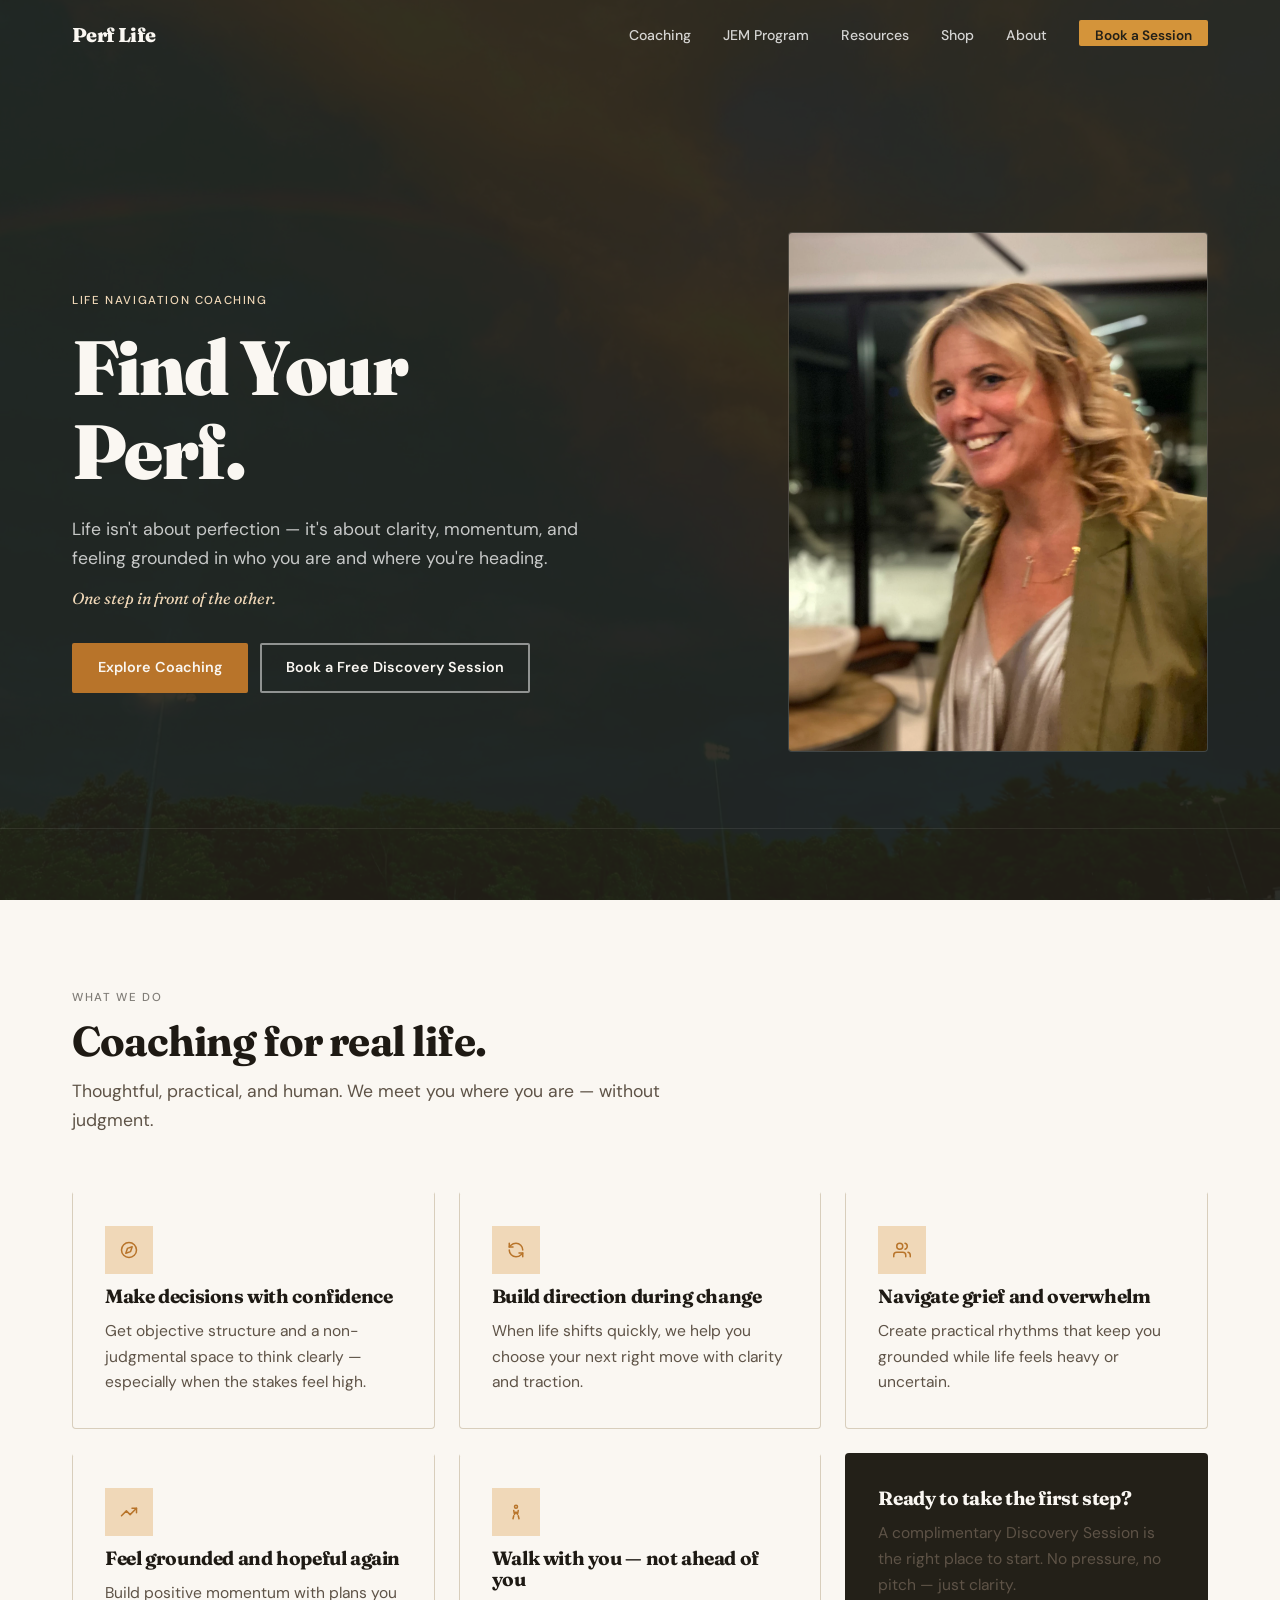
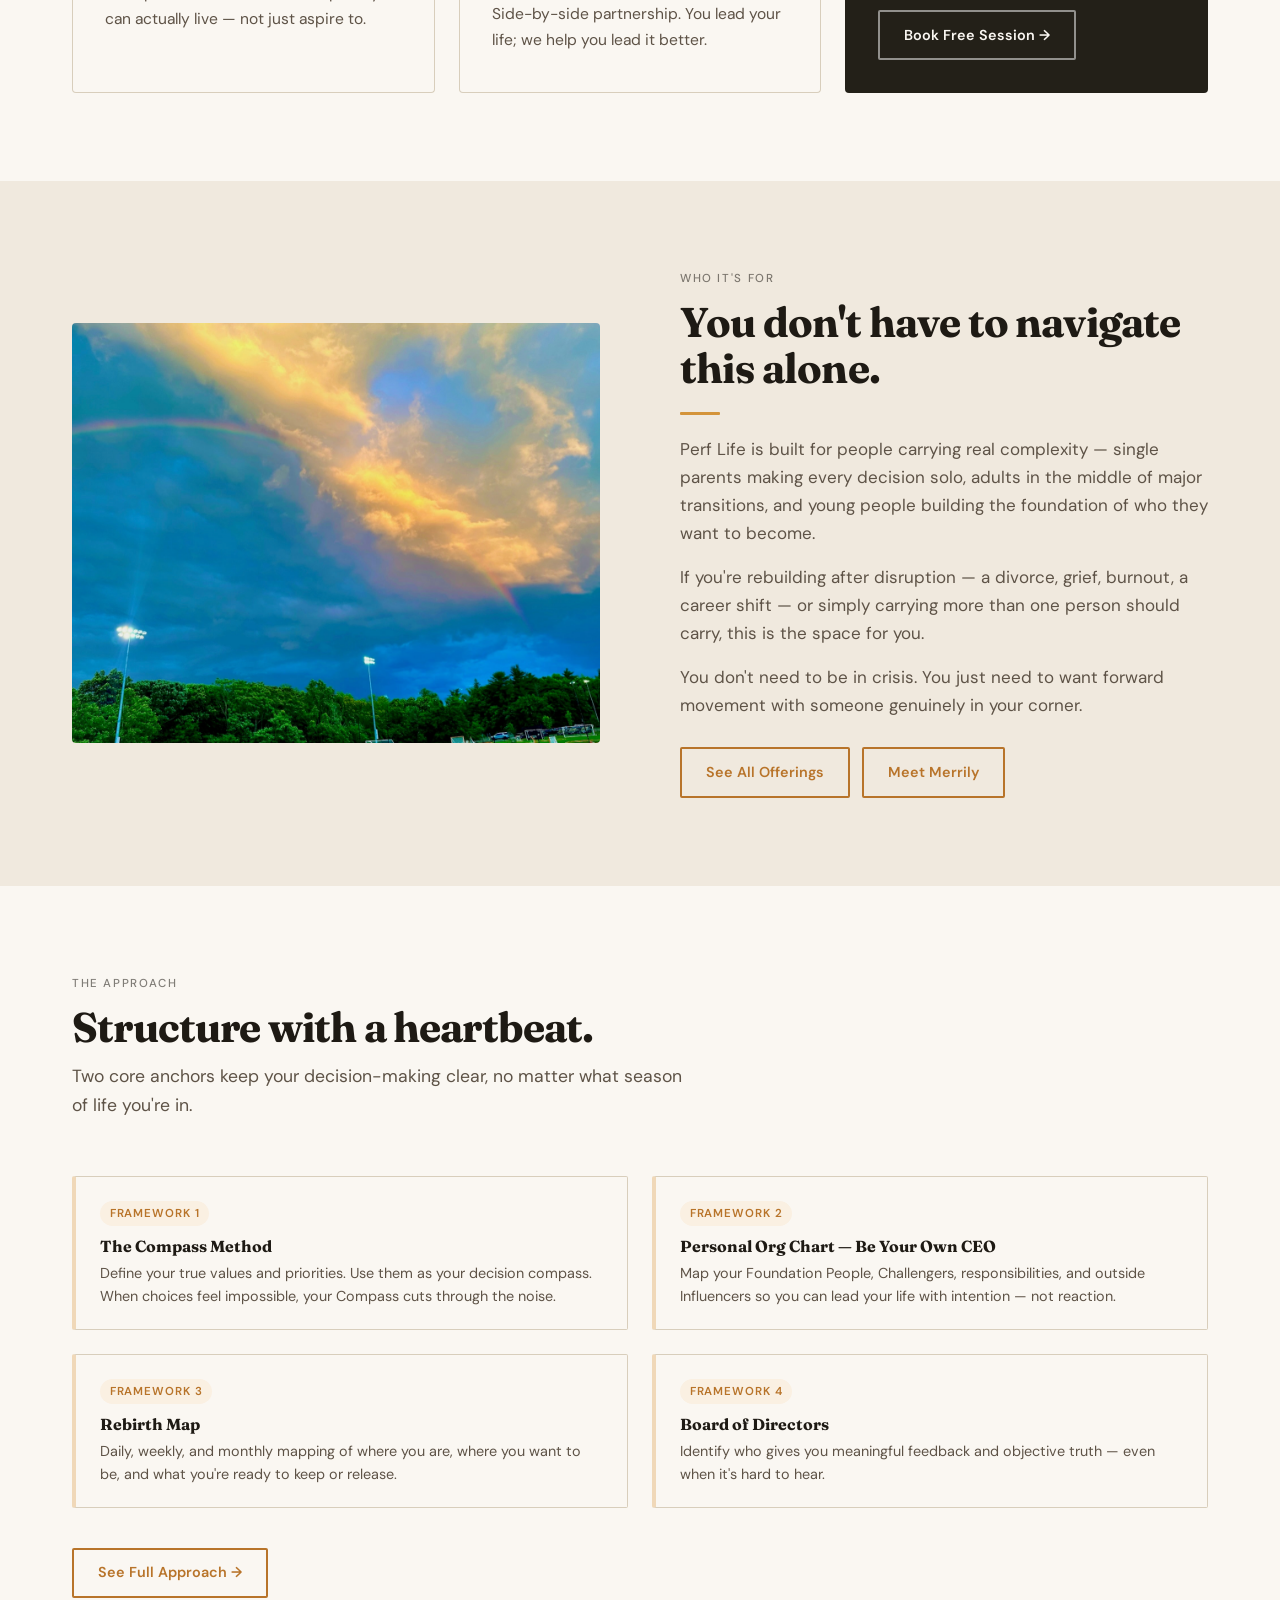
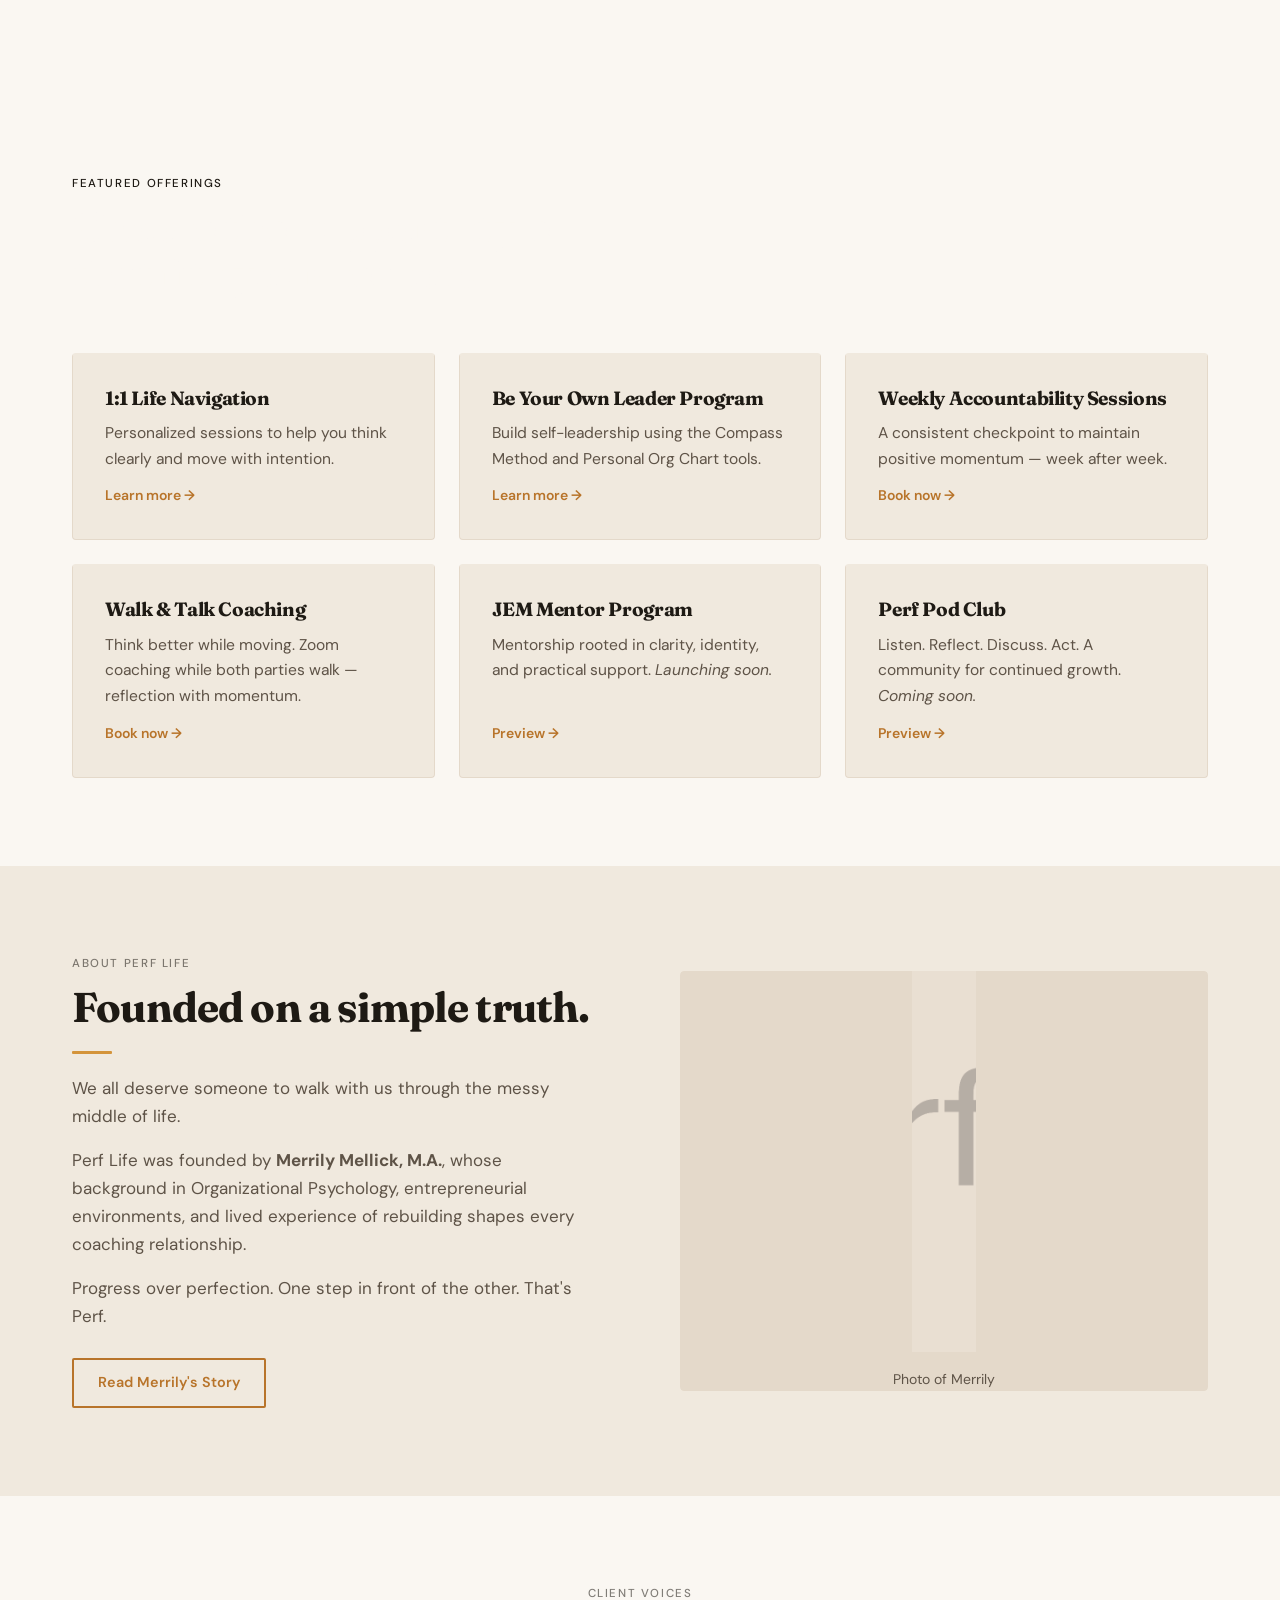
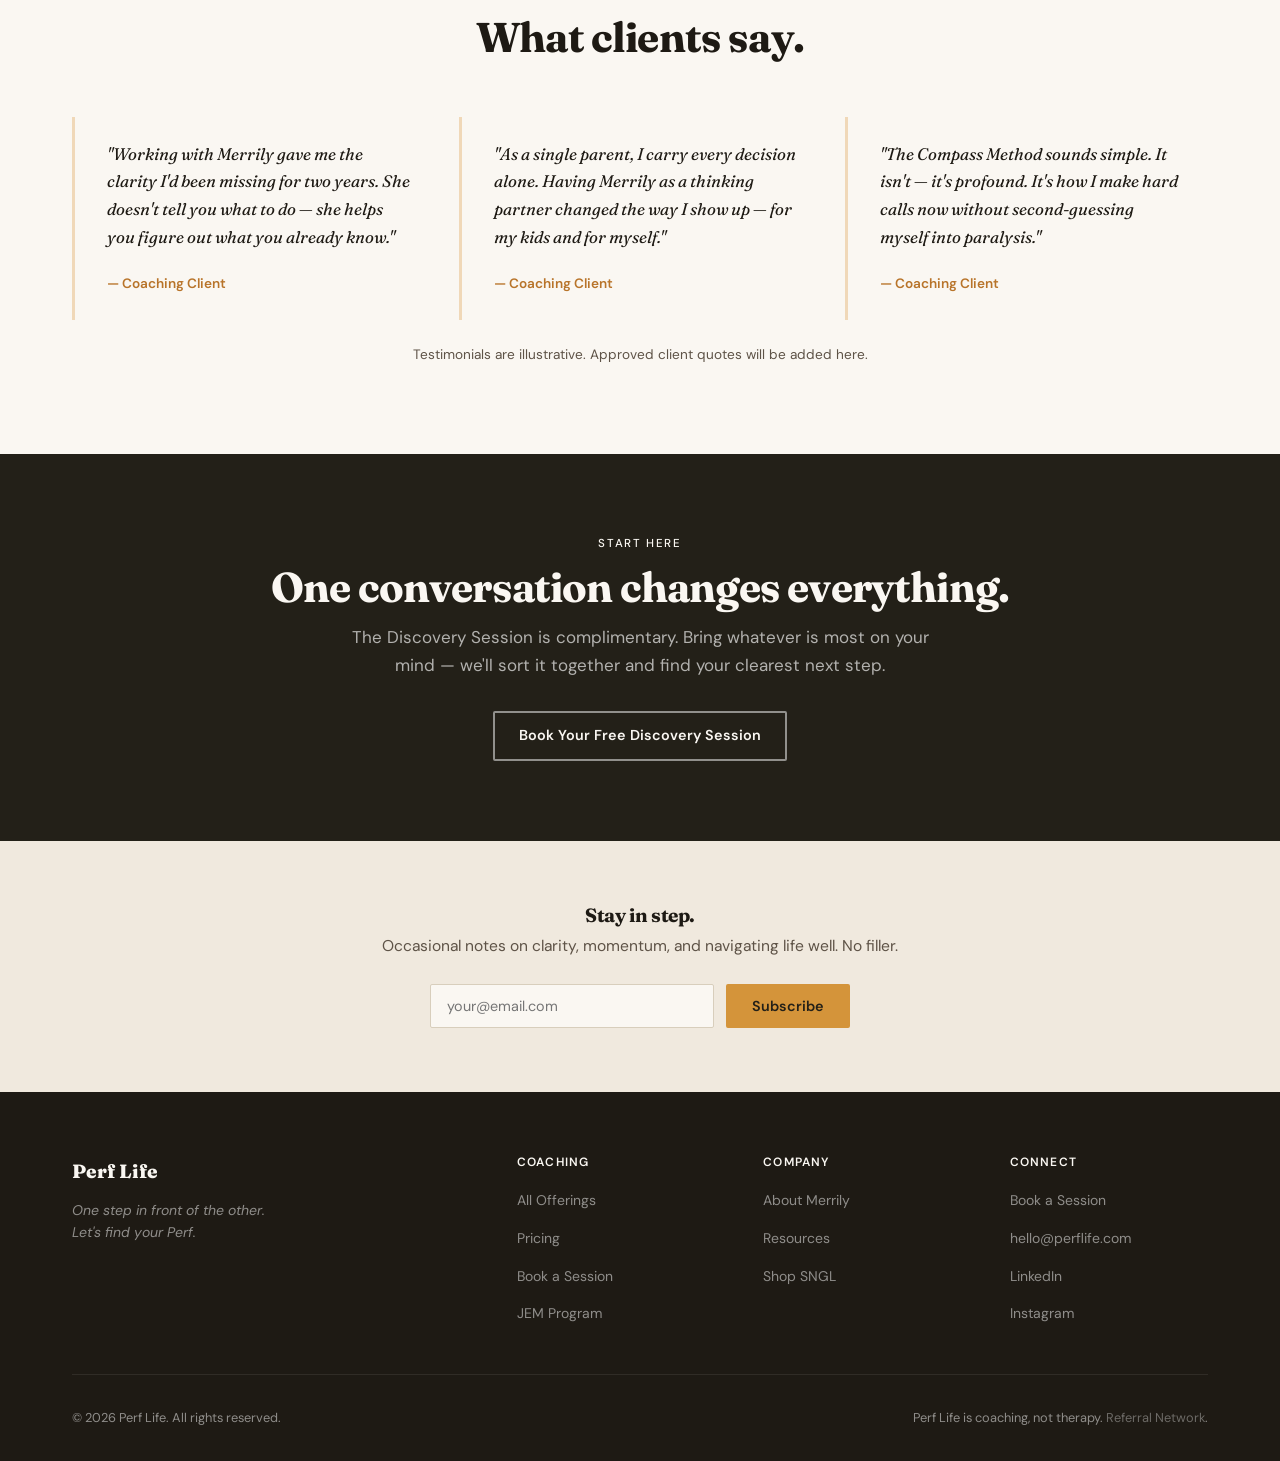
<file: index.html>
<!DOCTYPE html>
<html lang="en">
<head>
  <meta charset="UTF-8">
  <meta name="viewport" content="width=device-width, initial-scale=1.0">
  <title>Perf Life — Life Navigation Coaching</title>
  <meta name="description" content="Perf Life is a personal development coaching practice grounded in thoughtful partnership, self-awareness, and intentional forward movement. Founded by Merrily Mellick, M.A.">
  <link rel="preconnect" href="https://fonts.googleapis.com">
  <link rel="preconnect" href="https://fonts.gstatic.com" crossorigin>
  <link href="https://fonts.googleapis.com/css2?family=Fraunces:ital,opsz,wght@0,9..144,400;0,9..144,700;0,9..144,900;1,9..144,400;1,9..144,700&family=DM+Sans:ital,opsz,wght@0,9..40,400;0,9..40,500;1,9..40,400&display=swap" rel="stylesheet">
  <link rel="stylesheet" href="css/style.css">
</head>
<body>

  <!-- NAV -->
  <nav class="nav" aria-label="Main navigation">
    <div class="nav__inner">
      <a class="nav__logo" href="index.html">
        <img class="nav__logo-mark" src="assets/perf-logo-walker.png" alt="">
        Perf Life
      </a>
      <ul class="nav__links" role="list">
        <li><a href="coaching.html">Coaching</a></li>
        <li><a href="jem-program.html">JEM Program</a></li>
        <li><a href="resources.html">Resources</a></li>
        <li><a href="shop.html">Shop</a></li>
        <li><a href="about.html">About</a></li>
        <li><a href="book.html" class="nav__cta">Book a Session</a></li>
      </ul>
      <button class="nav__burger" aria-label="Open menu" aria-expanded="false">
        <span></span><span></span><span></span>
      </button>
    </div>
  </nav>
  <div class="nav__drawer" aria-label="Mobile navigation">
    <a href="coaching.html">Coaching</a>
    <a href="jem-program.html">JEM Program</a>
    <a href="resources.html">Resources</a>
    <a href="shop.html">Shop</a>
    <a href="about.html">About</a>
    <a href="book.html">Book a Session →</a>
  </div>

  <!-- HERO -->
  <section class="hero">
    <div class="hero__bg" aria-hidden="true"></div>
    <div class="container">
      <div class="hero__inner">
        <div class="hero__content">
          <span class="eyebrow hero__eyebrow">Life Navigation Coaching</span>
          <h1 class="hero__title">Find Your<br>Perf.</h1>
          <p class="hero__lead">
            Life isn't about perfection — it's about clarity, momentum, and feeling grounded in who you are and where you're heading.
          </p>
          <span class="hero__tagline">One step in front of the other.</span>
          <div class="btn-row">
            <a href="coaching.html" class="btn btn--primary">Explore Coaching</a>
            <a href="book.html" class="btn btn--outline">Book a Free Discovery Session</a>
          </div>
        </div>
        <div class="hero__visual">
          <div class="hero__photo-wrap">
            <img src="assets/merrily.jpg" alt="Merrily Mellick, founder of Perf Life">
          </div>
          </div>
        </div>
      </div>
    </div>
    <!-- Walking figure strip -->
    <div class="hero__walker-strip" aria-hidden="true">
      <img class="hero__walker" src="assets/perf-logo-walker.png" alt="">
    </div>
  </section>

  <!-- WHAT WE DO -->
  <section class="section">
    <div class="container">
      <div class="section-head reveal">
        <span class="eyebrow">What We Do</span>
        <h2>Coaching for real life.</h2>
        <p class="lead">Thoughtful, practical, and human. We meet you where you are — without judgment.</p>
      </div>
      <div class="grid grid--3">
        <div class="card reveal">
          <div class="card__icon"><svg width="18" height="18" viewBox="0 0 24 24" fill="none" stroke="currentColor" stroke-width="var(--icon-sw,1.75)" stroke-linecap="var(--icon-lc,round)" stroke-linejoin="round" aria-hidden="true"><circle cx="12" cy="12" r="10"/><polygon points="16.24 7.76 14.12 14.12 7.76 16.24 9.88 9.88 16.24 7.76"/></svg></div>
          <h3>Make decisions with confidence</h3>
          <p>Get objective structure and a non-judgmental space to think clearly — especially when the stakes feel high.</p>
        </div>
        <div class="card reveal">
          <div class="card__icon"><svg width="18" height="18" viewBox="0 0 24 24" fill="none" stroke="currentColor" stroke-width="var(--icon-sw,1.75)" stroke-linecap="var(--icon-lc,round)" stroke-linejoin="round" aria-hidden="true"><path d="M21 12a9 9 0 0 0-9-9 9.75 9.75 0 0 0-6.74 2.74L3 8"/><path d="M3 3v5h5"/><path d="M3 12a9 9 0 0 0 9 9 9.75 9.75 0 0 0 6.74-2.74L21 16"/><path d="M16 16h5v5"/></svg></div>
          <h3>Build direction during change</h3>
          <p>When life shifts quickly, we help you choose your next right move with clarity and traction.</p>
        </div>
        <div class="card reveal">
          <div class="card__icon"><svg width="18" height="18" viewBox="0 0 24 24" fill="none" stroke="currentColor" stroke-width="var(--icon-sw,1.75)" stroke-linecap="var(--icon-lc,round)" stroke-linejoin="round" aria-hidden="true"><path d="M17 21v-2a4 4 0 0 0-4-4H5a4 4 0 0 0-4 4v2"/><circle cx="9" cy="7" r="4"/><path d="M23 21v-2a4 4 0 0 0-3-3.87"/><path d="M16 3.13a4 4 0 0 1 0 7.75"/></svg></div>
          <h3>Navigate grief and overwhelm</h3>
          <p>Create practical rhythms that keep you grounded while life feels heavy or uncertain.</p>
        </div>
        <div class="card reveal">
          <div class="card__icon"><svg width="18" height="18" viewBox="0 0 24 24" fill="none" stroke="currentColor" stroke-width="var(--icon-sw,1.75)" stroke-linecap="var(--icon-lc,round)" stroke-linejoin="round" aria-hidden="true"><polyline points="22 7 13.5 15.5 8.5 10.5 2 17"/><polyline points="16 7 22 7 22 13"/></svg></div>
          <h3>Feel grounded and hopeful again</h3>
          <p>Build positive momentum with plans you can actually live — not just aspire to.</p>
        </div>
        <div class="card reveal">
          <div class="card__icon"><svg width="18" height="18" viewBox="0 0 24 24" fill="none" stroke="currentColor" stroke-width="var(--icon-sw,1.75)" stroke-linecap="var(--icon-lc,round)" stroke-linejoin="round" aria-hidden="true"><circle cx="12" cy="5" r="2"/><path d="m9 10 1 5 2-3 2 3 1-5"/><path d="m8 21 1-4"/><path d="m16 21-1-4"/></svg></div>
          <h3>Walk with you — not ahead of you</h3>
          <p>Side-by-side partnership. You lead your life; we help you lead it better.</p>
        </div>
        <div class="card card--blue reveal">
          <h3>Ready to take the first step?</h3>
          <p>A complimentary Discovery Session is the right place to start. No pressure, no pitch — just clarity.</p>
          <a href="book.html" class="btn btn--outline" style="margin-top:auto;align-self:flex-start;">Book Free Session →</a>
        </div>
      </div>
    </div>
  </section>

  <!-- WHO IT'S FOR -->
  <section class="section section--stone">
    <div class="container">
      <div class="media-text reveal">
        <div class="media-text__image">
          <img src="assets/hero-rainbow.jpg" alt="Rainbow through trees — a symbol of forward momentum">
        </div>
        <div class="media-text__content">
          <span class="eyebrow">Who It's For</span>
          <h2>You don't have to navigate this alone.</h2>
          <div class="divider"></div>
          <p>Perf Life is built for people carrying real complexity — single parents making every decision solo, adults in the middle of major transitions, and young people building the foundation of who they want to become.</p>
          <p>If you're rebuilding after disruption — a divorce, grief, burnout, a career shift — or simply carrying more than one person should carry, this is the space for you.</p>
          <p>You don't need to be in crisis. You just need to want forward movement with someone genuinely in your corner.</p>
          <div class="btn-row">
            <a href="coaching.html" class="btn btn--outline-dark">See All Offerings</a>
            <a href="about.html" class="btn btn--outline-dark">Meet Merrily</a>
          </div>
        </div>
      </div>
    </div>
  </section>

  <!-- APPROACH -->
  <section class="section">
    <div class="container">
      <div class="section-head reveal">
        <span class="eyebrow">The Approach</span>
        <h2>Structure with a heartbeat.</h2>
        <p class="lead">Two core anchors keep your decision-making clear, no matter what season of life you're in.</p>
      </div>
      <div class="grid grid--2">
        <div class="framework-item reveal">
          <span class="tag">Framework 1</span>
          <h4 style="margin-top:0.75rem;">The Compass Method</h4>
          <p>Define your true values and priorities. Use them as your decision compass. When choices feel impossible, your Compass cuts through the noise.</p>
        </div>
        <div class="framework-item reveal">
          <span class="tag">Framework 2</span>
          <h4 style="margin-top:0.75rem;">Personal Org Chart — Be Your Own CEO</h4>
          <p>Map your Foundation People, Challengers, responsibilities, and outside Influencers so you can lead your life with intention — not reaction.</p>
        </div>
        <div class="framework-item reveal">
          <span class="tag">Framework 3</span>
          <h4 style="margin-top:0.75rem;">Rebirth Map</h4>
          <p>Daily, weekly, and monthly mapping of where you are, where you want to be, and what you're ready to keep or release.</p>
        </div>
        <div class="framework-item reveal">
          <span class="tag">Framework 4</span>
          <h4 style="margin-top:0.75rem;">Board of Directors</h4>
          <p>Identify who gives you meaningful feedback and objective truth — even when it's hard to hear.</p>
        </div>
      </div>
      <div style="margin-top:2.5rem;" class="reveal">
        <a href="about.html" class="btn btn--outline-dark">See Full Approach →</a>
      </div>
    </div>
  </section>

  <!-- OFFERINGS -->
  <section class="section section--blue">
    <div class="container">
      <div class="section-head reveal">
        <span class="eyebrow" style="color:var(--blue-pale);opacity:1;">Featured Offerings</span>
        <h2 style="color:var(--white);">Choose the support style<br>that fits your season.</h2>
      </div>
      <div class="grid grid--3">
        <div class="card card--stone reveal">
          <h3>1:1 Life Navigation</h3>
          <p>Personalized sessions to help you think clearly and move with intention.</p>
          <a href="coaching.html">Learn more →</a>
        </div>
        <div class="card card--stone reveal">
          <h3>Be Your Own Leader Program</h3>
          <p>Build self-leadership using the Compass Method and Personal Org Chart tools.</p>
          <a href="coaching.html">Learn more →</a>
        </div>
        <div class="card card--stone reveal">
          <h3>Weekly Accountability Sessions</h3>
          <p>A consistent checkpoint to maintain positive momentum — week after week.</p>
          <a href="book.html">Book now →</a>
        </div>
        <div class="card card--stone reveal">
          <h3>Walk &amp; Talk Coaching</h3>
          <p>Think better while moving. Zoom coaching while both parties walk — reflection with momentum.</p>
          <a href="book.html">Book now →</a>
        </div>
        <div class="card card--stone reveal">
          <h3>JEM Mentor Program</h3>
          <p>Mentorship rooted in clarity, identity, and practical support. <em>Launching soon.</em></p>
          <a href="jem-program.html">Preview →</a>
        </div>
        <div class="card card--stone reveal">
          <h3>Perf Pod Club</h3>
          <p>Listen. Reflect. Discuss. Act. A community for continued growth. <em>Coming soon.</em></p>
          <a href="resources.html">Preview →</a>
        </div>
      </div>
    </div>
  </section>

  <!-- ABOUT BLURB -->
  <section class="section section--stone">
    <div class="container">
      <div class="media-text media-text--flip reveal">
        <div class="media-text__image">
          <!-- Replace with Merrily's photo -->
          <div class="media-text__image--placeholder">
            <img src="assets/perf-logo-walker.png" style="width:64px;opacity:0.25;" alt="">
            <span>Photo of Merrily</span>
          </div>
        </div>
        <div class="media-text__content">
          <span class="eyebrow">About Perf Life</span>
          <h2>Founded on a simple truth.</h2>
          <div class="divider"></div>
          <p>We all deserve someone to walk with us through the messy middle of life.</p>
          <p>Perf Life was founded by <strong>Merrily Mellick, M.A.</strong>, whose background in Organizational Psychology, entrepreneurial environments, and lived experience of rebuilding shapes every coaching relationship.</p>
          <p>Progress over perfection. One step in front of the other. That's Perf.</p>
          <div class="btn-row">
            <a href="about.html" class="btn btn--outline-dark">Read Merrily's Story</a>
          </div>
        </div>
      </div>
    </div>
  </section>

  <!-- TESTIMONIALS -->
  <section class="section">
    <div class="container">
      <div class="section-head section-head--center reveal">
        <span class="eyebrow">Client Voices</span>
        <h2>What clients say.</h2>
      </div>
      <div class="grid grid--3">
        <div class="testimonial reveal">
          <blockquote>"Working with Merrily gave me the clarity I'd been missing for two years. She doesn't tell you what to do — she helps you figure out what you already know."</blockquote>
          <cite>— Coaching Client</cite>
        </div>
        <div class="testimonial reveal">
          <blockquote>"As a single parent, I carry every decision alone. Having Merrily as a thinking partner changed the way I show up — for my kids and for myself."</blockquote>
          <cite>— Coaching Client</cite>
        </div>
        <div class="testimonial reveal">
          <blockquote>"The Compass Method sounds simple. It isn't — it's profound. It's how I make hard calls now without second-guessing myself into paralysis."</blockquote>
          <cite>— Coaching Client</cite>
        </div>
      </div>
      <p style="text-align:center;margin-top:1.5rem;font-size:0.85rem;color:var(--ink-2);" class="reveal">Testimonials are illustrative. Approved client quotes will be added here.</p>
    </div>
  </section>

  <!-- CTA -->
  <section class="cta-strip">
    <div class="container">
      <div class="reveal">
        <span class="eyebrow" style="color:var(--blue-pale);opacity:1;">Start Here</span>
        <h2>One conversation changes everything.</h2>
        <p>The Discovery Session is complimentary. Bring whatever is most on your mind — we'll sort it together and find your clearest next step.</p>
        <a href="book.html" class="btn btn--outline">Book Your Free Discovery Session</a>
      </div>
    </div>
  </section>

  <!-- NEWSLETTER -->
  <section class="newsletter">
    <div class="container">
      <h3 class="reveal">Stay in step.</h3>
      <p class="reveal">Occasional notes on clarity, momentum, and navigating life well. No filler.</p>
      <form class="newsletter__form reveal" novalidate>
        <input type="email" placeholder="your@email.com" aria-label="Email address">
        <button type="submit" class="btn btn--primary">Subscribe</button>
      </form>
    </div>
  </section>

  <!-- FOOTER -->
  <footer class="footer">
    <div class="container">
      <div class="footer__grid">
        <div>
          <div class="footer__brand">Perf Life</div>
          <p class="footer__tagline">One step in front of the other.<br>Let's find your Perf.</p>
        </div>
        <div class="footer__col">
          <h4>Coaching</h4>
          <ul>
            <li><a href="coaching.html">All Offerings</a></li>
            <li><a href="coaching.html#pricing">Pricing</a></li>
            <li><a href="book.html">Book a Session</a></li>
            <li><a href="jem-program.html">JEM Program</a></li>
          </ul>
        </div>
        <div class="footer__col">
          <h4>Company</h4>
          <ul>
            <li><a href="about.html">About Merrily</a></li>
            <li><a href="resources.html">Resources</a></li>
            <li><a href="shop.html">Shop SNGL</a></li>
          </ul>
        </div>
        <div class="footer__col">
          <h4>Connect</h4>
          <ul>
            <li><a href="book.html">Book a Session</a></li>
            <li><a href="mailto:hello@perflife.com">hello@perflife.com</a></li>
            <li><a href="#">LinkedIn</a></li>
            <li><a href="#">Instagram</a></li>
          </ul>
        </div>
      </div>
      <div class="footer__bottom">
        <span>© 2026 Perf Life. All rights reserved.</span>
        <span>Perf Life is coaching, not therapy. <a href="#">Referral Network</a>.</span>
      </div>
    </div>
  </footer>

  <script src="js/main.js"></script>
</body>
</html>
</file>
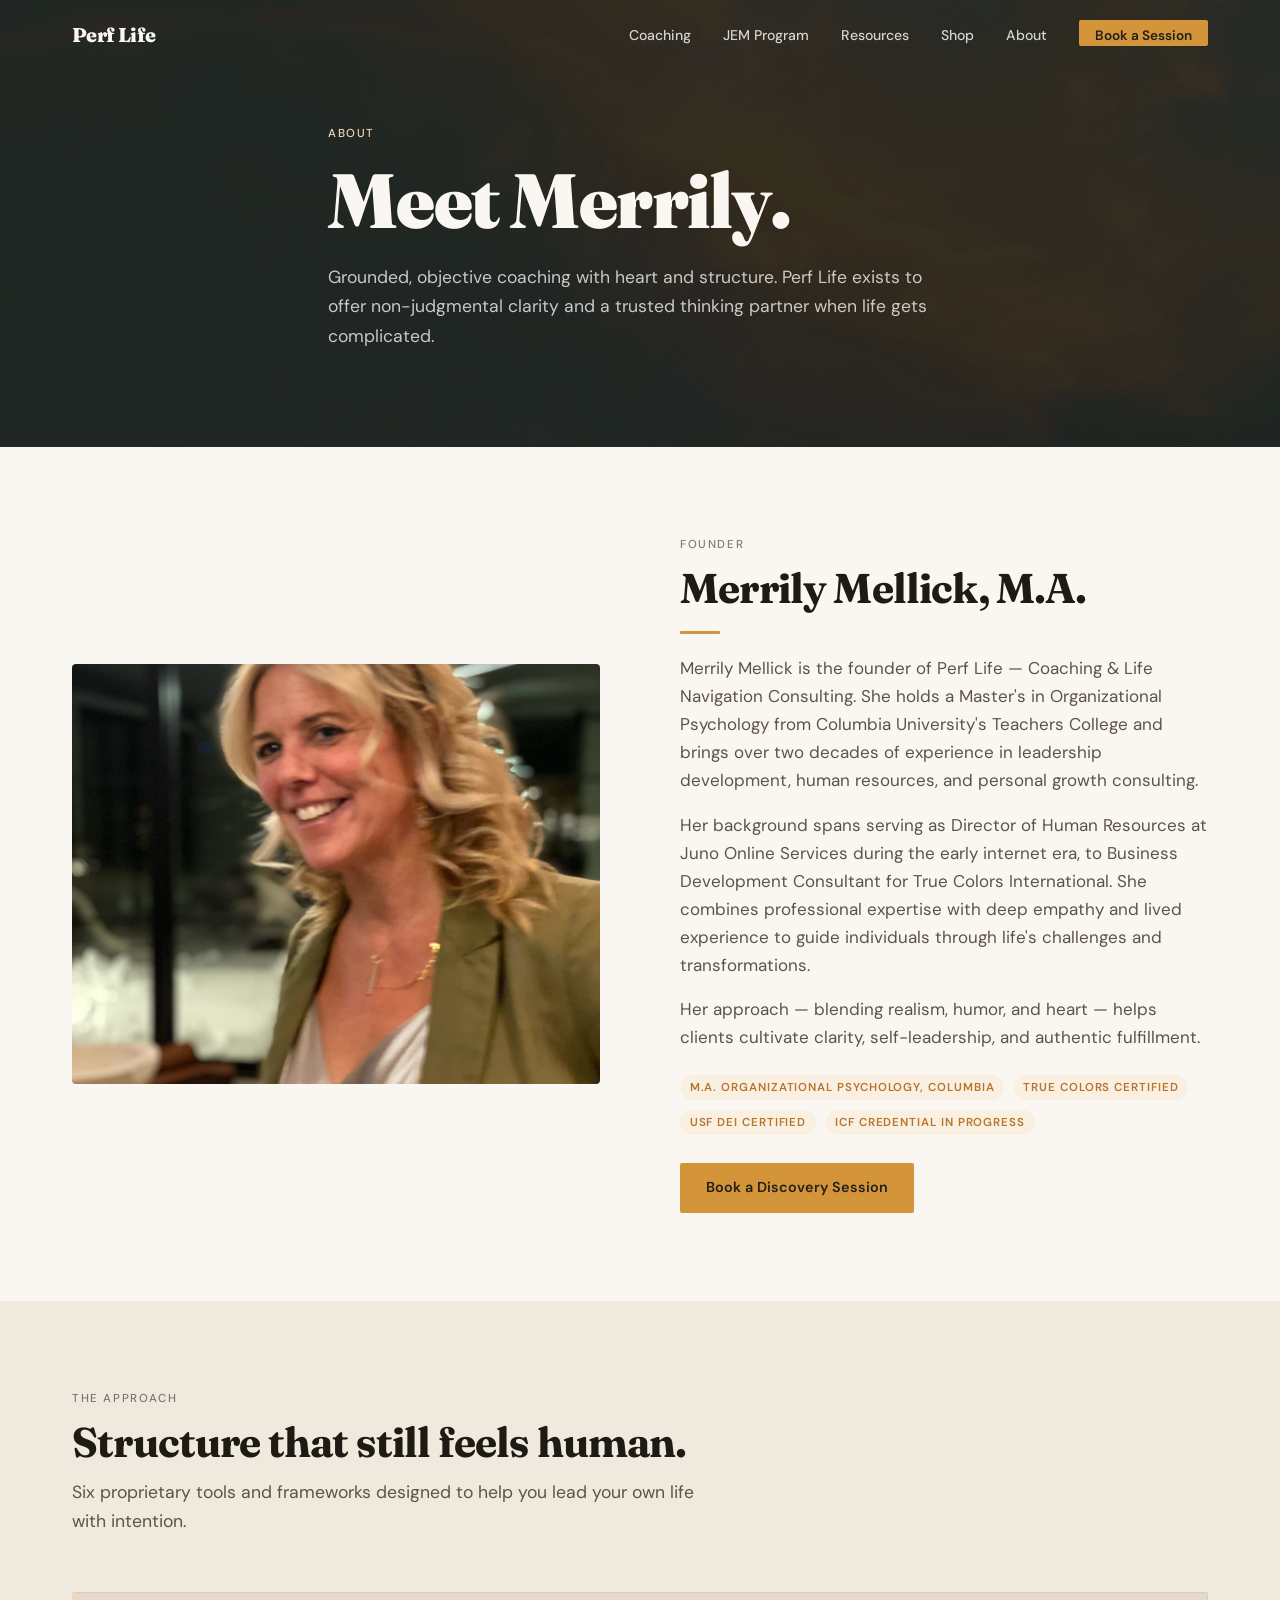
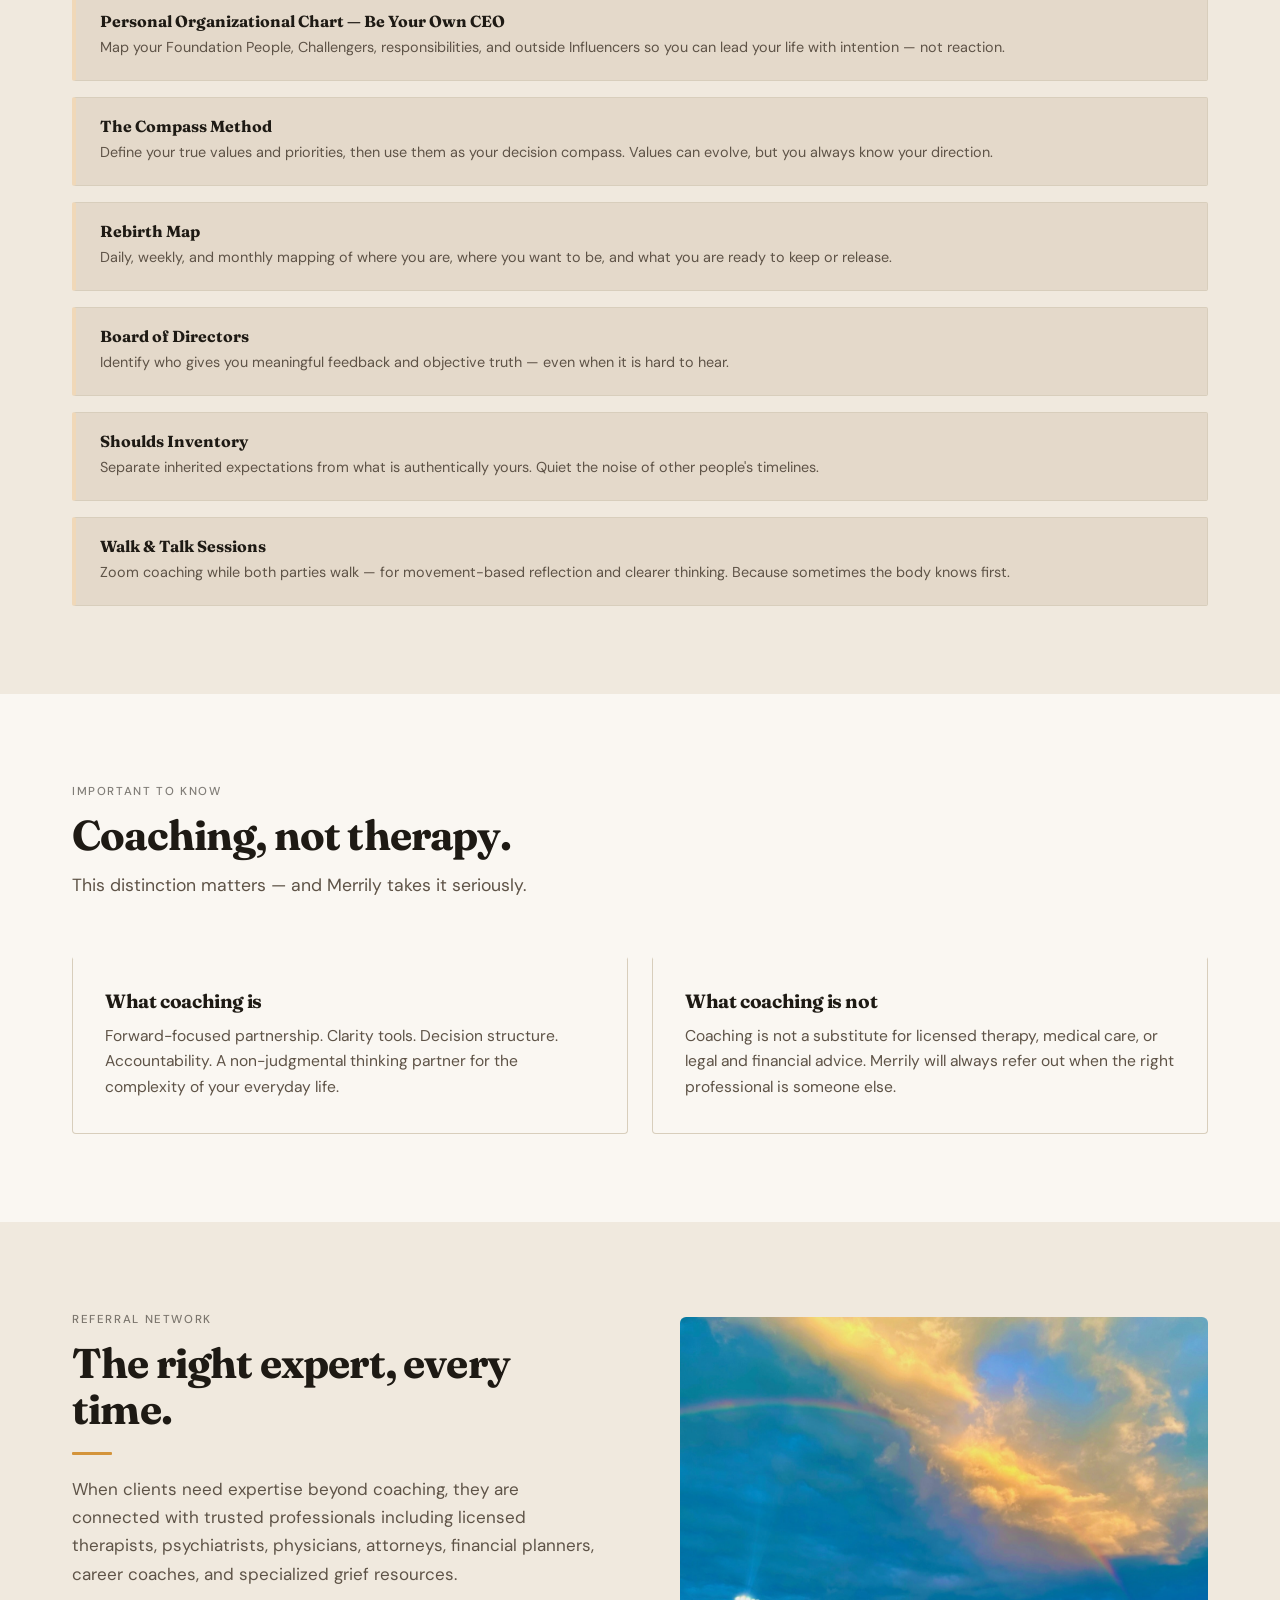
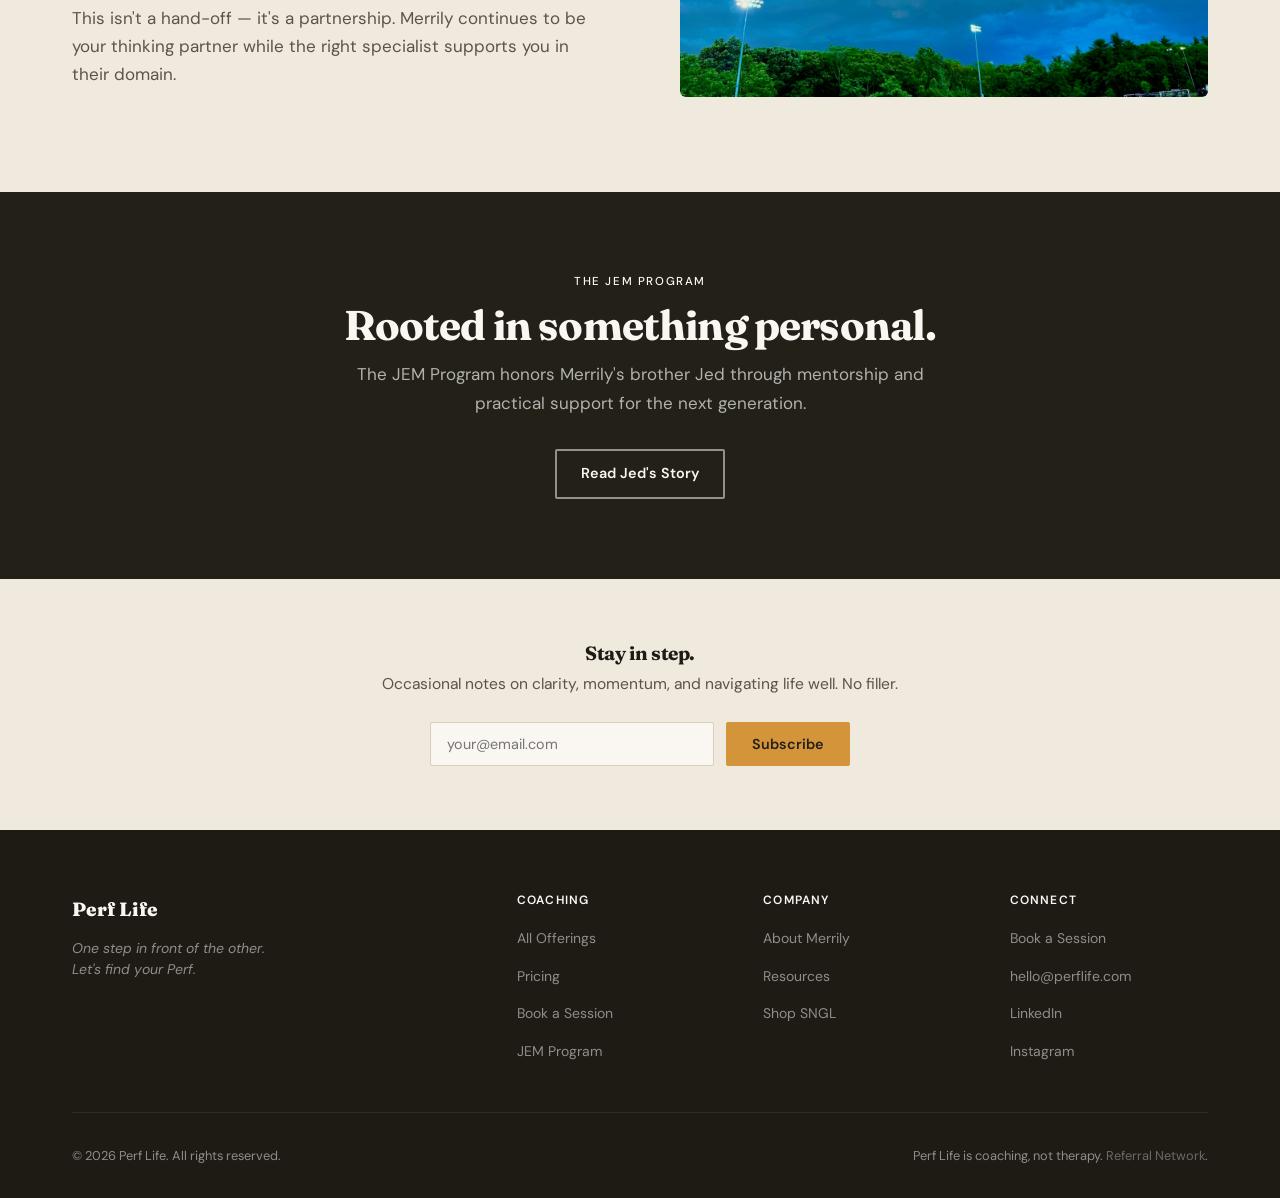
<file: about.html>
<!DOCTYPE html>
<html lang="en">
<head>
  <meta charset="UTF-8">
  <meta name="viewport" content="width=device-width, initial-scale=1.0">
  <title>About Merrily — Perf Life</title>
  <meta name="description" content="Meet Merrily Mellick, M.A. — founder of Perf Life. Organizational psychologist, coach, and trusted thinking partner.">
  <link rel="preconnect" href="https://fonts.googleapis.com">
  <link rel="preconnect" href="https://fonts.gstatic.com" crossorigin>
  <link href="https://fonts.googleapis.com/css2?family=Fraunces:ital,opsz,wght@0,9..144,400;0,9..144,700;0,9..144,900;1,9..144,400;1,9..144,700&family=DM+Sans:ital,opsz,wght@0,9..40,400;0,9..40,500;1,9..40,400&display=swap" rel="stylesheet">
  <link rel="stylesheet" href="css/style.css">
</head>
<body>

  <nav class="nav" aria-label="Main navigation">
    <div class="nav__inner">
      <a class="nav__logo" href="index.html">
        <img class="nav__logo-mark" src="assets/perf-logo-walker.png" alt="">
        Perf Life
      </a>
      <ul class="nav__links" role="list">
        <li><a href="coaching.html">Coaching</a></li>
        <li><a href="jem-program.html">JEM Program</a></li>
        <li><a href="resources.html">Resources</a></li>
        <li><a href="shop.html">Shop</a></li>
        <li><a href="about.html">About</a></li>
        <li><a href="book.html" class="nav__cta">Book a Session</a></li>
      </ul>
      <button class="nav__burger" aria-label="Open menu" aria-expanded="false">
        <span></span><span></span><span></span>
      </button>
    </div>
  </nav>
  <div class="nav__drawer">
    <a href="coaching.html">Coaching</a>
    <a href="jem-program.html">JEM Program</a>
    <a href="resources.html">Resources</a>
    <a href="shop.html">Shop</a>
    <a href="about.html">About</a>
    <a href="book.html">Book a Session →</a>
  </div>

  <!-- HERO -->
  <section class="hero hero--page">
    <div class="hero__bg" aria-hidden="true"></div>
    <div class="container">
      <div class="hero__inner">
        <div class="hero__content">
          <span class="eyebrow hero__eyebrow">About</span>
          <h1 class="hero__title">Meet Merrily.</h1>
          <p class="hero__lead">Grounded, objective coaching with heart and structure. Perf Life exists to offer non-judgmental clarity and a trusted thinking partner when life gets complicated.</p>
        </div>
      </div>
    </div>
  </section>

  <!-- BIO -->
  <section class="section">
    <div class="container">
      <div class="media-text reveal">
        <div class="media-text__image">
          <img src="assets/merrily.jpg" alt="Merrily Mellick, founder of Perf Life">
        </div>
        <div class="media-text__content">
          <span class="eyebrow">Founder</span>
          <h2>Merrily Mellick, M.A.</h2>
          <div class="divider"></div>
          <p>Merrily Mellick is the founder of Perf Life — Coaching &amp; Life Navigation Consulting. She holds a Master's in Organizational Psychology from Columbia University's Teachers College and brings over two decades of experience in leadership development, human resources, and personal growth consulting.</p>
          <p>Her background spans serving as Director of Human Resources at Juno Online Services during the early internet era, to Business Development Consultant for True Colors International. She combines professional expertise with deep empathy and lived experience to guide individuals through life's challenges and transformations.</p>
          <p>Her approach — blending realism, humor, and heart — helps clients cultivate clarity, self-leadership, and authentic fulfillment.</p>
          <div style="display:flex;flex-wrap:wrap;gap:0.6rem;margin-top:1.5rem;">
            <span class="tag">M.A. Organizational Psychology, Columbia</span>
            <span class="tag">True Colors Certified</span>
            <span class="tag">USF DEI Certified</span>
            <span class="tag">ICF Credential in Progress</span>
          </div>
          <div class="btn-row">
            <a href="book.html" class="btn btn--primary">Book a Discovery Session</a>
          </div>
        </div>
      </div>
    </div>
  </section>

  <!-- FRAMEWORKS -->
  <section class="section section--stone">
    <div class="container">
      <div class="section-head reveal">
        <span class="eyebrow">The Approach</span>
        <h2>Structure that still feels human.</h2>
        <p class="lead">Six proprietary tools and frameworks designed to help you lead your own life with intention.</p>
      </div>
      <div class="framework-list">
        <div class="framework-item reveal">
          <h4>Personal Organizational Chart — Be Your Own CEO</h4>
          <p>Map your Foundation People, Challengers, responsibilities, and outside Influencers so you can lead your life with intention — not reaction.</p>
        </div>
        <div class="framework-item reveal">
          <h4>The Compass Method</h4>
          <p>Define your true values and priorities, then use them as your decision compass. Values can evolve, but you always know your direction.</p>
        </div>
        <div class="framework-item reveal">
          <h4>Rebirth Map</h4>
          <p>Daily, weekly, and monthly mapping of where you are, where you want to be, and what you are ready to keep or release.</p>
        </div>
        <div class="framework-item reveal">
          <h4>Board of Directors</h4>
          <p>Identify who gives you meaningful feedback and objective truth — even when it is hard to hear.</p>
        </div>
        <div class="framework-item reveal">
          <h4>Shoulds Inventory</h4>
          <p>Separate inherited expectations from what is authentically yours. Quiet the noise of other people's timelines.</p>
        </div>
        <div class="framework-item reveal">
          <h4>Walk &amp; Talk Sessions</h4>
          <p>Zoom coaching while both parties walk — for movement-based reflection and clearer thinking. Because sometimes the body knows first.</p>
        </div>
      </div>
    </div>
  </section>

  <!-- WHAT MERRILY IS NOT -->
  <section class="section">
    <div class="container">
      <div class="section-head reveal">
        <span class="eyebrow">Important to Know</span>
        <h2>Coaching, not therapy.</h2>
        <p class="lead">This distinction matters — and Merrily takes it seriously.</p>
      </div>
      <div class="grid grid--2 reveal">
        <div class="card">
          <h3>What coaching is</h3>
          <p>Forward-focused partnership. Clarity tools. Decision structure. Accountability. A non-judgmental thinking partner for the complexity of your everyday life.</p>
        </div>
        <div class="card">
          <h3>What coaching is not</h3>
          <p>Coaching is not a substitute for licensed therapy, medical care, or legal and financial advice. Merrily will always refer out when the right professional is someone else.</p>
        </div>
      </div>
    </div>
  </section>

  <!-- REFERRAL NETWORK -->
  <section class="section section--stone">
    <div class="container">
      <div class="media-text media-text--flip reveal">
        <div class="media-text__image">
          <img src="assets/hero-rainbow.jpg" alt="Rainbow — a symbol of connection and forward movement" style="height:380px;object-fit:cover;border-radius:6px;width:100%;">
        </div>
        <div class="media-text__content">
          <span class="eyebrow">Referral Network</span>
          <h2>The right expert, every time.</h2>
          <div class="divider"></div>
          <p>When clients need expertise beyond coaching, they are connected with trusted professionals including licensed therapists, psychiatrists, physicians, attorneys, financial planners, career coaches, and specialized grief resources.</p>
          <p>This isn't a hand-off — it's a partnership. Merrily continues to be your thinking partner while the right specialist supports you in their domain.</p>
        </div>
      </div>
    </div>
  </section>

  <!-- JEM LINK -->
  <section class="cta-strip">
    <div class="container">
      <div class="reveal">
        <span class="eyebrow" style="color:var(--blue-pale);opacity:1;">The JEM Program</span>
        <h2>Rooted in something personal.</h2>
        <p>The JEM Program honors Merrily's brother Jed through mentorship and practical support for the next generation.</p>
        <a href="jem-program.html" class="btn btn--outline">Read Jed's Story</a>
      </div>
    </div>
  </section>

  <!-- NEWSLETTER -->
  <section class="newsletter">
    <div class="container">
      <h3 class="reveal">Stay in step.</h3>
      <p class="reveal">Occasional notes on clarity, momentum, and navigating life well. No filler.</p>
      <form class="newsletter__form reveal" novalidate>
        <input type="email" placeholder="your@email.com" aria-label="Email address">
        <button type="submit" class="btn btn--primary">Subscribe</button>
      </form>
    </div>
  </section>

  <footer class="footer">
    <div class="container">
      <div class="footer__grid">
        <div>
          <div class="footer__brand">Perf Life</div>
          <p class="footer__tagline">One step in front of the other.<br>Let's find your Perf.</p>
        </div>
        <div class="footer__col">
          <h4>Coaching</h4>
          <ul>
            <li><a href="coaching.html">All Offerings</a></li>
            <li><a href="coaching.html#pricing">Pricing</a></li>
            <li><a href="book.html">Book a Session</a></li>
            <li><a href="jem-program.html">JEM Program</a></li>
          </ul>
        </div>
        <div class="footer__col">
          <h4>Company</h4>
          <ul>
            <li><a href="about.html">About Merrily</a></li>
            <li><a href="resources.html">Resources</a></li>
            <li><a href="shop.html">Shop SNGL</a></li>
          </ul>
        </div>
        <div class="footer__col">
          <h4>Connect</h4>
          <ul>
            <li><a href="book.html">Book a Session</a></li>
            <li><a href="mailto:hello@perflife.com">hello@perflife.com</a></li>
            <li><a href="#">LinkedIn</a></li>
            <li><a href="#">Instagram</a></li>
          </ul>
        </div>
      </div>
      <div class="footer__bottom">
        <span>© 2026 Perf Life. All rights reserved.</span>
        <span>Perf Life is coaching, not therapy. <a href="#">Referral Network</a>.</span>
      </div>
    </div>
  </footer>

  <script src="js/main.js"></script>
</body>
</html>
</file>
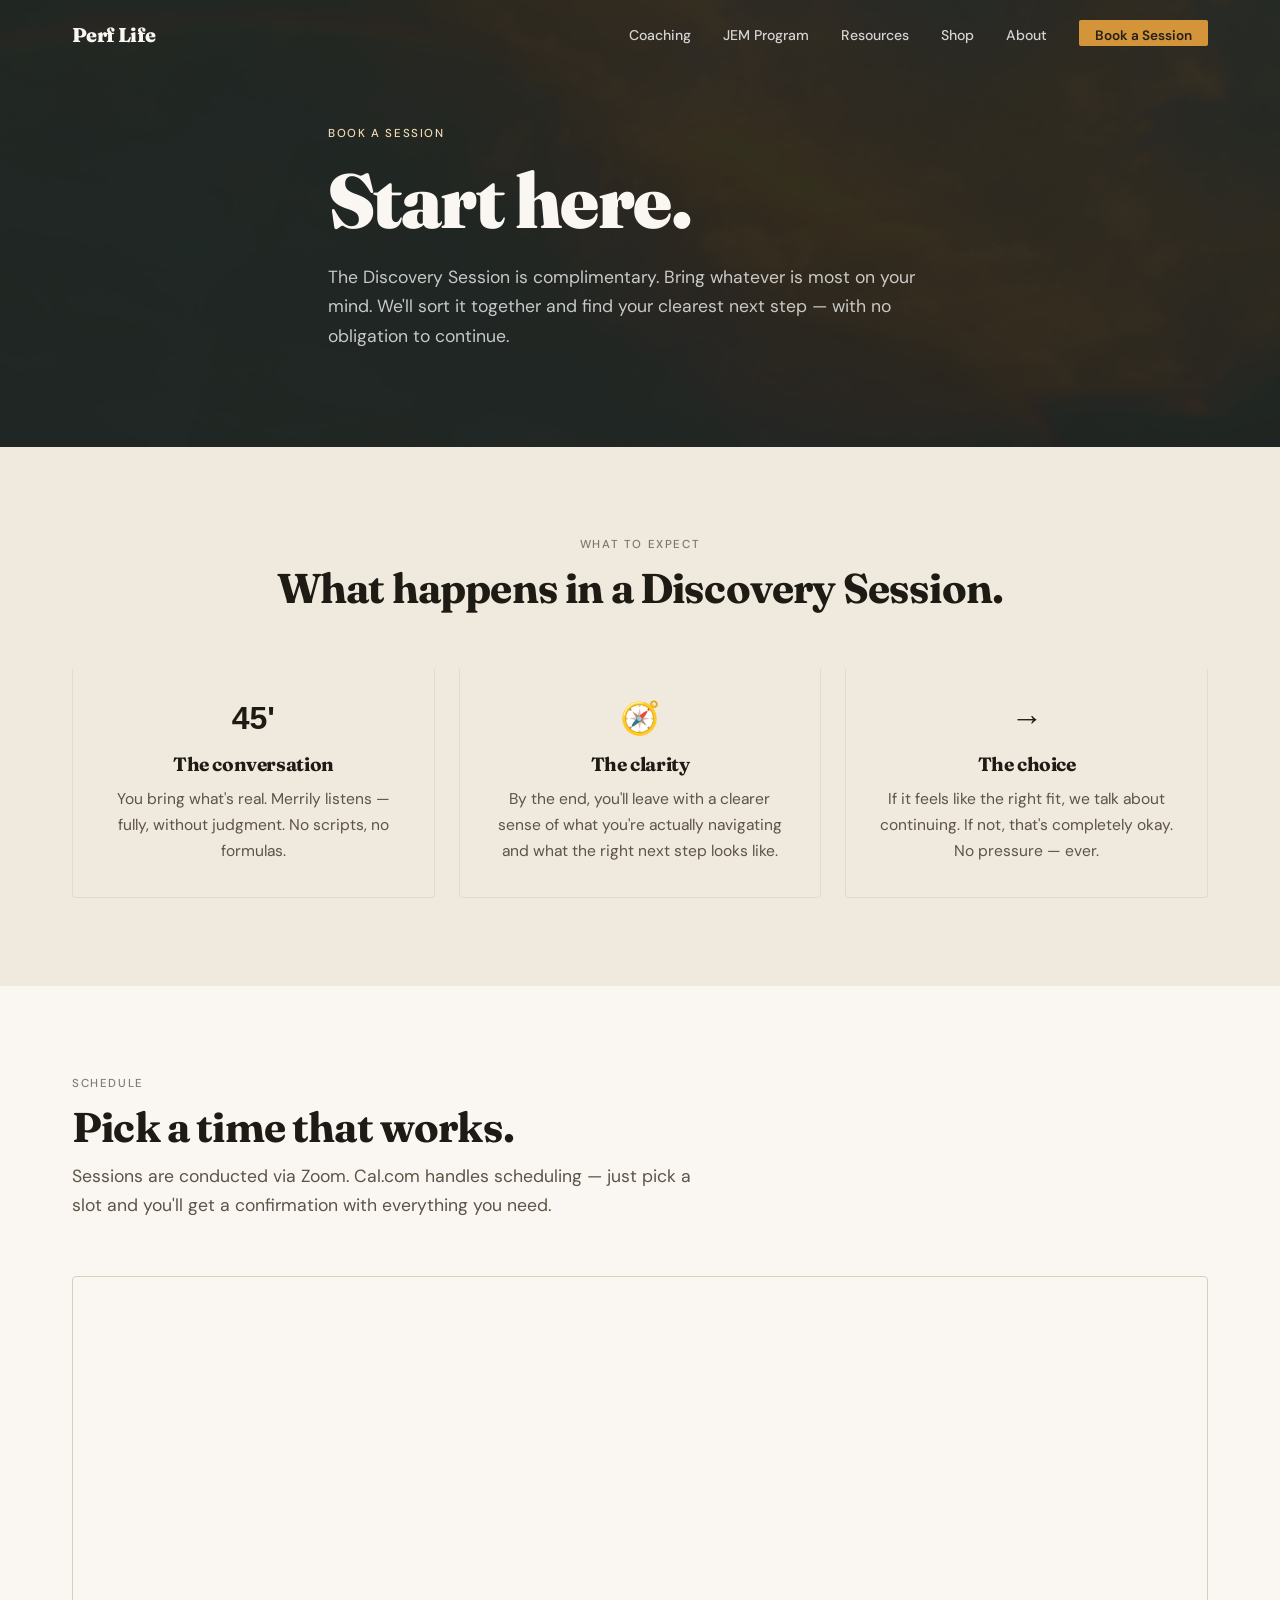
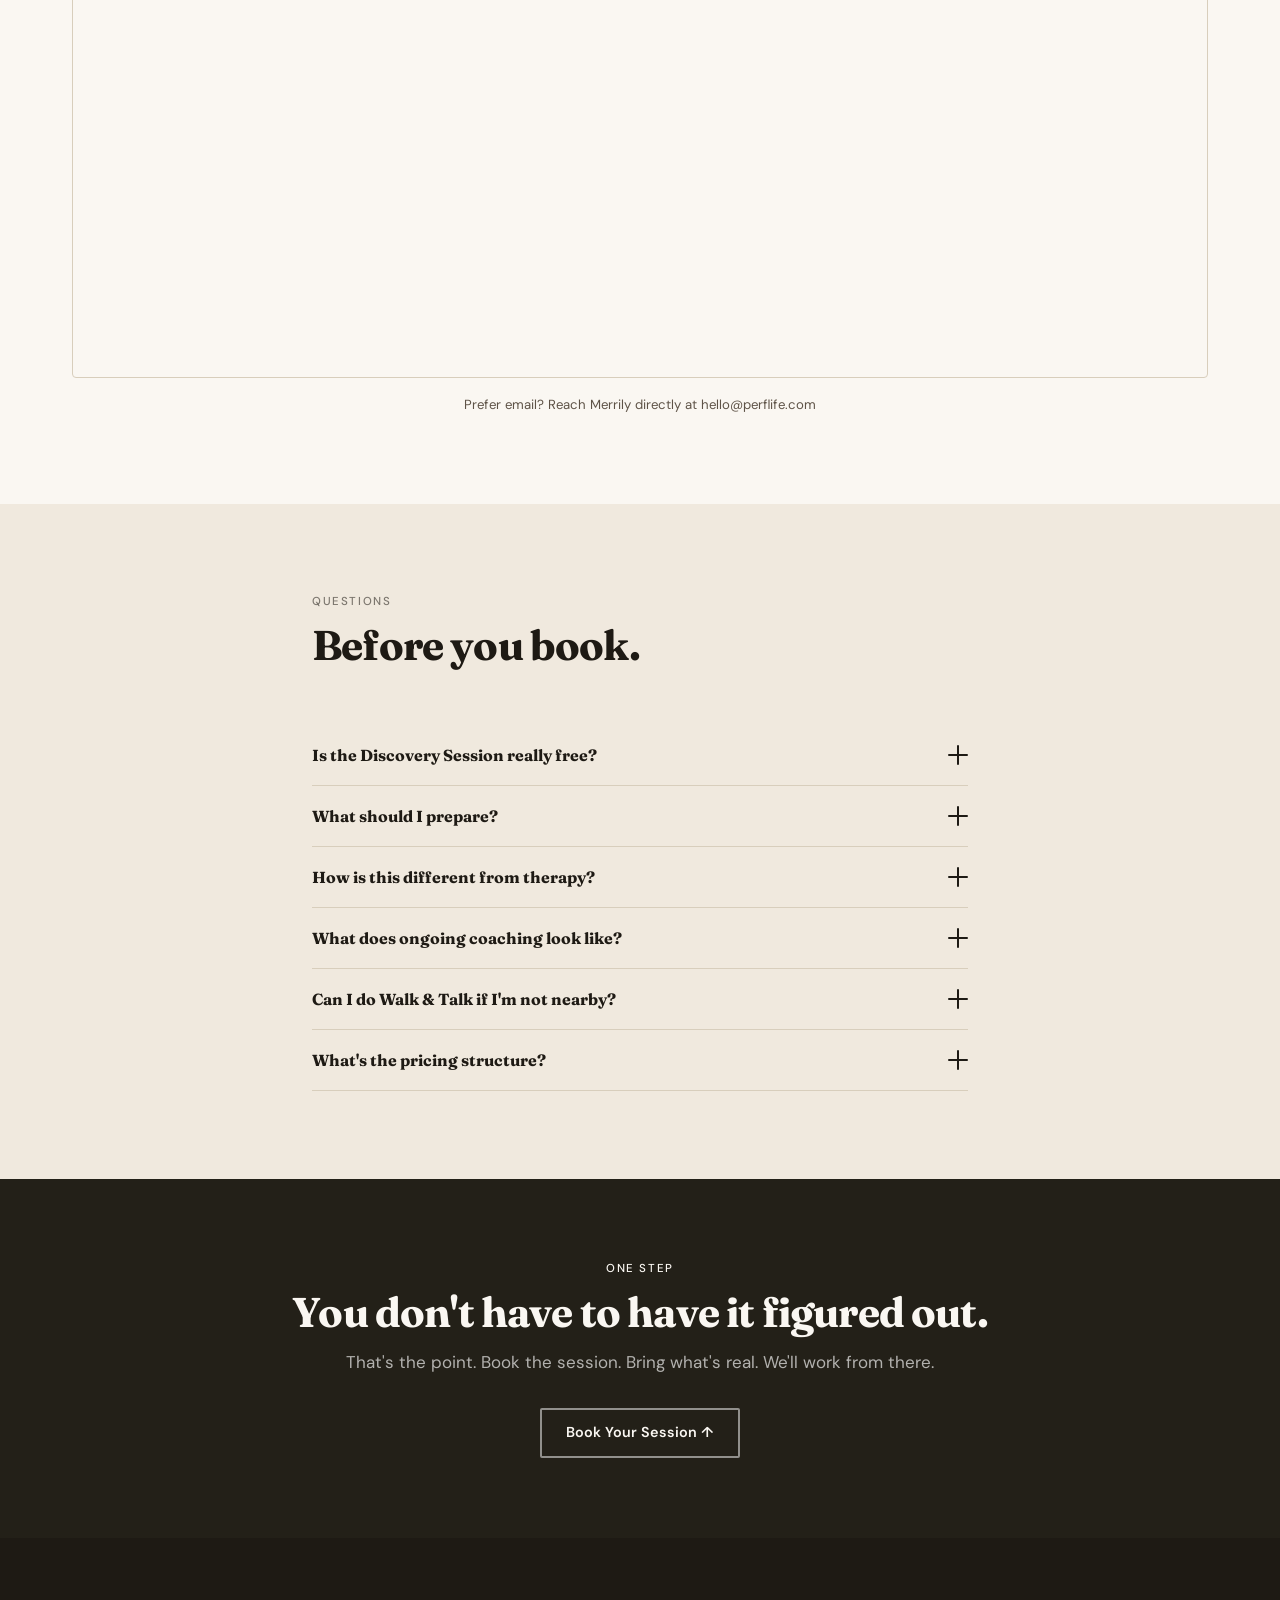
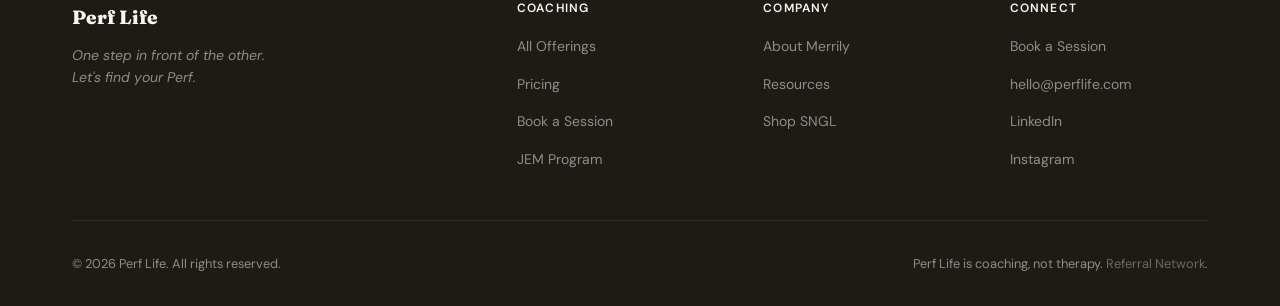
<file: book.html>
<!DOCTYPE html>
<html lang="en">
<head>
  <meta charset="UTF-8">
  <meta name="viewport" content="width=device-width, initial-scale=1.0">
  <title>Book a Session — Perf Life</title>
  <meta name="description" content="Book a complimentary Discovery Session with Merrily Mellick. Bring your real situation — we'll find clarity together.">
  <link rel="preconnect" href="https://fonts.googleapis.com">
  <link rel="preconnect" href="https://fonts.gstatic.com" crossorigin>
  <link href="https://fonts.googleapis.com/css2?family=Fraunces:ital,opsz,wght@0,9..144,400;0,9..144,700;0,9..144,900;1,9..144,400;1,9..144,700&family=DM+Sans:ital,opsz,wght@0,9..40,400;0,9..40,500;1,9..40,400&display=swap" rel="stylesheet">
  <link rel="stylesheet" href="css/style.css">
</head>
<body>

  <nav class="nav" aria-label="Main navigation">
    <div class="nav__inner">
      <a class="nav__logo" href="index.html">
        <img class="nav__logo-mark" src="assets/perf-logo-walker.png" alt="">
        Perf Life
      </a>
      <ul class="nav__links" role="list">
        <li><a href="coaching.html">Coaching</a></li>
        <li><a href="jem-program.html">JEM Program</a></li>
        <li><a href="resources.html">Resources</a></li>
        <li><a href="shop.html">Shop</a></li>
        <li><a href="about.html">About</a></li>
        <li><a href="book.html" class="nav__cta">Book a Session</a></li>
      </ul>
      <button class="nav__burger" aria-label="Open menu" aria-expanded="false">
        <span></span><span></span><span></span>
      </button>
    </div>
  </nav>
  <div class="nav__drawer">
    <a href="coaching.html">Coaching</a>
    <a href="jem-program.html">JEM Program</a>
    <a href="resources.html">Resources</a>
    <a href="shop.html">Shop</a>
    <a href="about.html">About</a>
    <a href="book.html">Book a Session →</a>
  </div>

  <!-- HERO -->
  <section class="hero hero--page">
    <div class="hero__bg" aria-hidden="true"></div>
    <div class="container">
      <div class="hero__inner">
        <div class="hero__content">
          <span class="eyebrow hero__eyebrow">Book a Session</span>
          <h1 class="hero__title">Start here.</h1>
          <p class="hero__lead">The Discovery Session is complimentary. Bring whatever is most on your mind. We'll sort it together and find your clearest next step — with no obligation to continue.</p>
        </div>
      </div>
    </div>
  </section>

  <!-- WHAT TO EXPECT -->
  <section class="section section--stone">
    <div class="container">
      <div class="section-head section-head--center reveal">
        <span class="eyebrow">What to Expect</span>
        <h2>What happens in a Discovery Session.</h2>
      </div>
      <div class="grid grid--3">
        <div class="card card--stone reveal" style="text-align:center;">
          <div style="font-family:'Space Grotesk',sans-serif;font-size:2rem;font-weight:700;color:var(--blue);line-height:1;margin-bottom:0.5rem;">45'</div>
          <h3>The conversation</h3>
          <p>You bring what's real. Merrily listens — fully, without judgment. No scripts, no formulas.</p>
        </div>
        <div class="card card--stone reveal" style="text-align:center;">
          <div style="font-family:'Space Grotesk',sans-serif;font-size:2rem;font-weight:700;color:var(--blue);line-height:1;margin-bottom:0.5rem;">🧭</div>
          <h3>The clarity</h3>
          <p>By the end, you'll leave with a clearer sense of what you're actually navigating and what the right next step looks like.</p>
        </div>
        <div class="card card--stone reveal" style="text-align:center;">
          <div style="font-family:'Space Grotesk',sans-serif;font-size:2rem;font-weight:700;color:var(--blue);line-height:1;margin-bottom:0.5rem;">→</div>
          <h3>The choice</h3>
          <p>If it feels like the right fit, we talk about continuing. If not, that's completely okay. No pressure — ever.</p>
        </div>
      </div>
    </div>
  </section>

  <!-- CALENDAR -->
  <section class="section">
    <div class="container">
      <div class="section-head reveal">
        <span class="eyebrow">Schedule</span>
        <h2>Pick a time that works.</h2>
        <p class="lead">Sessions are conducted via Zoom. Cal.com handles scheduling — just pick a slot and you'll get a confirmation with everything you need.</p>
      </div>

      <!-- Cal.com embed — replace 'your-cal-username/discovery-session' with real cal link -->
      <div class="cal-wrap reveal" id="cal-booking">
        <div style="min-width:320px;height:700px;" id="my-cal-inline"></div>
      </div>

      <p style="margin-top:1rem;font-size:0.825rem;color:var(--ink-2);text-align:center;" class="reveal">
        Prefer email? Reach Merrily directly at <a href="mailto:hello@perflife.com" style="color:var(--blue);">hello@perflife.com</a>
      </p>
    </div>
  </section>

  <!-- FAQ -->
  <section class="section section--stone">
    <div class="container" style="max-width:720px;">
      <div class="section-head reveal">
        <span class="eyebrow">Questions</span>
        <h2>Before you book.</h2>
      </div>
      <div class="faq reveal">
        <div class="faq__item">
          <button class="faq__q">Is the Discovery Session really free? <span class="faq__icon" aria-hidden="true"></span></button>
          <div class="faq__a">Yes, entirely. The Discovery Session is complimentary — no credit card, no commitment, no pitch at the end. It's a genuine conversation to see if Perf Life coaching is the right fit for you.</div>
        </div>
        <div class="faq__item">
          <button class="faq__q">What should I prepare? <span class="faq__icon" aria-hidden="true"></span></button>
          <div class="faq__a">Nothing formal. Just bring what's most alive for you right now — the decision you're stuck on, the situation that keeps circling back, or even just a vague sense that something needs to shift. Merrily will help you name it.</div>
        </div>
        <div class="faq__item">
          <button class="faq__q">How is this different from therapy? <span class="faq__icon" aria-hidden="true"></span></button>
          <div class="faq__a">Coaching is forward-focused — it's about clarity, decisions, and momentum from where you are now. Therapy is clinically trained and often focuses on past patterns and mental health treatment. Merrily is not a licensed therapist and will refer out when therapy is the right fit.</div>
        </div>
        <div class="faq__item">
          <button class="faq__q">What does ongoing coaching look like? <span class="faq__icon" aria-hidden="true"></span></button>
          <div class="faq__a">Most clients do 1–4 sessions per month, depending on what they're navigating. Sessions are typically 60 minutes via Zoom. Between sessions, clients have access to the Perf Life frameworks and can reach Merrily with quick questions. Cadence is always flexible.</div>
        </div>
        <div class="faq__item">
          <button class="faq__q">Can I do Walk &amp; Talk if I'm not nearby? <span class="faq__icon" aria-hidden="true"></span></button>
          <div class="faq__a">Absolutely — Walk &amp; Talk sessions happen over Zoom, with both Merrily and the client walking separately in their own locations. It's a surprisingly effective way to think through complex situations.</div>
        </div>
        <div class="faq__item">
          <button class="faq__q">What's the pricing structure? <span class="faq__icon" aria-hidden="true"></span></button>
          <div class="faq__a">Single sessions are $60/hour. Monthly packages start at $220 for four sessions. These are introductory rates while Merrily completes her ICF credentialing. <a href="coaching.html#pricing" style="color:var(--blue);">See full pricing →</a></div>
        </div>
      </div>
    </div>
  </section>

  <!-- FINAL CTA -->
  <section class="cta-strip">
    <div class="container">
      <div class="reveal">
        <span class="eyebrow" style="color:var(--blue-pale);opacity:1;">One Step</span>
        <h2>You don't have to have it figured out.</h2>
        <p>That's the point. Book the session. Bring what's real. We'll work from there.</p>
        <a href="#cal-booking" class="btn btn--outline">Book Your Session ↑</a>
      </div>
    </div>
  </section>

  <footer class="footer">
    <div class="container">
      <div class="footer__grid">
        <div>
          <div class="footer__brand">Perf Life</div>
          <p class="footer__tagline">One step in front of the other.<br>Let's find your Perf.</p>
        </div>
        <div class="footer__col">
          <h4>Coaching</h4>
          <ul>
            <li><a href="coaching.html">All Offerings</a></li>
            <li><a href="coaching.html#pricing">Pricing</a></li>
            <li><a href="book.html">Book a Session</a></li>
            <li><a href="jem-program.html">JEM Program</a></li>
          </ul>
        </div>
        <div class="footer__col">
          <h4>Company</h4>
          <ul>
            <li><a href="about.html">About Merrily</a></li>
            <li><a href="resources.html">Resources</a></li>
            <li><a href="shop.html">Shop SNGL</a></li>
          </ul>
        </div>
        <div class="footer__col">
          <h4>Connect</h4>
          <ul>
            <li><a href="book.html">Book a Session</a></li>
            <li><a href="mailto:hello@perflife.com">hello@perflife.com</a></li>
            <li><a href="#">LinkedIn</a></li>
            <li><a href="#">Instagram</a></li>
          </ul>
        </div>
      </div>
      <div class="footer__bottom">
        <span>© 2026 Perf Life. All rights reserved.</span>
        <span>Perf Life is coaching, not therapy. <a href="#">Referral Network</a>.</span>
      </div>
    </div>
  </footer>

  <!-- Cal.com embed script — replace 'your-cal-username' with real username -->
  <script type="text/javascript">
    (function (C, A, L) {
      let p = function (a, ar) { a.q.push(ar); };
      let d = C.document;
      C.Cal = C.Cal || function () {
        let cal = C.Cal;
        let ar = arguments;
        if (!cal.loaded) {
          cal.ns = {};
          cal.q = cal.q || [];
          d.head.appendChild(d.createElement('script')).src = A;
          cal.loaded = true;
        }
        if (ar[0] === L) {
          const api = function () { p(api, arguments); };
          const namespace = ar[1];
          api.q = api.q || [];
          if (typeof namespace === 'string') {
            cal.ns[namespace] = cal.ns[namespace] || api;
            p(cal.ns[namespace], ar);
            p(cal, ['initNamespace', namespace]);
          } else p(cal, ar);
          return;
        }
        p(cal, ar);
      };
    })(window, 'https://app.cal.com/embed/embed.js', 'init');
    Cal('init', 'discovery-session', { origin: 'https://cal.com' });
    Cal.ns['discovery-session']('inline', {
      elementOrSelector: '#my-cal-inline',
      config: { layout: 'month_view' },
      calLink: 'your-cal-username/discovery-session'
    });
    Cal.ns['discovery-session']('ui', {
      hideEventTypeDetails: false,
      layout: 'month_view'
    });
  </script>

  <script src="js/main.js"></script>
</body>
</html>
</file>
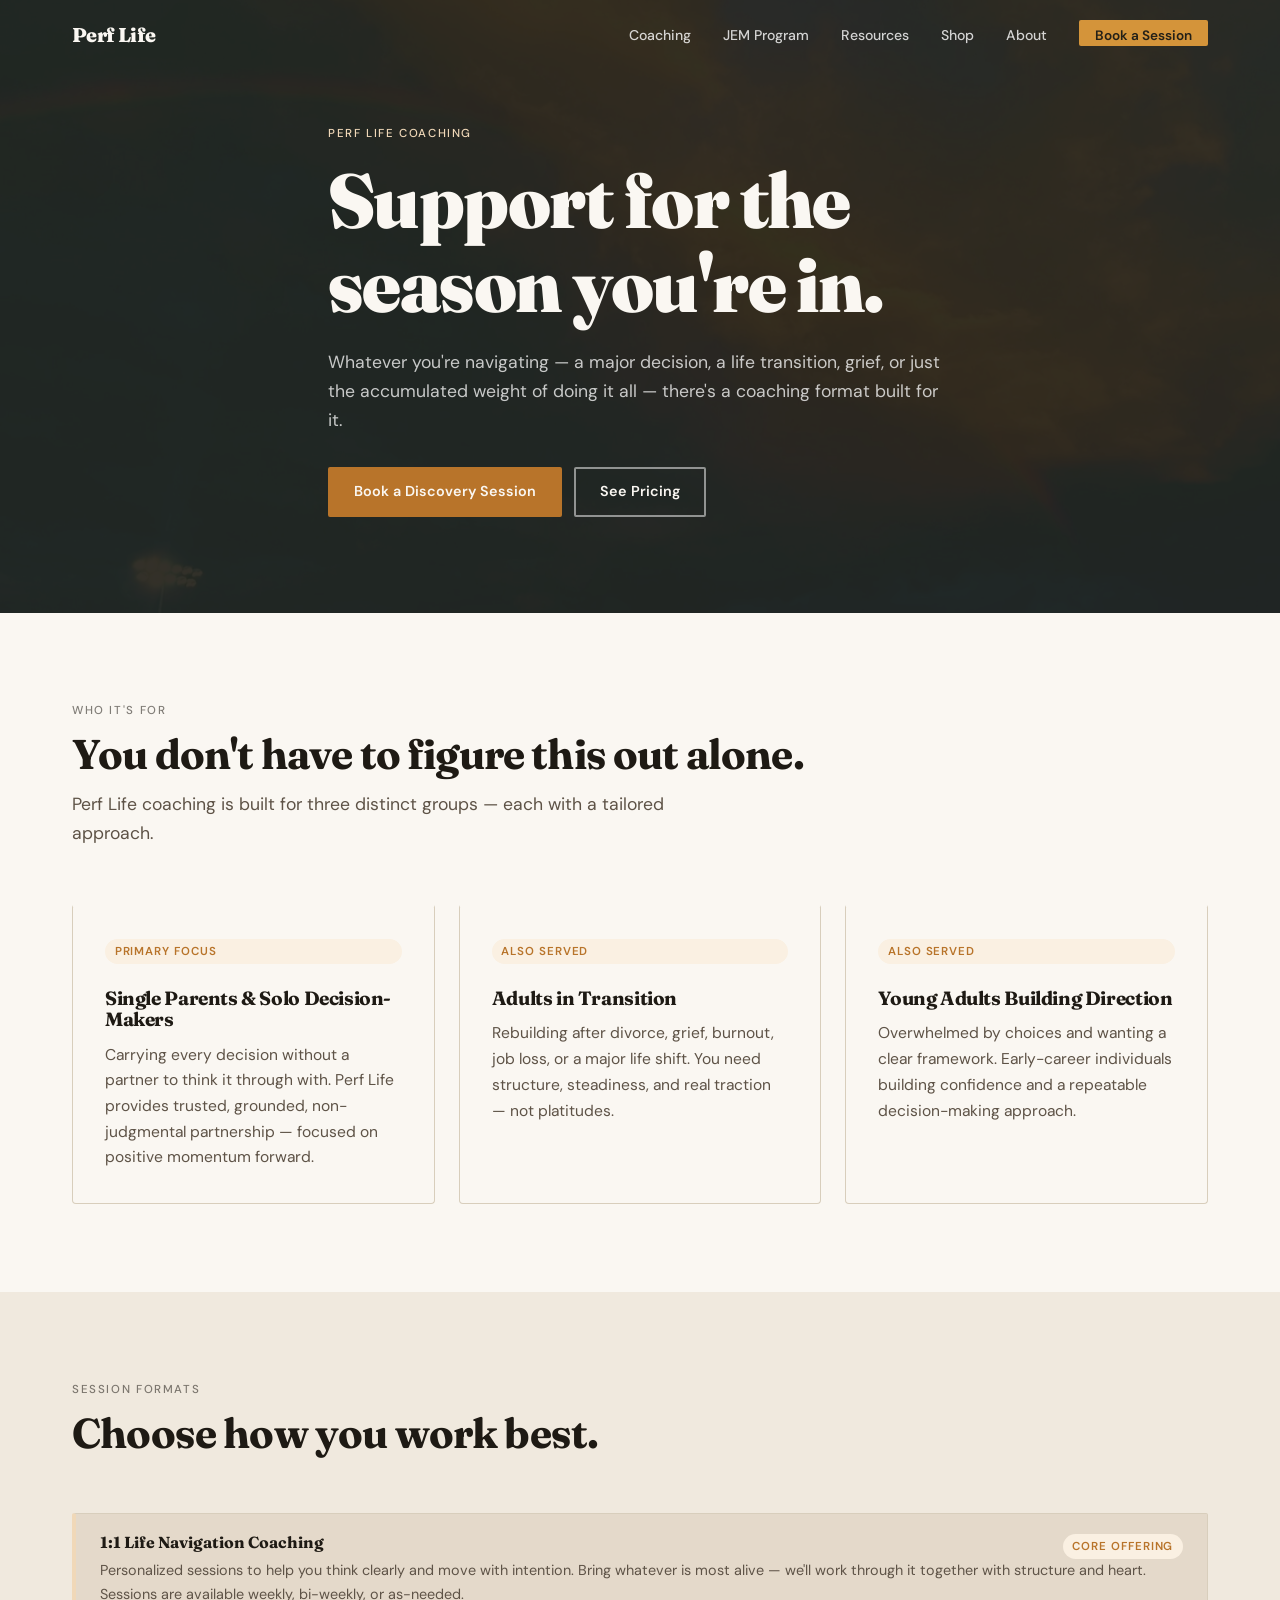
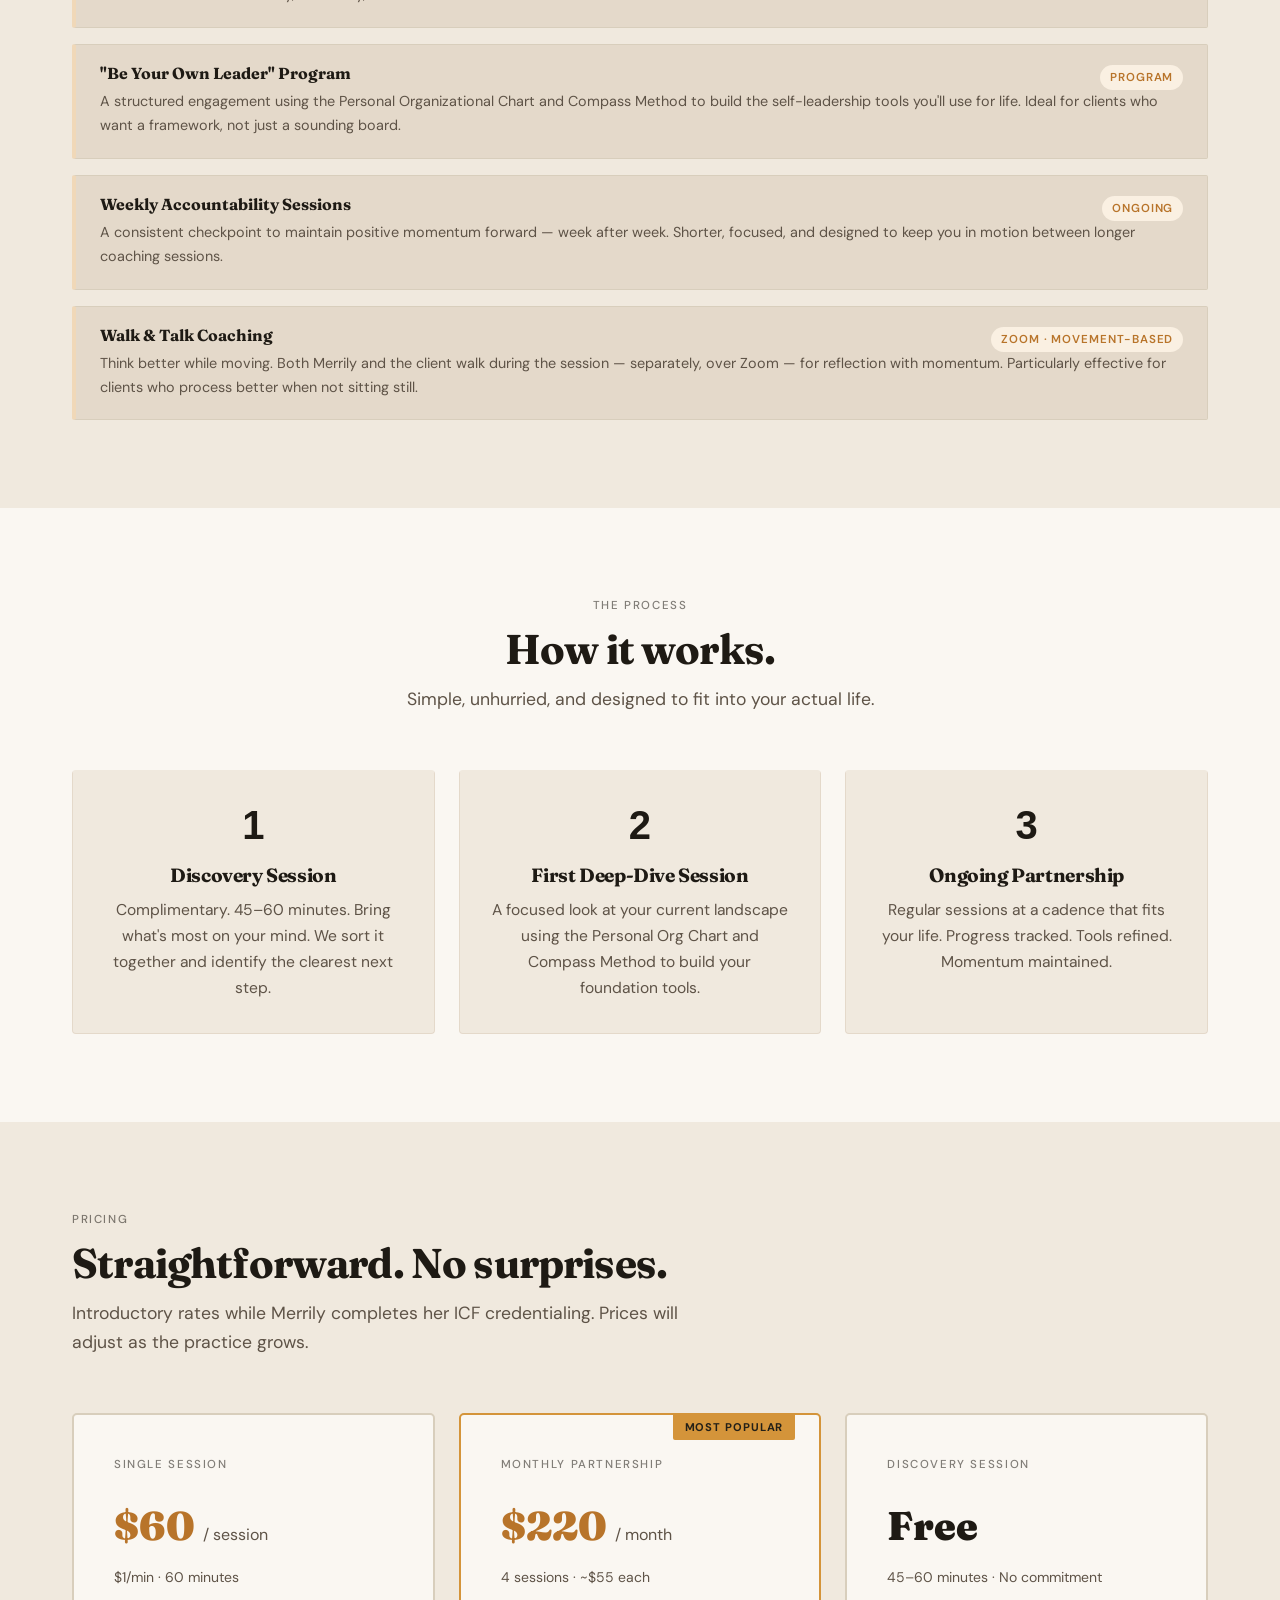
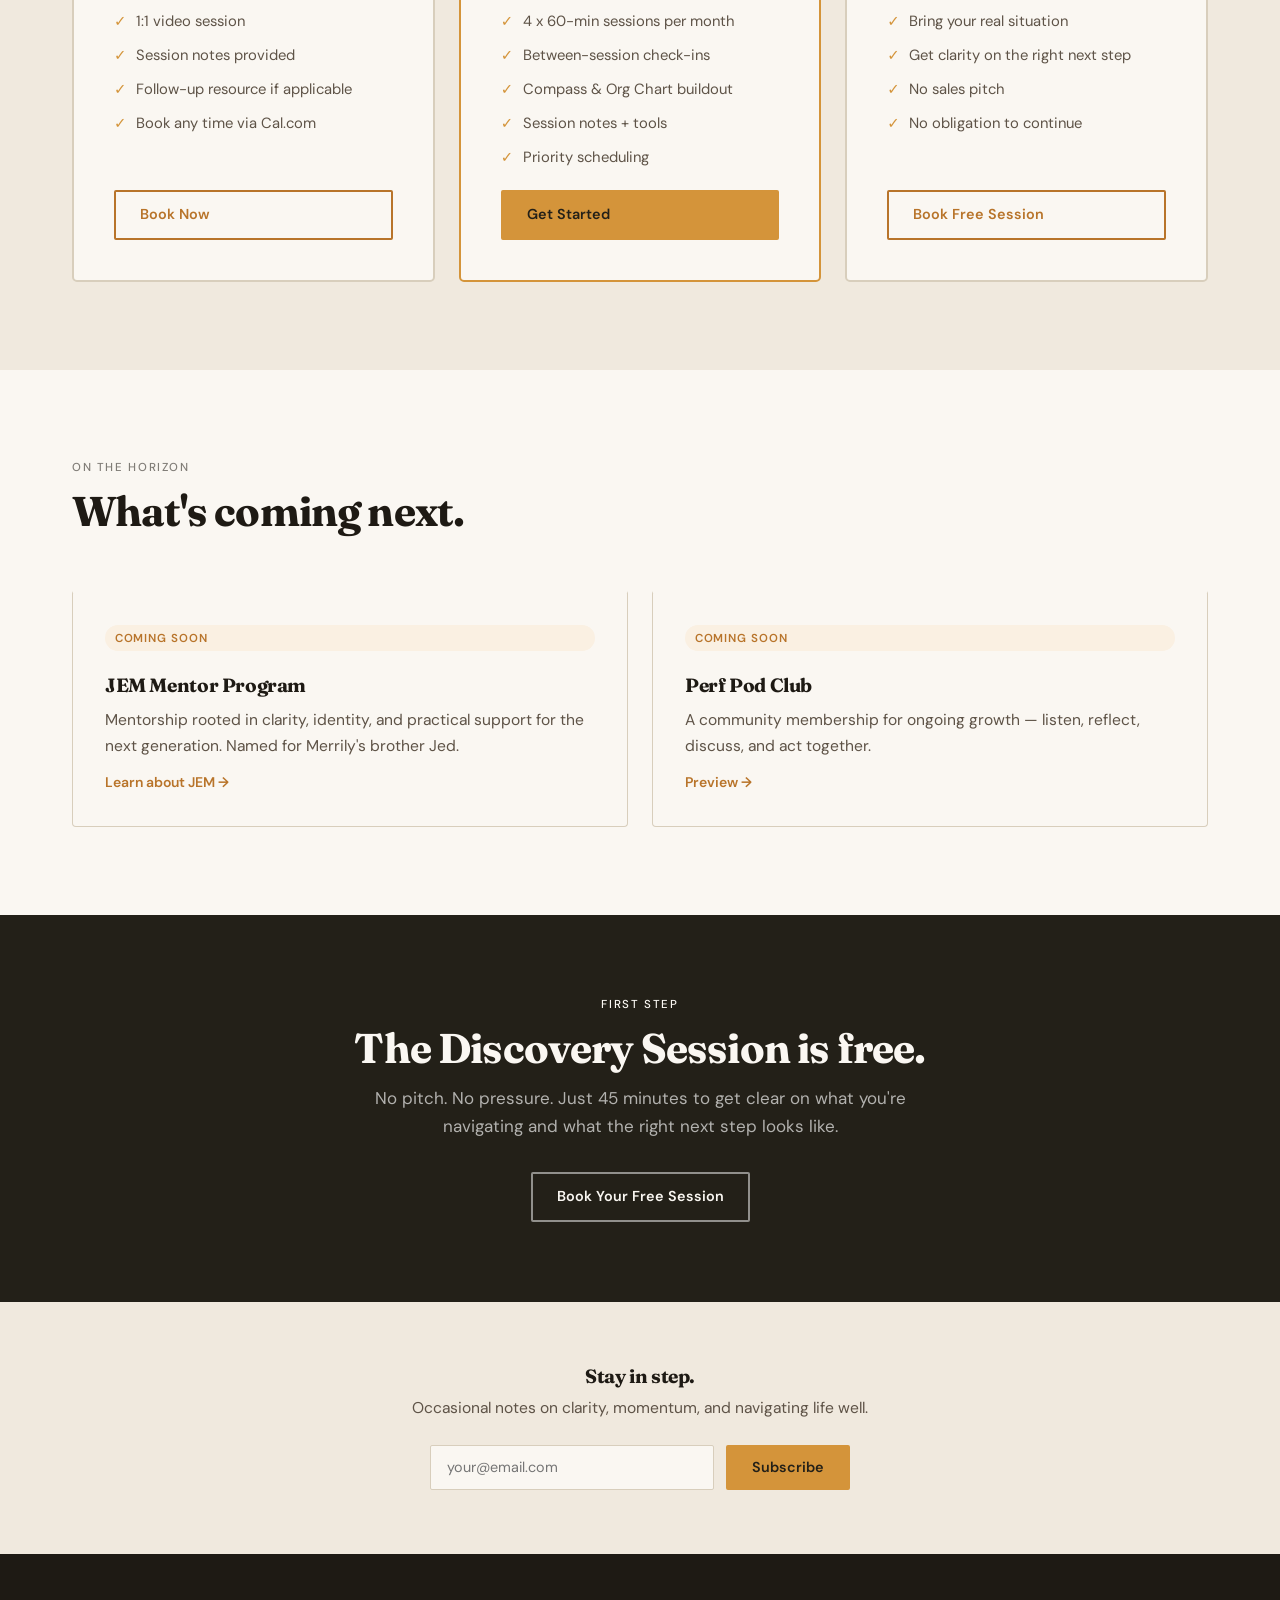
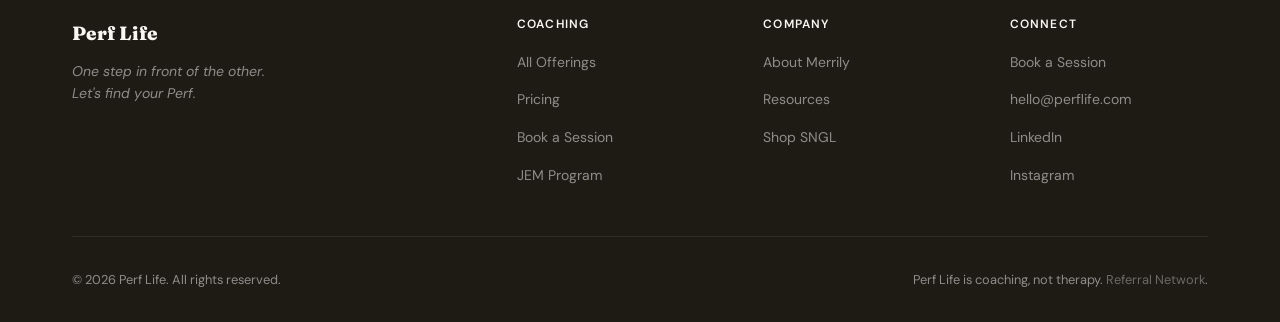
<file: coaching.html>
<!DOCTYPE html>
<html lang="en">
<head>
  <meta charset="UTF-8">
  <meta name="viewport" content="width=device-width, initial-scale=1.0">
  <title>Coaching — Perf Life</title>
  <meta name="description" content="1:1 life navigation coaching, the Be Your Own Leader program, Walk & Talk sessions, and more. Find the support style that fits your season.">
  <link rel="preconnect" href="https://fonts.googleapis.com">
  <link rel="preconnect" href="https://fonts.gstatic.com" crossorigin>
  <link href="https://fonts.googleapis.com/css2?family=Fraunces:ital,opsz,wght@0,9..144,400;0,9..144,700;0,9..144,900;1,9..144,400;1,9..144,700&family=DM+Sans:ital,opsz,wght@0,9..40,400;0,9..40,500;1,9..40,400&display=swap" rel="stylesheet">
  <link rel="stylesheet" href="css/style.css">
</head>
<body>

  <nav class="nav" aria-label="Main navigation">
    <div class="nav__inner">
      <a class="nav__logo" href="index.html">
        <img class="nav__logo-mark" src="assets/perf-logo-walker.png" alt="">
        Perf Life
      </a>
      <ul class="nav__links" role="list">
        <li><a href="coaching.html">Coaching</a></li>
        <li><a href="jem-program.html">JEM Program</a></li>
        <li><a href="resources.html">Resources</a></li>
        <li><a href="shop.html">Shop</a></li>
        <li><a href="about.html">About</a></li>
        <li><a href="book.html" class="nav__cta">Book a Session</a></li>
      </ul>
      <button class="nav__burger" aria-label="Open menu" aria-expanded="false">
        <span></span><span></span><span></span>
      </button>
    </div>
  </nav>
  <div class="nav__drawer">
    <a href="coaching.html">Coaching</a>
    <a href="jem-program.html">JEM Program</a>
    <a href="resources.html">Resources</a>
    <a href="shop.html">Shop</a>
    <a href="about.html">About</a>
    <a href="book.html">Book a Session →</a>
  </div>

  <!-- HERO -->
  <section class="hero hero--page">
    <div class="hero__bg" aria-hidden="true"></div>
    <div class="container">
      <div class="hero__inner">
        <div class="hero__content">
          <span class="eyebrow hero__eyebrow">Perf Life Coaching</span>
          <h1 class="hero__title">Support for the season you're in.</h1>
          <p class="hero__lead">Whatever you're navigating — a major decision, a life transition, grief, or just the accumulated weight of doing it all — there's a coaching format built for it.</p>
          <div class="btn-row">
            <a href="book.html" class="btn btn--primary">Book a Discovery Session</a>
            <a href="#pricing" class="btn btn--outline">See Pricing</a>
          </div>
        </div>
      </div>
    </div>
  </section>

  <!-- WHO IT'S FOR -->
  <section class="section">
    <div class="container">
      <div class="section-head reveal">
        <span class="eyebrow">Who It's For</span>
        <h2>You don't have to figure this out alone.</h2>
        <p class="lead">Perf Life coaching is built for three distinct groups — each with a tailored approach.</p>
      </div>
      <div class="grid grid--3">
        <div class="card reveal">
          <span class="tag">Primary Focus</span>
          <h3 style="margin-top:0.75rem;">Single Parents &amp; Solo Decision-Makers</h3>
          <p>Carrying every decision without a partner to think it through with. Perf Life provides trusted, grounded, non-judgmental partnership — focused on positive momentum forward.</p>
        </div>
        <div class="card reveal">
          <span class="tag">Also Served</span>
          <h3 style="margin-top:0.75rem;">Adults in Transition</h3>
          <p>Rebuilding after divorce, grief, burnout, job loss, or a major life shift. You need structure, steadiness, and real traction — not platitudes.</p>
        </div>
        <div class="card reveal">
          <span class="tag">Also Served</span>
          <h3 style="margin-top:0.75rem;">Young Adults Building Direction</h3>
          <p>Overwhelmed by choices and wanting a clear framework. Early-career individuals building confidence and a repeatable decision-making approach.</p>
        </div>
      </div>
    </div>
  </section>

  <!-- OFFERINGS -->
  <section class="section section--stone">
    <div class="container">
      <div class="section-head reveal">
        <span class="eyebrow">Session Formats</span>
        <h2>Choose how you work best.</h2>
      </div>
      <div class="framework-list">
        <div class="framework-item reveal">
          <div style="display:flex;justify-content:space-between;align-items:flex-start;gap:1rem;flex-wrap:wrap;">
            <h4>1:1 Life Navigation Coaching</h4>
            <span class="tag">Core Offering</span>
          </div>
          <p>Personalized sessions to help you think clearly and move with intention. Bring whatever is most alive — we'll work through it together with structure and heart. Sessions are available weekly, bi-weekly, or as-needed.</p>
        </div>
        <div class="framework-item reveal">
          <div style="display:flex;justify-content:space-between;align-items:flex-start;gap:1rem;flex-wrap:wrap;">
            <h4>"Be Your Own Leader" Program</h4>
            <span class="tag">Program</span>
          </div>
          <p>A structured engagement using the Personal Organizational Chart and Compass Method to build the self-leadership tools you'll use for life. Ideal for clients who want a framework, not just a sounding board.</p>
        </div>
        <div class="framework-item reveal">
          <div style="display:flex;justify-content:space-between;align-items:flex-start;gap:1rem;flex-wrap:wrap;">
            <h4>Weekly Accountability Sessions</h4>
            <span class="tag">Ongoing</span>
          </div>
          <p>A consistent checkpoint to maintain positive momentum forward — week after week. Shorter, focused, and designed to keep you in motion between longer coaching sessions.</p>
        </div>
        <div class="framework-item reveal">
          <div style="display:flex;justify-content:space-between;align-items:flex-start;gap:1rem;flex-wrap:wrap;">
            <h4>Walk &amp; Talk Coaching</h4>
            <span class="tag">Zoom · Movement-Based</span>
          </div>
          <p>Think better while moving. Both Merrily and the client walk during the session — separately, over Zoom — for reflection with momentum. Particularly effective for clients who process better when not sitting still.</p>
        </div>
      </div>
    </div>
  </section>

  <!-- HOW IT WORKS -->
  <section class="section">
    <div class="container">
      <div class="section-head section-head--center reveal">
        <span class="eyebrow">The Process</span>
        <h2>How it works.</h2>
        <p class="lead">Simple, unhurried, and designed to fit into your actual life.</p>
      </div>
      <div class="grid grid--3">
        <div class="card card--stone reveal" style="text-align:center;">
          <div style="font-family:'Space Grotesk',sans-serif;font-size:2.5rem;font-weight:700;color:var(--blue);line-height:1;margin-bottom:0.5rem;">1</div>
          <h3>Discovery Session</h3>
          <p>Complimentary. 45–60 minutes. Bring what's most on your mind. We sort it together and identify the clearest next step.</p>
        </div>
        <div class="card card--stone reveal" style="text-align:center;">
          <div style="font-family:'Space Grotesk',sans-serif;font-size:2.5rem;font-weight:700;color:var(--blue);line-height:1;margin-bottom:0.5rem;">2</div>
          <h3>First Deep-Dive Session</h3>
          <p>A focused look at your current landscape using the Personal Org Chart and Compass Method to build your foundation tools.</p>
        </div>
        <div class="card card--stone reveal" style="text-align:center;">
          <div style="font-family:'Space Grotesk',sans-serif;font-size:2.5rem;font-weight:700;color:var(--blue);line-height:1;margin-bottom:0.5rem;">3</div>
          <h3>Ongoing Partnership</h3>
          <p>Regular sessions at a cadence that fits your life. Progress tracked. Tools refined. Momentum maintained.</p>
        </div>
      </div>
    </div>
  </section>

  <!-- PRICING -->
  <section class="section section--stone" id="pricing">
    <div class="container">
      <div class="section-head reveal">
        <span class="eyebrow">Pricing</span>
        <h2>Straightforward. No surprises.</h2>
        <p class="lead">Introductory rates while Merrily completes her ICF credentialing. Prices will adjust as the practice grows.</p>
      </div>
      <div class="grid grid--3">
        <div class="pricing-card reveal">
          <span class="eyebrow">Single Session</span>
          <div class="pricing__price">$60 <span>/ session</span></div>
          <p style="font-size:0.875rem;color:var(--ink-2);">$1/min · 60 minutes</p>
          <ul class="pricing__features">
            <li>1:1 video session</li>
            <li>Session notes provided</li>
            <li>Follow-up resource if applicable</li>
            <li>Book any time via Cal.com</li>
          </ul>
          <a href="book.html" class="btn btn--outline-dark" style="margin-top:auto;">Book Now</a>
        </div>
        <div class="pricing-card pricing-card--featured reveal">
          <span class="eyebrow">Monthly Partnership</span>
          <div class="pricing__price">$220 <span>/ month</span></div>
          <p style="font-size:0.875rem;color:var(--ink-2);">4 sessions · ~$55 each</p>
          <ul class="pricing__features">
            <li>4 x 60-min sessions per month</li>
            <li>Between-session check-ins</li>
            <li>Compass &amp; Org Chart buildout</li>
            <li>Session notes + tools</li>
            <li>Priority scheduling</li>
          </ul>
          <a href="book.html" class="btn btn--primary" style="margin-top:auto;">Get Started</a>
        </div>
        <div class="pricing-card reveal">
          <span class="eyebrow">Discovery Session</span>
          <div class="pricing__price" style="color:var(--blue-mid);">Free</div>
          <p style="font-size:0.875rem;color:var(--ink-2);">45–60 minutes · No commitment</p>
          <ul class="pricing__features">
            <li>Bring your real situation</li>
            <li>Get clarity on the right next step</li>
            <li>No sales pitch</li>
            <li>No obligation to continue</li>
          </ul>
          <a href="book.html" class="btn btn--outline-dark" style="margin-top:auto;">Book Free Session</a>
        </div>
      </div>
    </div>
  </section>

  <!-- COMING SOON -->
  <section class="section">
    <div class="container">
      <div class="section-head reveal">
        <span class="eyebrow">On the Horizon</span>
        <h2>What's coming next.</h2>
      </div>
      <div class="grid grid--2">
        <div class="card reveal">
          <span class="tag">Coming Soon</span>
          <h3 style="margin-top:0.75rem;">JEM Mentor Program</h3>
          <p>Mentorship rooted in clarity, identity, and practical support for the next generation. Named for Merrily's brother Jed.</p>
          <a href="jem-program.html">Learn about JEM →</a>
        </div>
        <div class="card reveal">
          <span class="tag">Coming Soon</span>
          <h3 style="margin-top:0.75rem;">Perf Pod Club</h3>
          <p>A community membership for ongoing growth — listen, reflect, discuss, and act together.</p>
          <a href="resources.html">Preview →</a>
        </div>
      </div>
    </div>
  </section>

  <!-- CTA -->
  <section class="cta-strip">
    <div class="container">
      <div class="reveal">
        <span class="eyebrow" style="color:var(--blue-pale);opacity:1;">First Step</span>
        <h2>The Discovery Session is free.</h2>
        <p>No pitch. No pressure. Just 45 minutes to get clear on what you're navigating and what the right next step looks like.</p>
        <a href="book.html" class="btn btn--outline">Book Your Free Session</a>
      </div>
    </div>
  </section>

  <section class="newsletter">
    <div class="container">
      <h3 class="reveal">Stay in step.</h3>
      <p class="reveal">Occasional notes on clarity, momentum, and navigating life well.</p>
      <form class="newsletter__form reveal" novalidate>
        <input type="email" placeholder="your@email.com" aria-label="Email address">
        <button type="submit" class="btn btn--primary">Subscribe</button>
      </form>
    </div>
  </section>

  <footer class="footer">
    <div class="container">
      <div class="footer__grid">
        <div>
          <div class="footer__brand">Perf Life</div>
          <p class="footer__tagline">One step in front of the other.<br>Let's find your Perf.</p>
        </div>
        <div class="footer__col">
          <h4>Coaching</h4>
          <ul>
            <li><a href="coaching.html">All Offerings</a></li>
            <li><a href="coaching.html#pricing">Pricing</a></li>
            <li><a href="book.html">Book a Session</a></li>
            <li><a href="jem-program.html">JEM Program</a></li>
          </ul>
        </div>
        <div class="footer__col">
          <h4>Company</h4>
          <ul>
            <li><a href="about.html">About Merrily</a></li>
            <li><a href="resources.html">Resources</a></li>
            <li><a href="shop.html">Shop SNGL</a></li>
          </ul>
        </div>
        <div class="footer__col">
          <h4>Connect</h4>
          <ul>
            <li><a href="book.html">Book a Session</a></li>
            <li><a href="mailto:hello@perflife.com">hello@perflife.com</a></li>
            <li><a href="#">LinkedIn</a></li>
            <li><a href="#">Instagram</a></li>
          </ul>
        </div>
      </div>
      <div class="footer__bottom">
        <span>© 2026 Perf Life. All rights reserved.</span>
        <span>Perf Life is coaching, not therapy. <a href="#">Referral Network</a>.</span>
      </div>
    </div>
  </footer>

  <script src="js/main.js"></script>
</body>
</html>
</file>
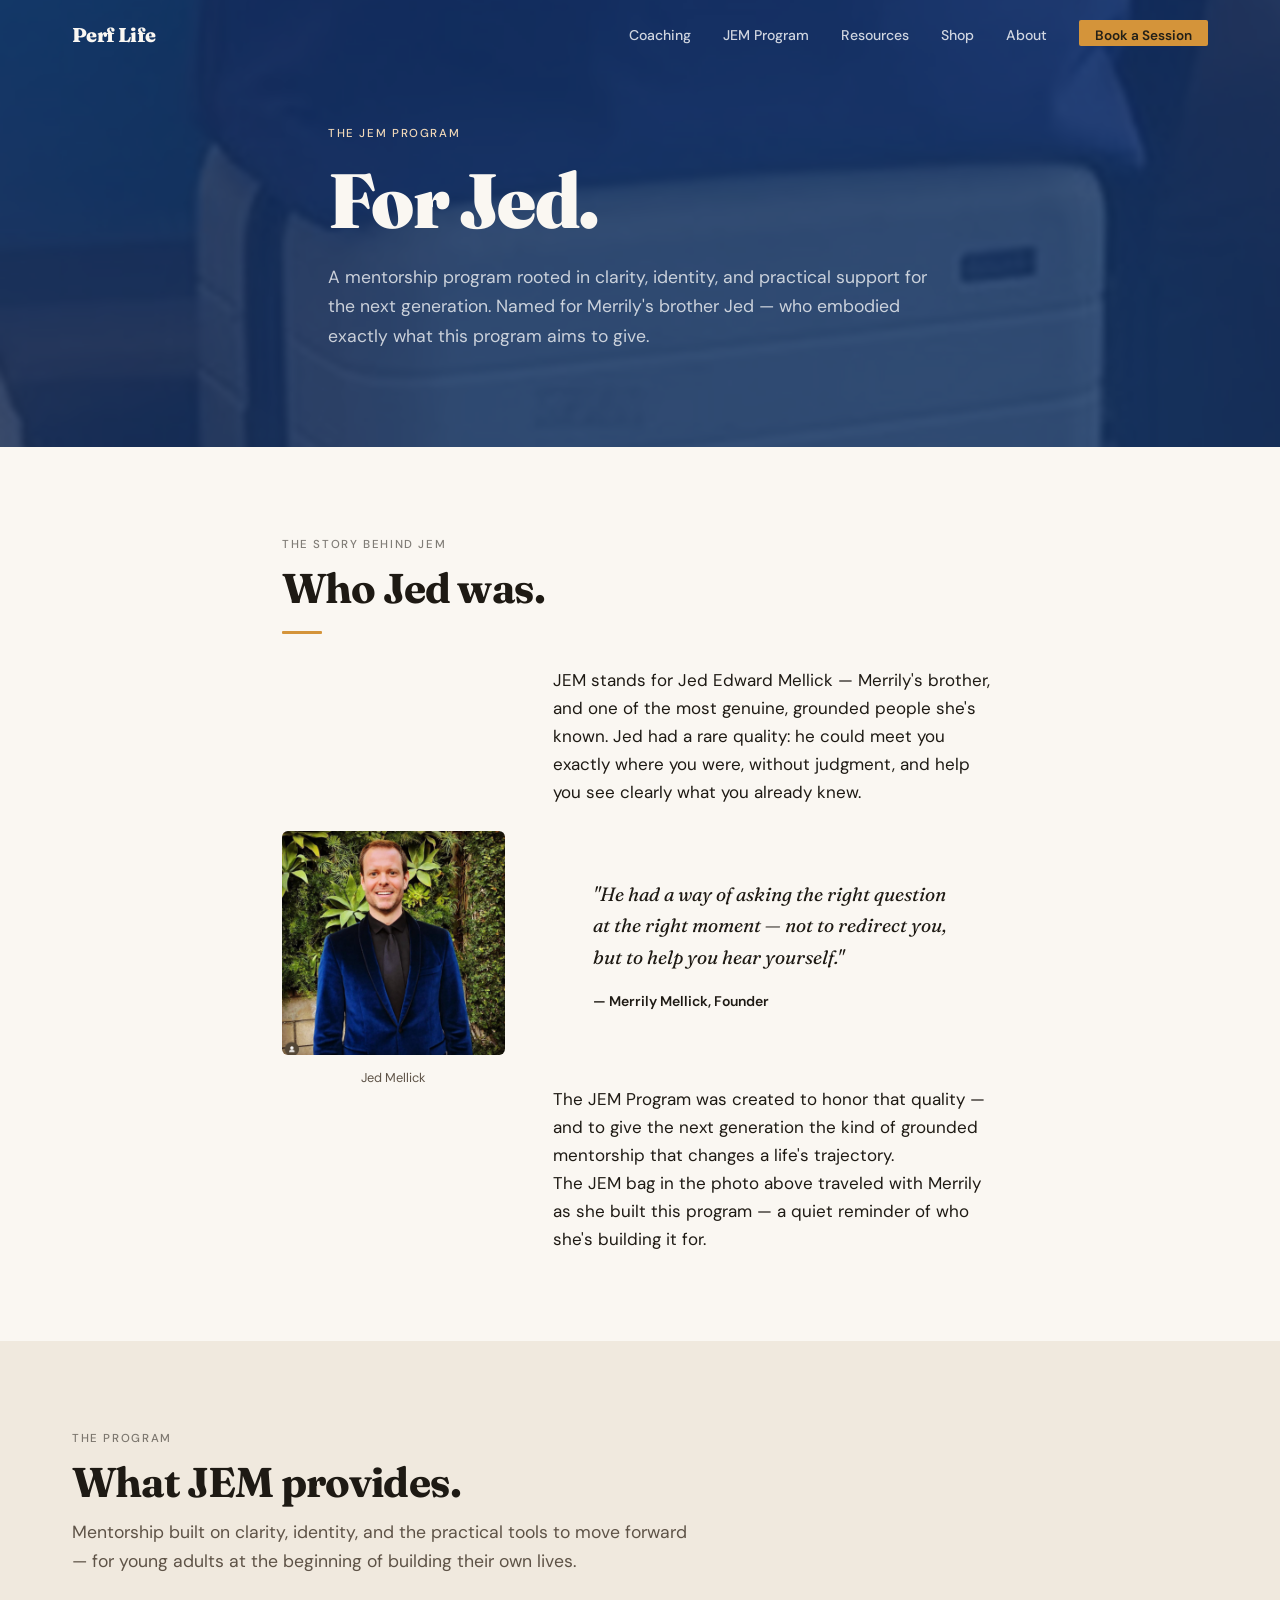
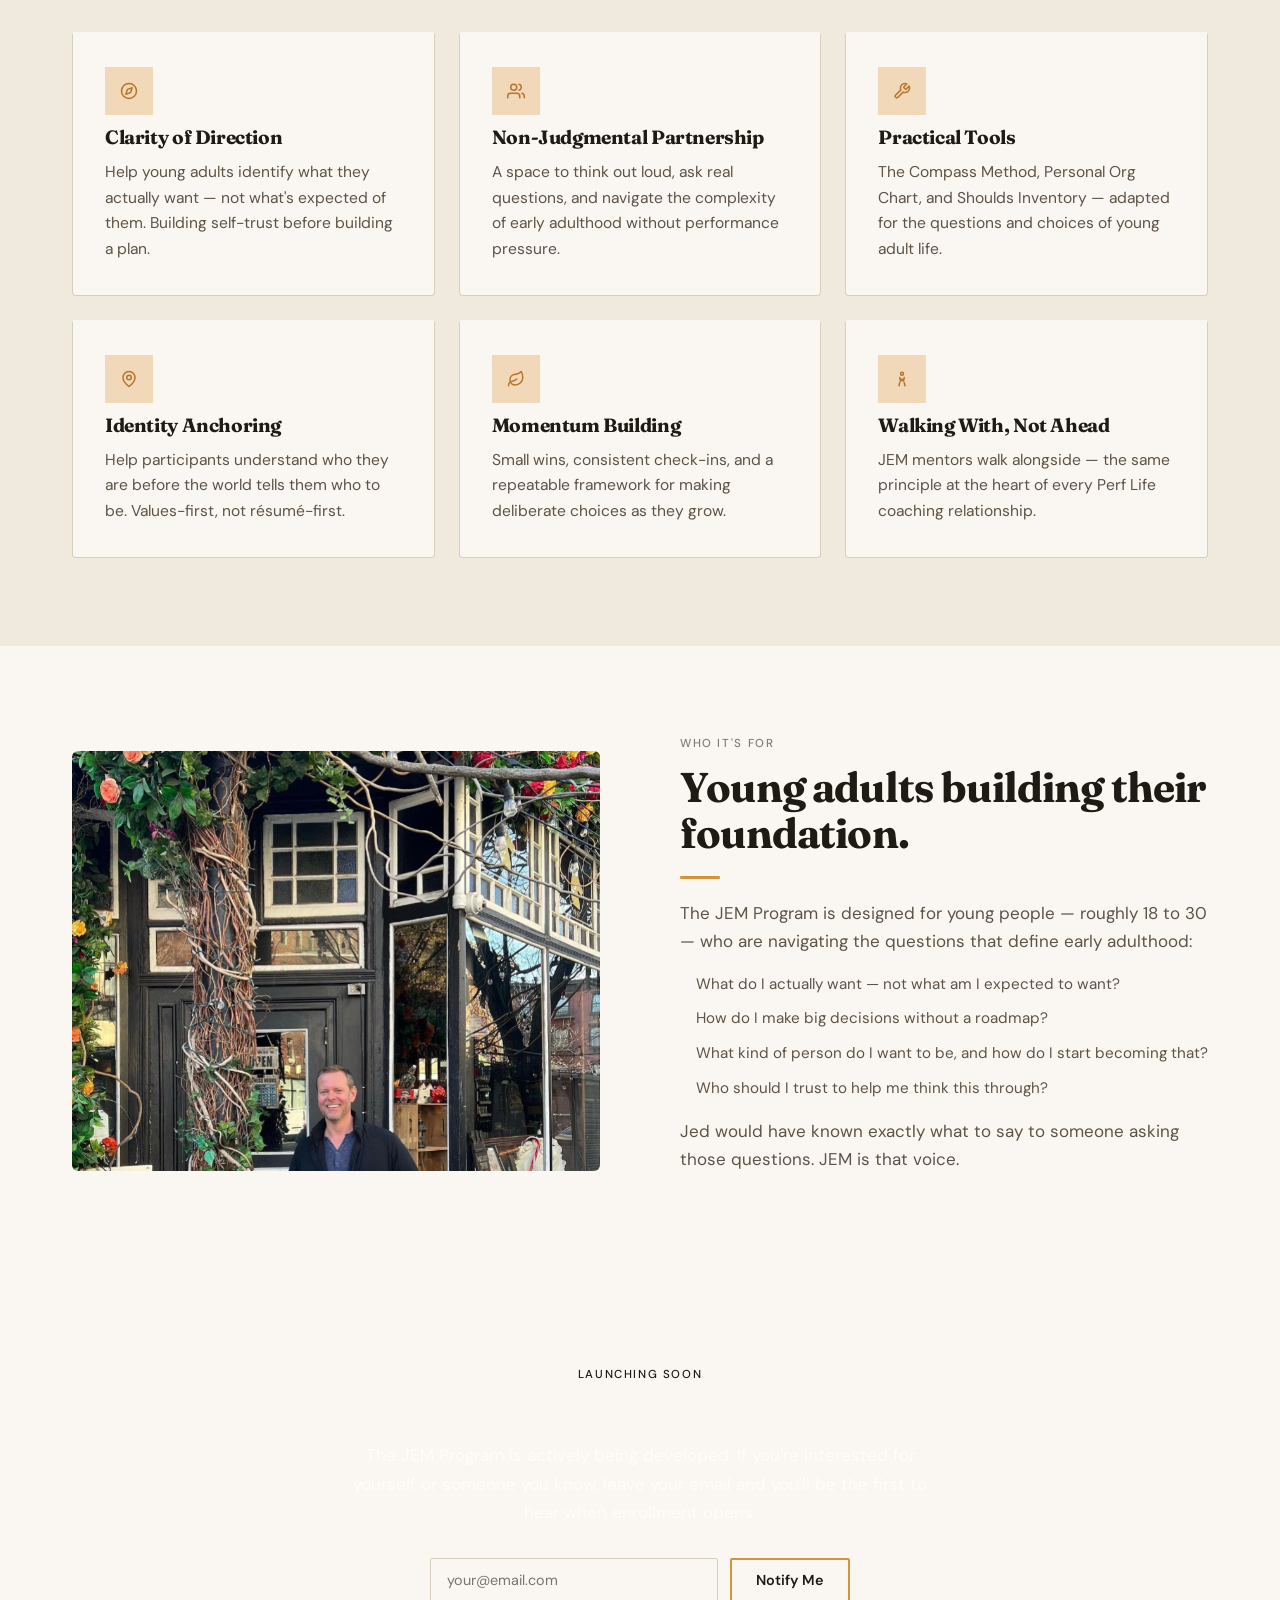
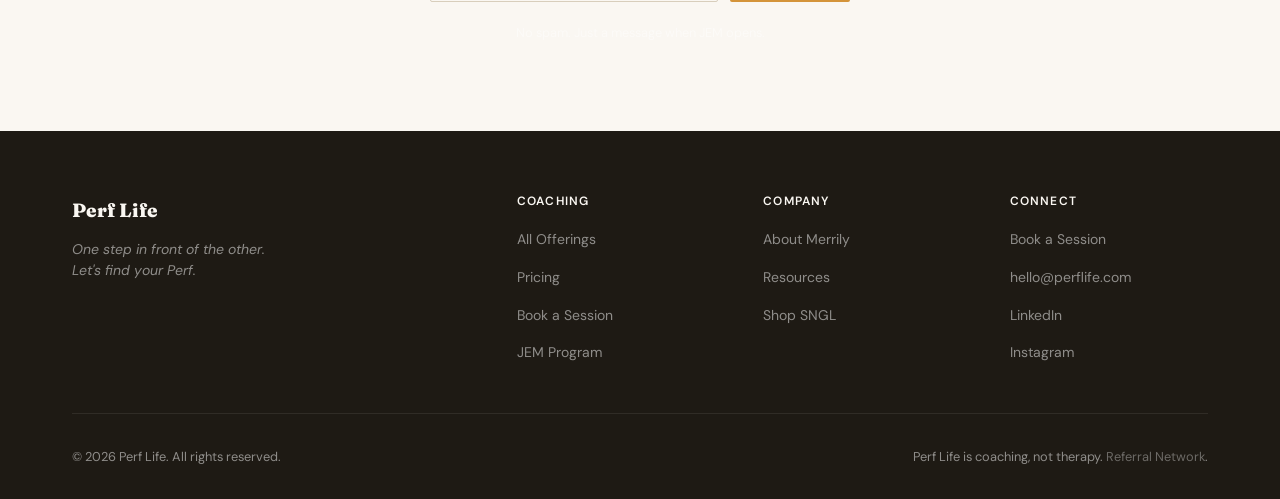
<file: jem-program.html>
<!DOCTYPE html>
<html lang="en">
<head>
  <meta charset="UTF-8">
  <meta name="viewport" content="width=device-width, initial-scale=1.0">
  <title>JEM Program — Perf Life</title>
  <meta name="description" content="The JEM Mentor Program honors Merrily's brother Jed through mentorship and practical support for the next generation.">
  <link rel="preconnect" href="https://fonts.googleapis.com">
  <link rel="preconnect" href="https://fonts.gstatic.com" crossorigin>
  <link href="https://fonts.googleapis.com/css2?family=Fraunces:ital,opsz,wght@0,9..144,400;0,9..144,700;0,9..144,900;1,9..144,400;1,9..144,700&family=DM+Sans:ital,opsz,wght@0,9..40,400;0,9..40,500;1,9..40,400&display=swap" rel="stylesheet">
  <link rel="stylesheet" href="css/style.css">
  <style>
    .jem-hero { background: #152E5C; } /* slightly deeper blue for JEM */
    .jem-quote {
      background: var(--blue-xpale);
      border-left: 4px solid var(--blue);
      padding: 2rem 2.5rem;
      border-radius: 0 var(--radius) var(--radius) 0;
      font-size: 1.2rem;
      font-style: italic;
      line-height: 1.65;
      color: var(--ink);
      margin: 2.5rem 0;
    }
    .jem-quote cite {
      display: block;
      margin-top: 1rem;
      font-style: normal;
      font-size: 0.875rem;
      font-weight: 600;
      color: var(--blue);
    }
  </style>
</head>
<body>

  <nav class="nav" aria-label="Main navigation">
    <div class="nav__inner">
      <a class="nav__logo" href="index.html">
        <img class="nav__logo-mark" src="assets/perf-logo-walker.png" alt="">
        Perf Life
      </a>
      <ul class="nav__links" role="list">
        <li><a href="coaching.html">Coaching</a></li>
        <li><a href="jem-program.html">JEM Program</a></li>
        <li><a href="resources.html">Resources</a></li>
        <li><a href="shop.html">Shop</a></li>
        <li><a href="about.html">About</a></li>
        <li><a href="book.html" class="nav__cta">Book a Session</a></li>
      </ul>
      <button class="nav__burger" aria-label="Open menu" aria-expanded="false">
        <span></span><span></span><span></span>
      </button>
    </div>
  </nav>
  <div class="nav__drawer">
    <a href="coaching.html">Coaching</a>
    <a href="jem-program.html">JEM Program</a>
    <a href="resources.html">Resources</a>
    <a href="shop.html">Shop</a>
    <a href="about.html">About</a>
    <a href="book.html">Book a Session →</a>
  </div>

  <!-- HERO -->
  <section class="hero hero--page jem-hero">
    <div class="hero__bg" style="background-image:url('assets/jem-bag.jpg');opacity:0.18;" aria-hidden="true"></div>
    <div class="container">
      <div class="hero__inner">
        <div class="hero__content">
          <span class="eyebrow hero__eyebrow">The JEM Program</span>
          <h1 class="hero__title">For Jed.</h1>
          <p class="hero__lead">A mentorship program rooted in clarity, identity, and practical support for the next generation. Named for Merrily's brother Jed — who embodied exactly what this program aims to give.</p>
        </div>
      </div>
    </div>
  </section>

  <!-- JED'S STORY -->
  <section class="section">
    <div class="container" style="max-width:780px;">
      <div class="reveal">
        <span class="eyebrow">The Story Behind JEM</span>
        <h2>Who Jed was.</h2>
        <div class="divider"></div>
      </div>
      <div class="media-text reveal" style="grid-template-columns:1fr 2fr;gap:3rem;margin-top:2rem;">
        <div>
          <img src="assets/jed-portrait.jpg" alt="Jed — the inspiration for the JEM Program" style="width:100%;border-radius:6px;object-fit:cover;">
          <p style="font-size:0.8rem;color:var(--ink-2);margin-top:0.75rem;text-align:center;">Jed Mellick</p>
        </div>
        <div>
          <p>JEM stands for Jed Edward Mellick — Merrily's brother, and one of the most genuine, grounded people she's known. Jed had a rare quality: he could meet you exactly where you were, without judgment, and help you see clearly what you already knew.</p>
          <blockquote class="jem-quote">
            "He had a way of asking the right question at the right moment — not to redirect you, but to help you hear yourself."
            <cite>— Merrily Mellick, Founder</cite>
          </blockquote>
          <p>The JEM Program was created to honor that quality — and to give the next generation the kind of grounded mentorship that changes a life's trajectory.</p>
          <p>The JEM bag in the photo above traveled with Merrily as she built this program — a quiet reminder of who she's building it for.</p>
        </div>
      </div>
    </div>
  </section>

  <!-- WHAT THE PROGRAM IS -->
  <section class="section section--stone">
    <div class="container">
      <div class="section-head reveal">
        <span class="eyebrow">The Program</span>
        <h2>What JEM provides.</h2>
        <p class="lead">Mentorship built on clarity, identity, and the practical tools to move forward — for young adults at the beginning of building their own lives.</p>
      </div>
      <div class="grid grid--3">
        <div class="card reveal">
          <div class="card__icon"><svg width="18" height="18" viewBox="0 0 24 24" fill="none" stroke="currentColor" stroke-width="var(--icon-sw,1.75)" stroke-linecap="var(--icon-lc,round)" stroke-linejoin="round" aria-hidden="true"><circle cx="12" cy="12" r="10"/><polygon points="16.24 7.76 14.12 14.12 7.76 16.24 9.88 9.88 16.24 7.76"/></svg></div>
          <h3>Clarity of Direction</h3>
          <p>Help young adults identify what they actually want — not what's expected of them. Building self-trust before building a plan.</p>
        </div>
        <div class="card reveal">
          <div class="card__icon"><svg width="18" height="18" viewBox="0 0 24 24" fill="none" stroke="currentColor" stroke-width="var(--icon-sw,1.75)" stroke-linecap="var(--icon-lc,round)" stroke-linejoin="round" aria-hidden="true"><path d="M17 21v-2a4 4 0 0 0-4-4H5a4 4 0 0 0-4 4v2"/><circle cx="9" cy="7" r="4"/><path d="M23 21v-2a4 4 0 0 0-3-3.87"/><path d="M16 3.13a4 4 0 0 1 0 7.75"/></svg></div>
          <h3>Non-Judgmental Partnership</h3>
          <p>A space to think out loud, ask real questions, and navigate the complexity of early adulthood without performance pressure.</p>
        </div>
        <div class="card reveal">
          <div class="card__icon"><svg width="18" height="18" viewBox="0 0 24 24" fill="none" stroke="currentColor" stroke-width="var(--icon-sw,1.75)" stroke-linecap="var(--icon-lc,round)" stroke-linejoin="round" aria-hidden="true"><path d="M14.7 6.3a1 1 0 0 0 0 1.4l1.6 1.6a1 1 0 0 0 1.4 0l3.77-3.77a6 6 0 0 1-7.94 7.94l-6.91 6.91a2.12 2.12 0 0 1-3-3l6.91-6.91a6 6 0 0 1 7.94-7.94l-3.76 3.76z"/></svg></div>
          <h3>Practical Tools</h3>
          <p>The Compass Method, Personal Org Chart, and Shoulds Inventory — adapted for the questions and choices of young adult life.</p>
        </div>
        <div class="card reveal">
          <div class="card__icon"><svg width="18" height="18" viewBox="0 0 24 24" fill="none" stroke="currentColor" stroke-width="var(--icon-sw,1.75)" stroke-linecap="var(--icon-lc,round)" stroke-linejoin="round" aria-hidden="true"><path d="M20 10c0 6-8 12-8 12s-8-6-8-12a8 8 0 0 1 16 0Z"/><circle cx="12" cy="10" r="3"/></svg></div>
          <h3>Identity Anchoring</h3>
          <p>Help participants understand who they are before the world tells them who to be. Values-first, not résumé-first.</p>
        </div>
        <div class="card reveal">
          <div class="card__icon"><svg width="18" height="18" viewBox="0 0 24 24" fill="none" stroke="currentColor" stroke-width="var(--icon-sw,1.75)" stroke-linecap="var(--icon-lc,round)" stroke-linejoin="round" aria-hidden="true"><path d="M11 20A7 7 0 0 1 9.8 6.1C15.5 5 17 4.48 19 2c1 2 2 4.18 2 8 0 5.5-4.78 10-10 10z"/><path d="M2 21c0-3 1.85-5.36 5.08-6C9.5 14.52 12 13 13 12"/></svg></div>
          <h3>Momentum Building</h3>
          <p>Small wins, consistent check-ins, and a repeatable framework for making deliberate choices as they grow.</p>
        </div>
        <div class="card reveal">
          <div class="card__icon"><svg width="18" height="18" viewBox="0 0 24 24" fill="none" stroke="currentColor" stroke-width="var(--icon-sw,1.75)" stroke-linecap="var(--icon-lc,round)" stroke-linejoin="round" aria-hidden="true"><circle cx="12" cy="5" r="2"/><path d="m9 10 1 5 2-3 2 3 1-5"/><path d="m8 21 1-4"/><path d="m16 21-1-4"/></svg></div>
          <h3>Walking With, Not Ahead</h3>
          <p>JEM mentors walk alongside — the same principle at the heart of every Perf Life coaching relationship.</p>
        </div>
      </div>
    </div>
  </section>

  <!-- WHO IT'S FOR -->
  <section class="section">
    <div class="container">
      <div class="media-text reveal">
        <div class="media-text__image">
          <img src="assets/jed-storefront.jpg" alt="Jed outside a storefront — one of many life chapters" style="height:420px;object-fit:cover;border-radius:6px;width:100%;">
        </div>
        <div class="media-text__content">
          <span class="eyebrow">Who It's For</span>
          <h2>Young adults building their foundation.</h2>
          <div class="divider"></div>
          <p>The JEM Program is designed for young people — roughly 18 to 30 — who are navigating the questions that define early adulthood:</p>
          <ul style="display:flex;flex-direction:column;gap:0.6rem;margin:1rem 0;padding-left:1rem;">
            <li style="color:var(--ink-2);font-size:0.95rem;">What do I actually want — not what am I expected to want?</li>
            <li style="color:var(--ink-2);font-size:0.95rem;">How do I make big decisions without a roadmap?</li>
            <li style="color:var(--ink-2);font-size:0.95rem;">What kind of person do I want to be, and how do I start becoming that?</li>
            <li style="color:var(--ink-2);font-size:0.95rem;">Who should I trust to help me think this through?</li>
          </ul>
          <p>Jed would have known exactly what to say to someone asking those questions. JEM is that voice.</p>
        </div>
      </div>
    </div>
  </section>

  <!-- INTEREST FORM -->
  <section class="section section--blue">
    <div class="container" style="max-width:640px;text-align:center;">
      <div class="reveal">
        <span class="eyebrow" style="color:var(--blue-pale);opacity:1;">Launching Soon</span>
        <h2 style="color:var(--white);">Express your interest.</h2>
        <p style="color:rgba(255,255,255,0.75);margin-bottom:2rem;">The JEM Program is actively being developed. If you're interested for yourself or someone you know, leave your email and you'll be the first to hear when enrollment opens.</p>
        <form class="newsletter__form" style="justify-content:center;" novalidate>
          <input type="email" placeholder="your@email.com" aria-label="Email address">
          <button type="submit" class="btn btn--primary" style="background:var(--white);color:var(--blue);">Notify Me</button>
        </form>
        <p style="margin-top:1.25rem;font-size:0.8rem;color:rgba(255,255,255,0.45);">No spam. Just a message when JEM opens.</p>
      </div>
    </div>
  </section>

  <footer class="footer">
    <div class="container">
      <div class="footer__grid">
        <div>
          <div class="footer__brand">Perf Life</div>
          <p class="footer__tagline">One step in front of the other.<br>Let's find your Perf.</p>
        </div>
        <div class="footer__col">
          <h4>Coaching</h4>
          <ul>
            <li><a href="coaching.html">All Offerings</a></li>
            <li><a href="coaching.html#pricing">Pricing</a></li>
            <li><a href="book.html">Book a Session</a></li>
            <li><a href="jem-program.html">JEM Program</a></li>
          </ul>
        </div>
        <div class="footer__col">
          <h4>Company</h4>
          <ul>
            <li><a href="about.html">About Merrily</a></li>
            <li><a href="resources.html">Resources</a></li>
            <li><a href="shop.html">Shop SNGL</a></li>
          </ul>
        </div>
        <div class="footer__col">
          <h4>Connect</h4>
          <ul>
            <li><a href="book.html">Book a Session</a></li>
            <li><a href="mailto:hello@perflife.com">hello@perflife.com</a></li>
            <li><a href="#">LinkedIn</a></li>
            <li><a href="#">Instagram</a></li>
          </ul>
        </div>
      </div>
      <div class="footer__bottom">
        <span>© 2026 Perf Life. All rights reserved.</span>
        <span>Perf Life is coaching, not therapy. <a href="#">Referral Network</a>.</span>
      </div>
    </div>
  </footer>

  <script src="js/main.js"></script>
</body>
</html>
</file>
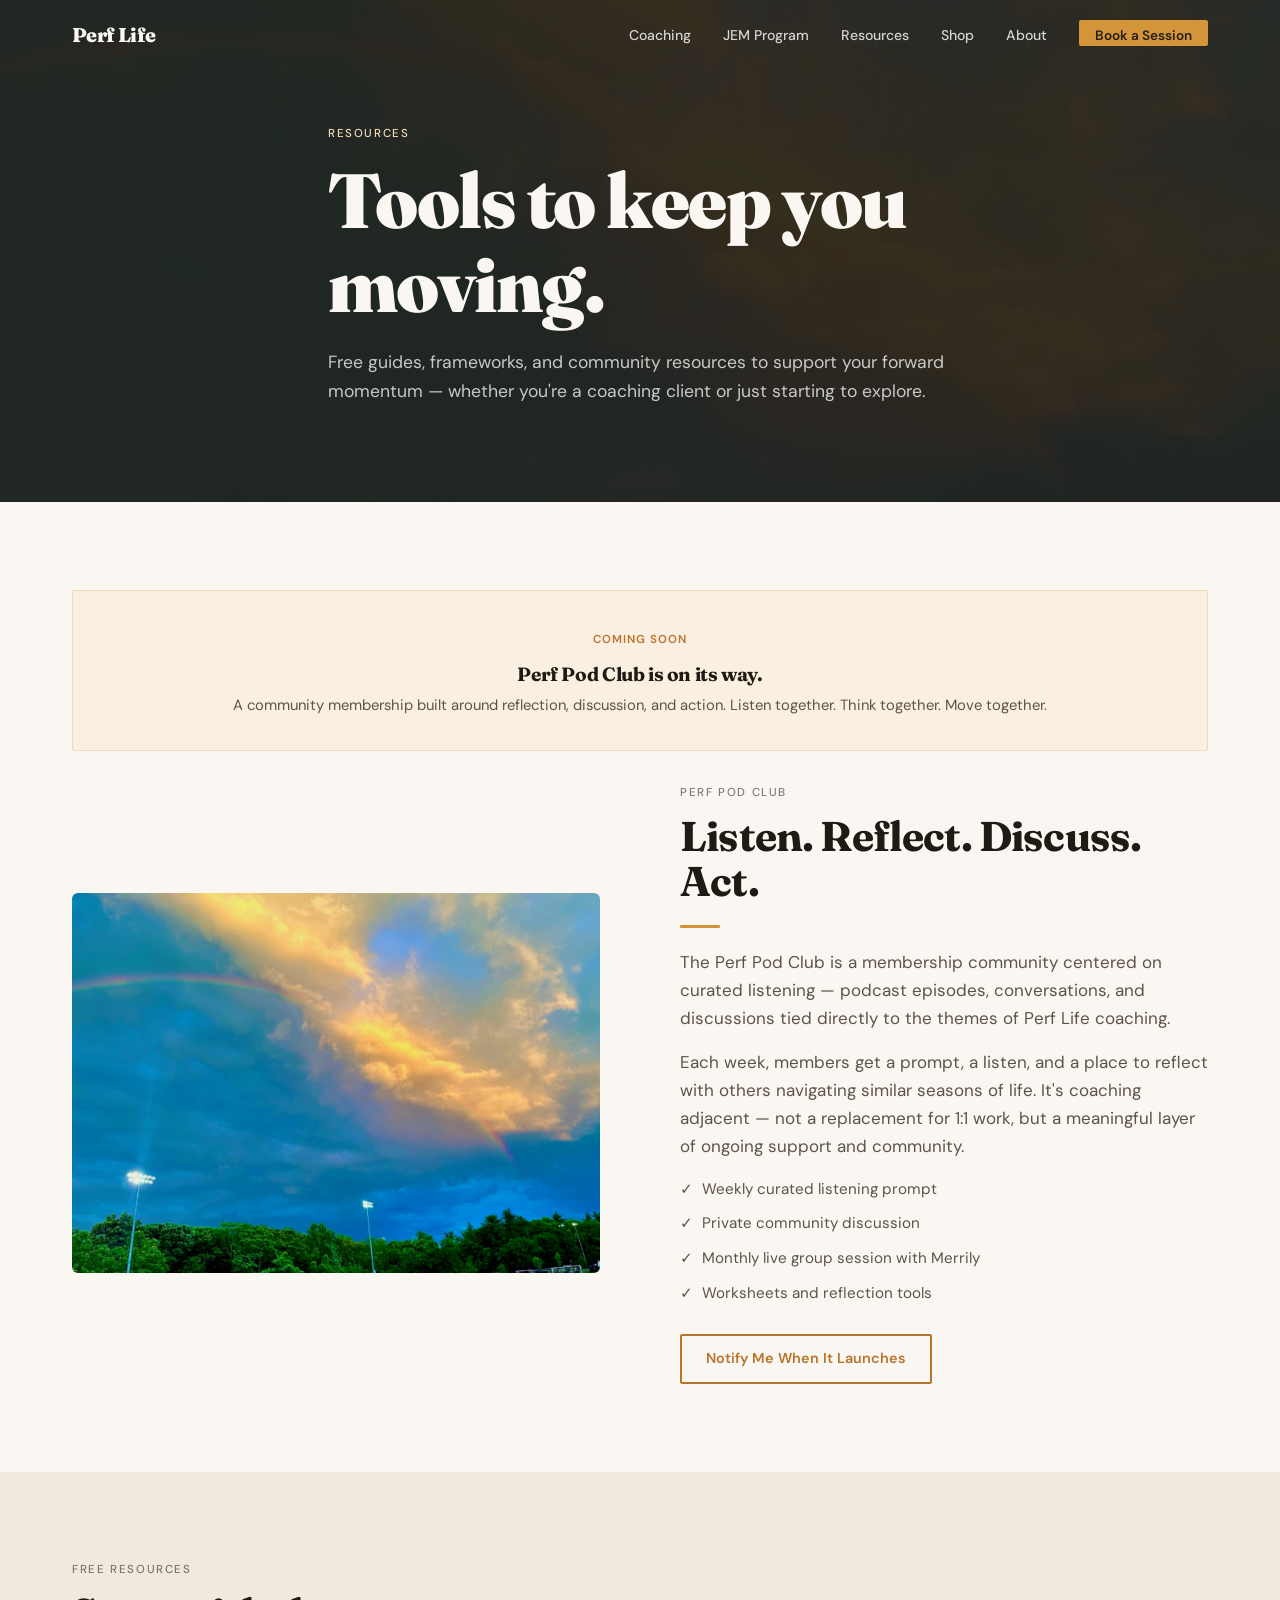
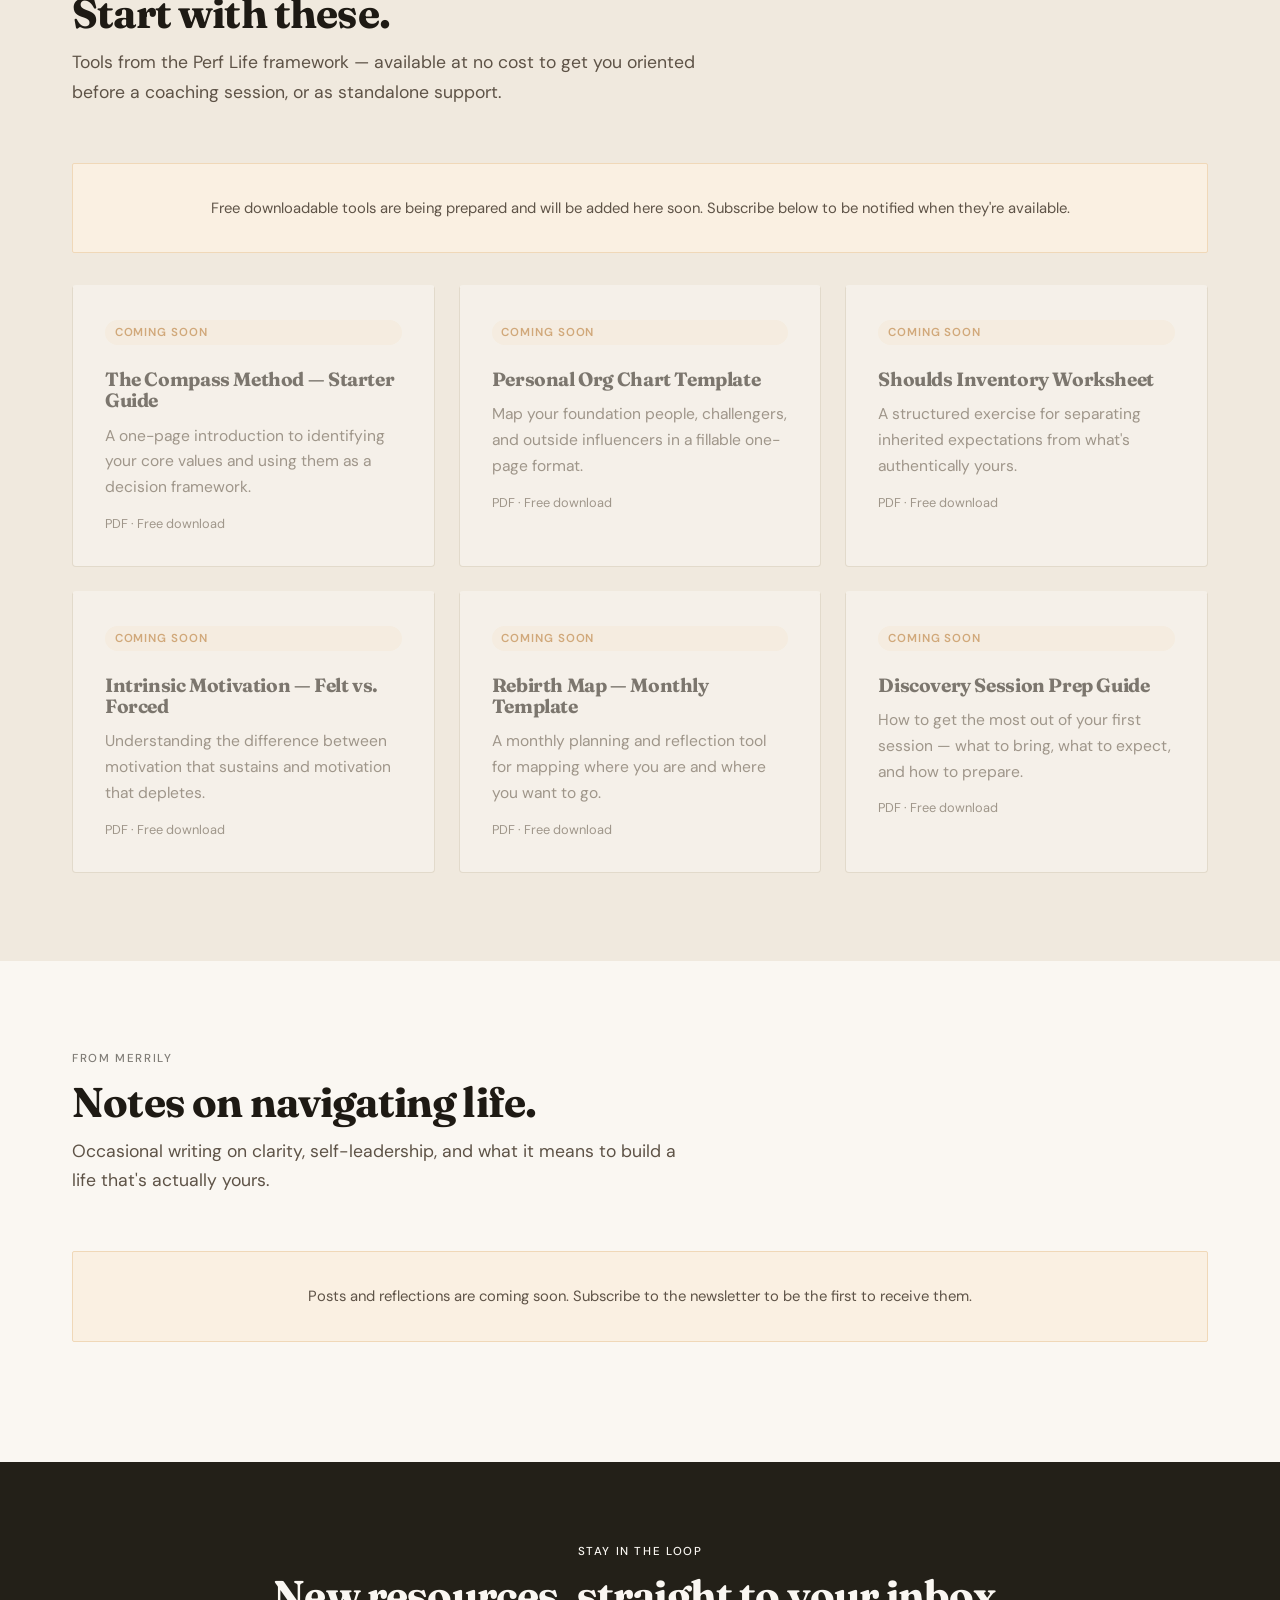
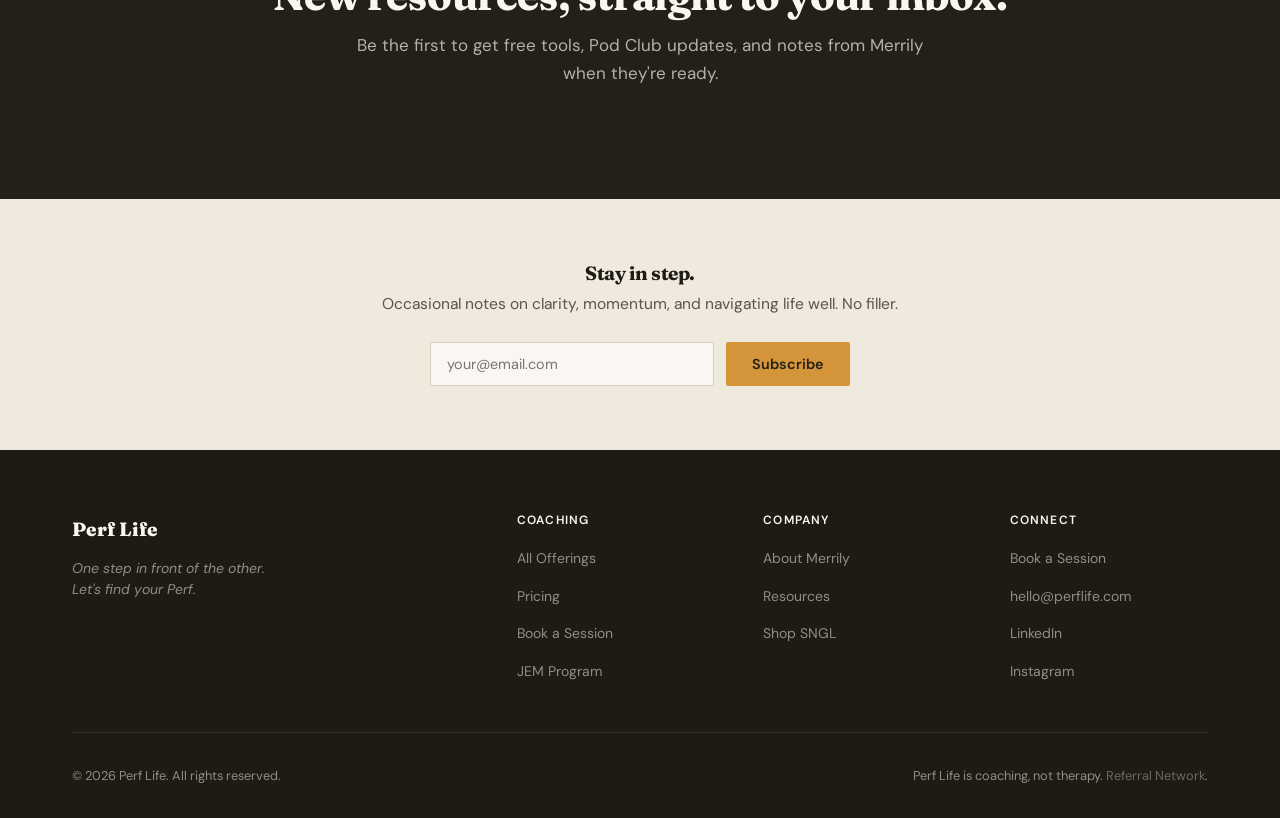
<file: resources.html>
<!DOCTYPE html>
<html lang="en">
<head>
  <meta charset="UTF-8">
  <meta name="viewport" content="width=device-width, initial-scale=1.0">
  <title>Resources — Perf Life</title>
  <meta name="description" content="Free tools, guides, and the Perf Pod Club. Resources to support your forward momentum.">
  <link rel="preconnect" href="https://fonts.googleapis.com">
  <link rel="preconnect" href="https://fonts.gstatic.com" crossorigin>
  <link href="https://fonts.googleapis.com/css2?family=Fraunces:ital,opsz,wght@0,9..144,400;0,9..144,700;0,9..144,900;1,9..144,400;1,9..144,700&family=DM+Sans:ital,opsz,wght@0,9..40,400;0,9..40,500;1,9..40,400&display=swap" rel="stylesheet">
  <link rel="stylesheet" href="css/style.css">
</head>
<body>

  <nav class="nav" aria-label="Main navigation">
    <div class="nav__inner">
      <a class="nav__logo" href="index.html">
        <img class="nav__logo-mark" src="assets/perf-logo-walker.png" alt="">
        Perf Life
      </a>
      <ul class="nav__links" role="list">
        <li><a href="coaching.html">Coaching</a></li>
        <li><a href="jem-program.html">JEM Program</a></li>
        <li><a href="resources.html">Resources</a></li>
        <li><a href="shop.html">Shop</a></li>
        <li><a href="about.html">About</a></li>
        <li><a href="book.html" class="nav__cta">Book a Session</a></li>
      </ul>
      <button class="nav__burger" aria-label="Open menu" aria-expanded="false">
        <span></span><span></span><span></span>
      </button>
    </div>
  </nav>
  <div class="nav__drawer">
    <a href="coaching.html">Coaching</a>
    <a href="jem-program.html">JEM Program</a>
    <a href="resources.html">Resources</a>
    <a href="shop.html">Shop</a>
    <a href="about.html">About</a>
    <a href="book.html">Book a Session →</a>
  </div>

  <!-- HERO -->
  <section class="hero hero--page">
    <div class="hero__bg" aria-hidden="true"></div>
    <div class="container">
      <div class="hero__inner">
        <div class="hero__content">
          <span class="eyebrow hero__eyebrow">Resources</span>
          <h1 class="hero__title">Tools to keep you moving.</h1>
          <p class="hero__lead">Free guides, frameworks, and community resources to support your forward momentum — whether you're a coaching client or just starting to explore.</p>
        </div>
      </div>
    </div>
  </section>

  <!-- PERF POD CLUB -->
  <section class="section">
    <div class="container">
      <div class="coming-soon-banner reveal">
        <span class="tag" style="margin-bottom:0.75rem;display:inline-block;">Coming Soon</span>
        <h3>Perf Pod Club is on its way.</h3>
        <p style="margin-top:0.5rem;">A community membership built around reflection, discussion, and action. Listen together. Think together. Move together.</p>
      </div>
      <div class="media-text reveal">
        <div class="media-text__image">
          <img src="assets/hero-rainbow.jpg" alt="Rainbow — forward momentum" style="height:380px;object-fit:cover;border-radius:6px;width:100%;">
        </div>
        <div class="media-text__content">
          <span class="eyebrow">Perf Pod Club</span>
          <h2>Listen. Reflect. Discuss. Act.</h2>
          <div class="divider"></div>
          <p>The Perf Pod Club is a membership community centered on curated listening — podcast episodes, conversations, and discussions tied directly to the themes of Perf Life coaching.</p>
          <p>Each week, members get a prompt, a listen, and a place to reflect with others navigating similar seasons of life. It's coaching adjacent — not a replacement for 1:1 work, but a meaningful layer of ongoing support and community.</p>
          <ul style="display:flex;flex-direction:column;gap:0.6rem;margin:1rem 0;">
            <li style="display:flex;align-items:flex-start;gap:0.6rem;font-size:0.95rem;color:var(--ink-2);"><span style="color:var(--blue-mid);font-weight:700;">✓</span> Weekly curated listening prompt</li>
            <li style="display:flex;align-items:flex-start;gap:0.6rem;font-size:0.95rem;color:var(--ink-2);"><span style="color:var(--blue-mid);font-weight:700;">✓</span> Private community discussion</li>
            <li style="display:flex;align-items:flex-start;gap:0.6rem;font-size:0.95rem;color:var(--ink-2);"><span style="color:var(--blue-mid);font-weight:700;">✓</span> Monthly live group session with Merrily</li>
            <li style="display:flex;align-items:flex-start;gap:0.6rem;font-size:0.95rem;color:var(--ink-2);"><span style="color:var(--blue-mid);font-weight:700;">✓</span> Worksheets and reflection tools</li>
          </ul>
          <div class="btn-row">
            <a href="#notify" class="btn btn--outline-dark">Notify Me When It Launches</a>
          </div>
        </div>
      </div>
    </div>
  </section>

  <!-- FREE DOWNLOADS -->
  <section class="section section--stone">
    <div class="container">
      <div class="section-head reveal">
        <span class="eyebrow">Free Resources</span>
        <h2>Start with these.</h2>
        <p class="lead">Tools from the Perf Life framework — available at no cost to get you oriented before a coaching session, or as standalone support.</p>
      </div>
      <div class="coming-soon-banner reveal">
        <p>Free downloadable tools are being prepared and will be added here soon. Subscribe below to be notified when they're available.</p>
      </div>
      <div class="grid grid--3">
        <div class="card reveal" style="opacity:0.55;pointer-events:none;">
          <span class="tag">Coming Soon</span>
          <h3 style="margin-top:0.75rem;">The Compass Method — Starter Guide</h3>
          <p>A one-page introduction to identifying your core values and using them as a decision framework.</p>
          <span style="font-size:0.8rem;color:var(--ink-2);">PDF · Free download</span>
        </div>
        <div class="card reveal" style="opacity:0.55;pointer-events:none;">
          <span class="tag">Coming Soon</span>
          <h3 style="margin-top:0.75rem;">Personal Org Chart Template</h3>
          <p>Map your foundation people, challengers, and outside influencers in a fillable one-page format.</p>
          <span style="font-size:0.8rem;color:var(--ink-2);">PDF · Free download</span>
        </div>
        <div class="card reveal" style="opacity:0.55;pointer-events:none;">
          <span class="tag">Coming Soon</span>
          <h3 style="margin-top:0.75rem;">Shoulds Inventory Worksheet</h3>
          <p>A structured exercise for separating inherited expectations from what's authentically yours.</p>
          <span style="font-size:0.8rem;color:var(--ink-2);">PDF · Free download</span>
        </div>
        <div class="card reveal" style="opacity:0.55;pointer-events:none;">
          <span class="tag">Coming Soon</span>
          <h3 style="margin-top:0.75rem;">Intrinsic Motivation — Felt vs. Forced</h3>
          <p>Understanding the difference between motivation that sustains and motivation that depletes.</p>
          <span style="font-size:0.8rem;color:var(--ink-2);">PDF · Free download</span>
        </div>
        <div class="card reveal" style="opacity:0.55;pointer-events:none;">
          <span class="tag">Coming Soon</span>
          <h3 style="margin-top:0.75rem;">Rebirth Map — Monthly Template</h3>
          <p>A monthly planning and reflection tool for mapping where you are and where you want to go.</p>
          <span style="font-size:0.8rem;color:var(--ink-2);">PDF · Free download</span>
        </div>
        <div class="card reveal" style="opacity:0.55;pointer-events:none;">
          <span class="tag">Coming Soon</span>
          <h3 style="margin-top:0.75rem;">Discovery Session Prep Guide</h3>
          <p>How to get the most out of your first session — what to bring, what to expect, and how to prepare.</p>
          <span style="font-size:0.8rem;color:var(--ink-2);">PDF · Free download</span>
        </div>
      </div>
    </div>
  </section>

  <!-- READING / REFLECTION -->
  <section class="section">
    <div class="container">
      <div class="section-head reveal">
        <span class="eyebrow">From Merrily</span>
        <h2>Notes on navigating life.</h2>
        <p class="lead">Occasional writing on clarity, self-leadership, and what it means to build a life that's actually yours.</p>
      </div>
      <div class="coming-soon-banner reveal">
        <p>Posts and reflections are coming soon. Subscribe to the newsletter to be the first to receive them.</p>
      </div>
    </div>
  </section>

  <!-- NOTIFY -->
  <section class="cta-strip" id="notify">
    <div class="container">
      <div class="reveal">
        <span class="eyebrow" style="color:var(--blue-pale);opacity:1;">Stay in the Loop</span>
        <h2>New resources, straight to your inbox.</h2>
        <p>Be the first to get free tools, Pod Club updates, and notes from Merrily when they're ready.</p>
      </div>
    </div>
  </section>

  <section class="newsletter">
    <div class="container">
      <h3 class="reveal">Stay in step.</h3>
      <p class="reveal">Occasional notes on clarity, momentum, and navigating life well. No filler.</p>
      <form class="newsletter__form reveal" novalidate>
        <input type="email" placeholder="your@email.com" aria-label="Email address">
        <button type="submit" class="btn btn--primary">Subscribe</button>
      </form>
    </div>
  </section>

  <footer class="footer">
    <div class="container">
      <div class="footer__grid">
        <div>
          <div class="footer__brand">Perf Life</div>
          <p class="footer__tagline">One step in front of the other.<br>Let's find your Perf.</p>
        </div>
        <div class="footer__col">
          <h4>Coaching</h4>
          <ul>
            <li><a href="coaching.html">All Offerings</a></li>
            <li><a href="coaching.html#pricing">Pricing</a></li>
            <li><a href="book.html">Book a Session</a></li>
            <li><a href="jem-program.html">JEM Program</a></li>
          </ul>
        </div>
        <div class="footer__col">
          <h4>Company</h4>
          <ul>
            <li><a href="about.html">About Merrily</a></li>
            <li><a href="resources.html">Resources</a></li>
            <li><a href="shop.html">Shop SNGL</a></li>
          </ul>
        </div>
        <div class="footer__col">
          <h4>Connect</h4>
          <ul>
            <li><a href="book.html">Book a Session</a></li>
            <li><a href="mailto:hello@perflife.com">hello@perflife.com</a></li>
            <li><a href="#">LinkedIn</a></li>
            <li><a href="#">Instagram</a></li>
          </ul>
        </div>
      </div>
      <div class="footer__bottom">
        <span>© 2026 Perf Life. All rights reserved.</span>
        <span>Perf Life is coaching, not therapy. <a href="#">Referral Network</a>.</span>
      </div>
    </div>
  </footer>

  <script src="js/main.js"></script>
</body>
</html>
</file>
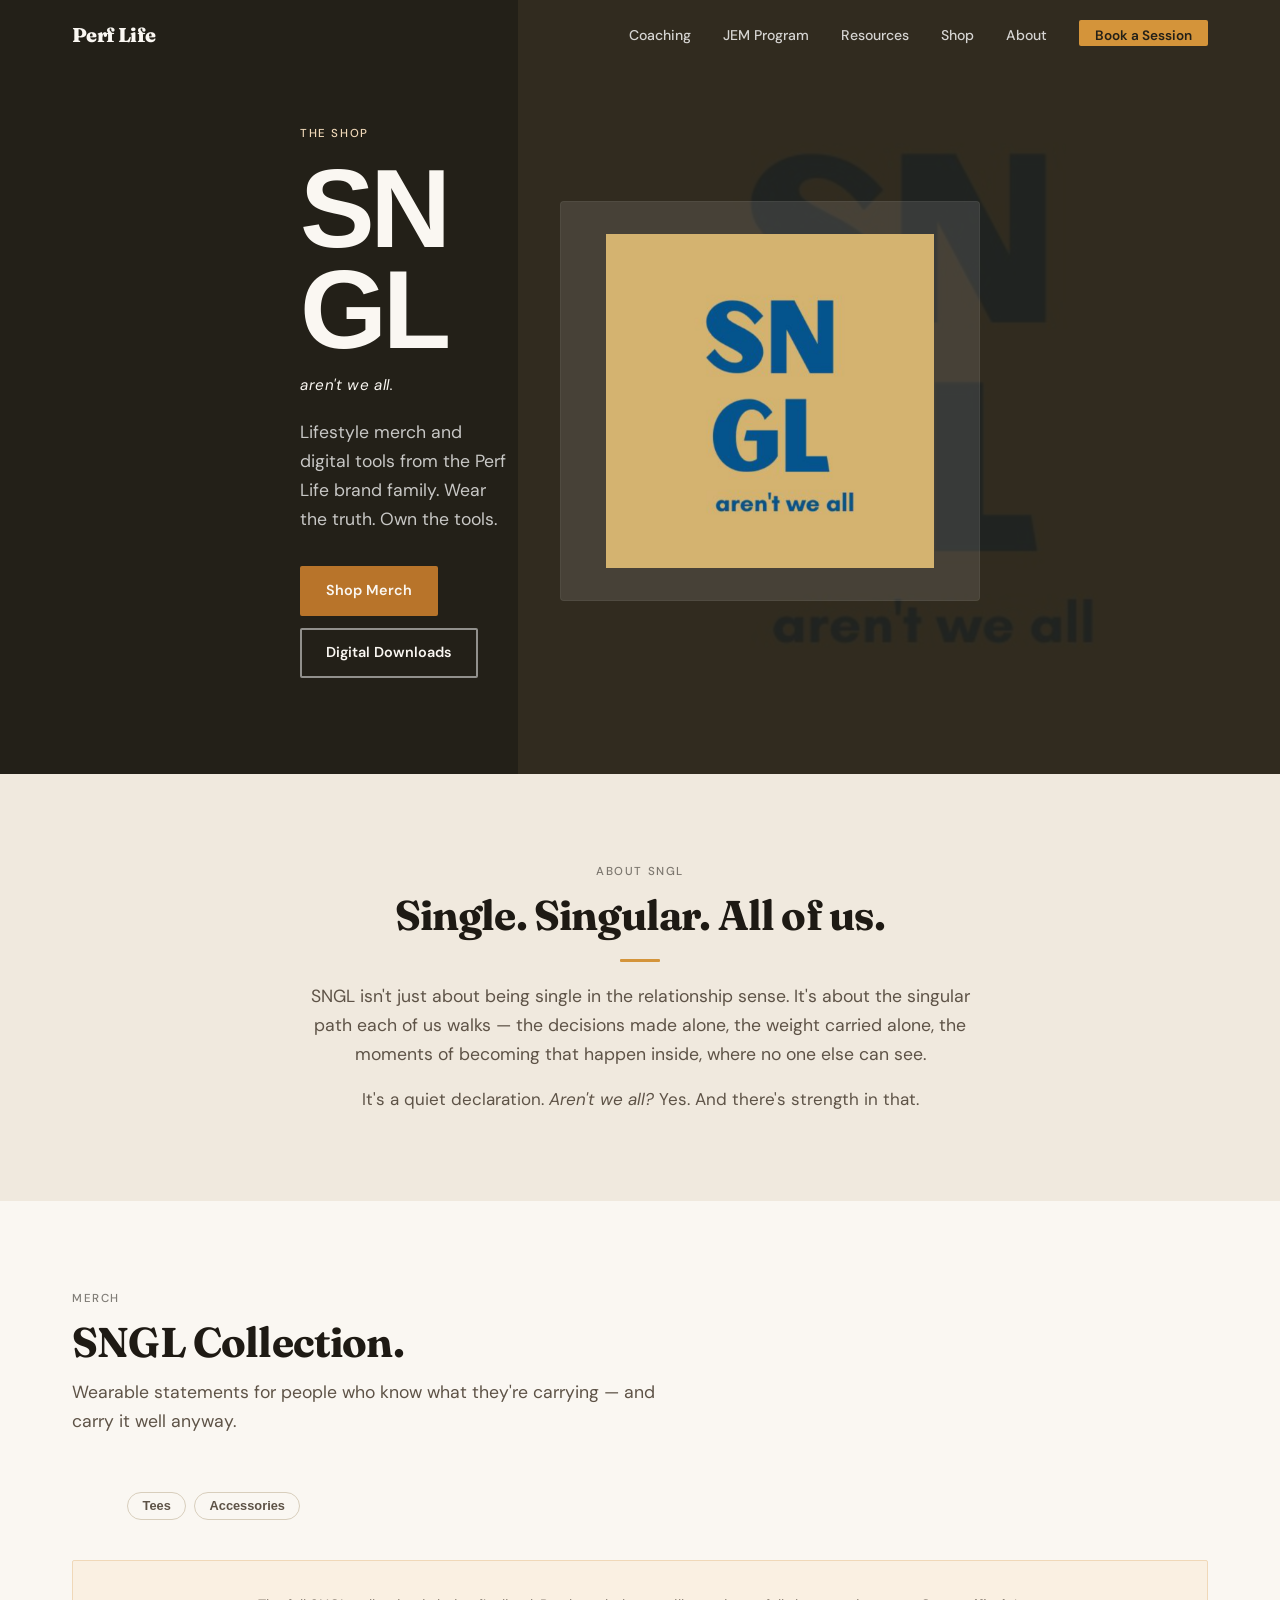
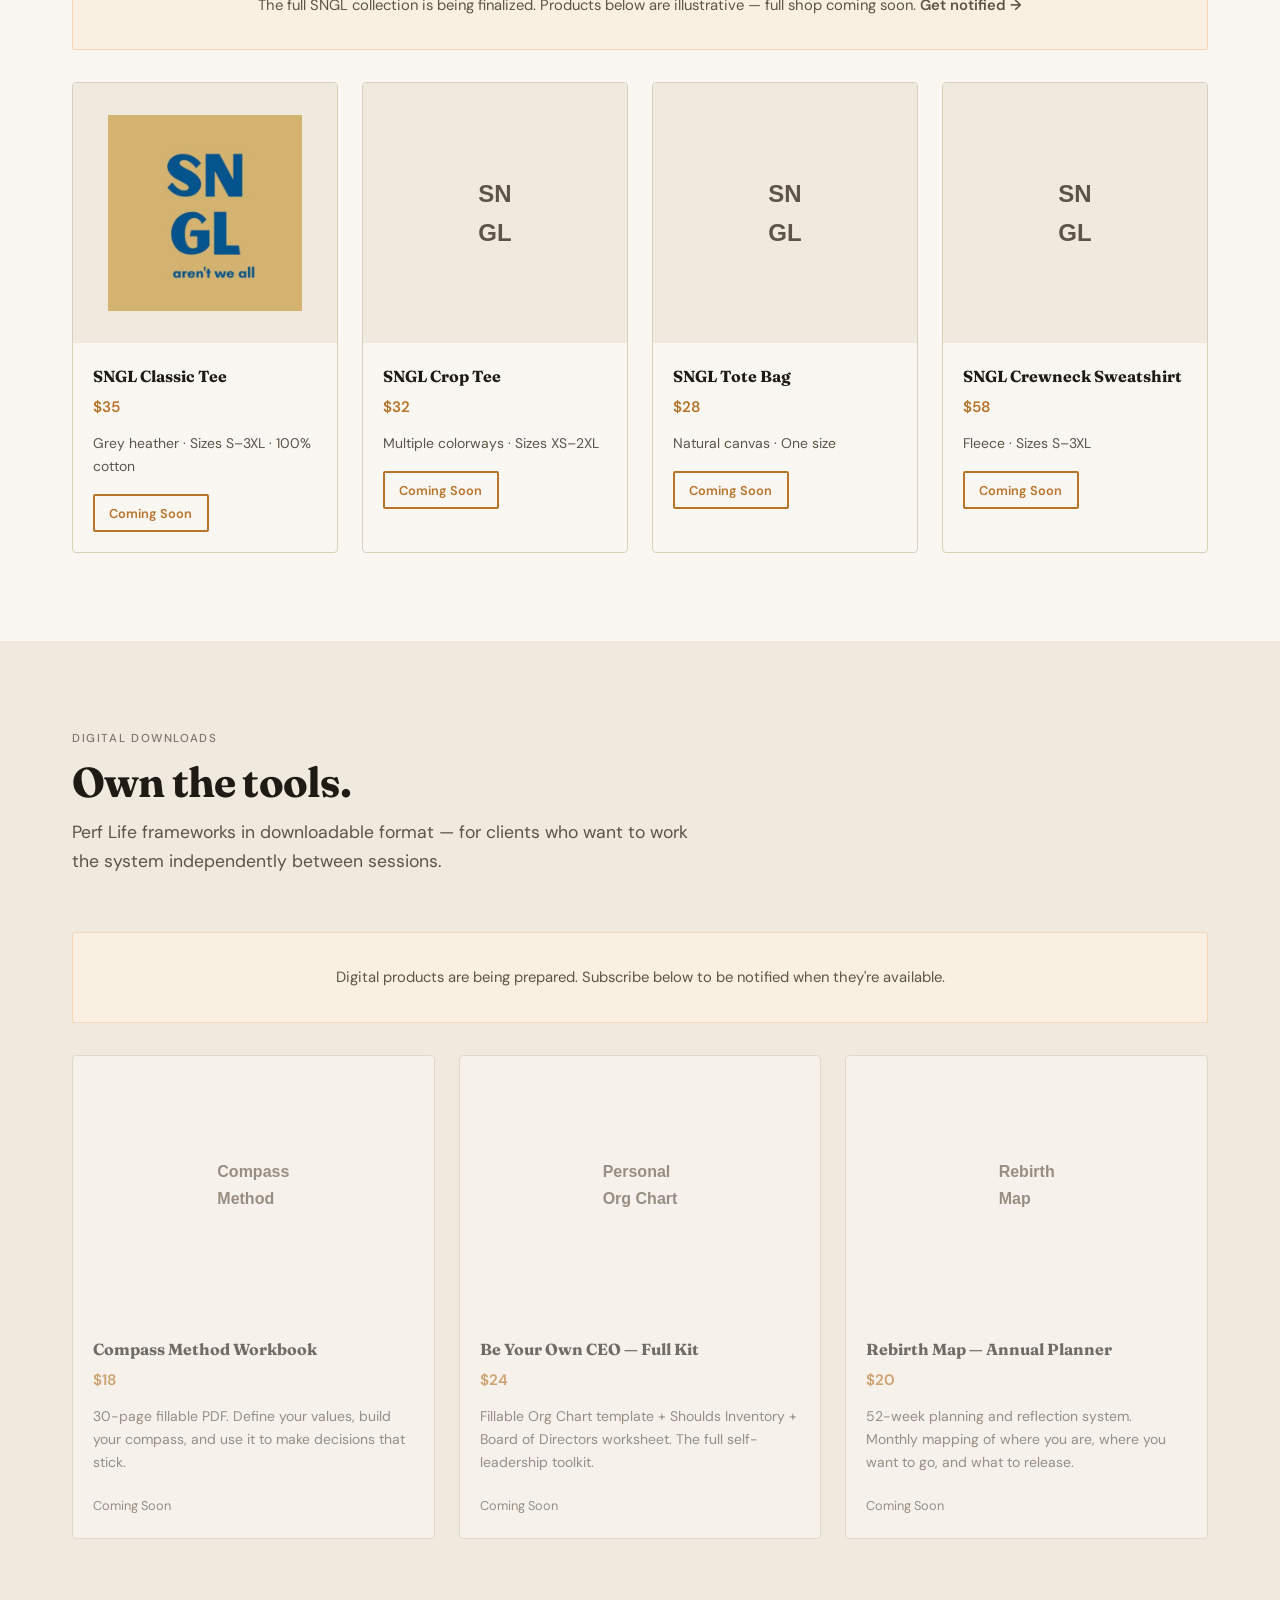
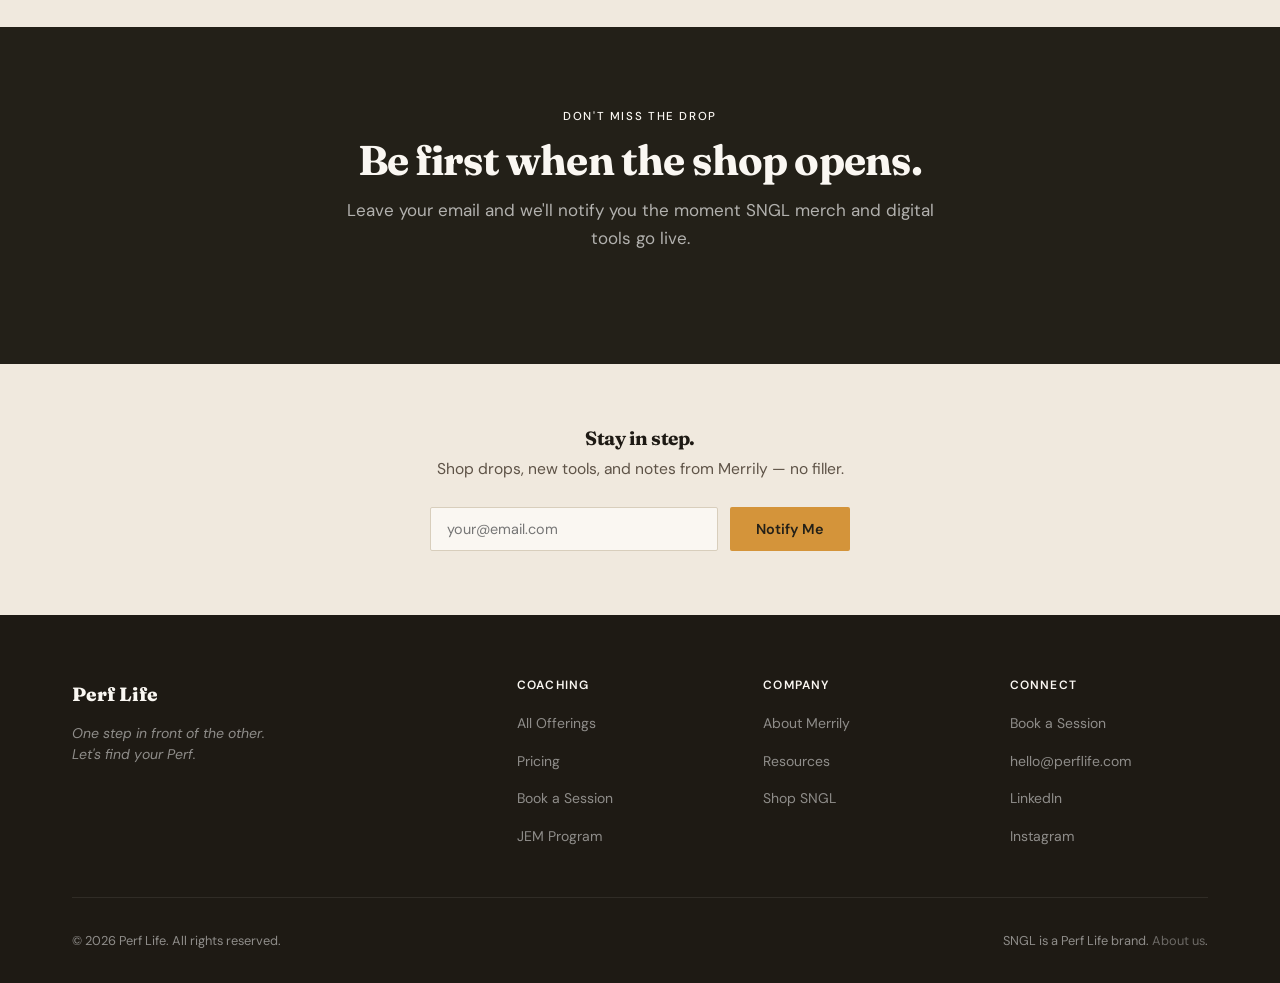
<file: shop.html>
<!DOCTYPE html>
<html lang="en">
<head>
  <meta charset="UTF-8">
  <meta name="viewport" content="width=device-width, initial-scale=1.0">
  <title>Shop SNGL — Perf Life</title>
  <meta name="description" content="SNGL — aren't we all. Lifestyle merch and digital tools from the Perf Life brand family.">
  <link rel="preconnect" href="https://fonts.googleapis.com">
  <link rel="preconnect" href="https://fonts.gstatic.com" crossorigin>
  <link href="https://fonts.googleapis.com/css2?family=Fraunces:ital,opsz,wght@0,9..144,400;0,9..144,700;0,9..144,900;1,9..144,400;1,9..144,700&family=DM+Sans:ital,opsz,wght@0,9..40,400;0,9..40,500;1,9..40,400&display=swap" rel="stylesheet">
  <link rel="stylesheet" href="css/style.css">
  <style>
    .sngl-wordmark {
      font-family: 'Space Grotesk', sans-serif;
      font-size: clamp(3rem, 10vw, 7rem);
      font-weight: 700;
      letter-spacing: -0.04em;
      line-height: 0.9;
      color: var(--white);
    }
    .sngl-sub {
      font-family: 'DM Sans', sans-serif;
      font-size: 0.95rem;
      color: var(--blue-pale);
      margin-top: 0.75rem;
      letter-spacing: 0.04em;
    }
    .filter-bar {
      display: flex;
      gap: 0.5rem;
      flex-wrap: wrap;
      margin-bottom: 2.5rem;
    }
    .filter-btn {
      font-family: 'Space Grotesk', sans-serif;
      font-size: 0.8rem;
      font-weight: 600;
      padding: 0.35rem 0.9rem;
      border-radius: 20px;
      border: 1px solid var(--rule);
      background: var(--white);
      color: var(--ink-2);
      transition: background 0.2s, color 0.2s, border-color 0.2s;
    }
    .filter-btn.active, .filter-btn:hover {
      background: var(--blue);
      color: var(--white);
      border-color: var(--blue);
    }
  </style>
</head>
<body>

  <nav class="nav" aria-label="Main navigation">
    <div class="nav__inner">
      <a class="nav__logo" href="index.html">
        <img class="nav__logo-mark" src="assets/perf-logo-walker.png" alt="">
        Perf Life
      </a>
      <ul class="nav__links" role="list">
        <li><a href="coaching.html">Coaching</a></li>
        <li><a href="jem-program.html">JEM Program</a></li>
        <li><a href="resources.html">Resources</a></li>
        <li><a href="shop.html">Shop</a></li>
        <li><a href="about.html">About</a></li>
        <li><a href="book.html" class="nav__cta">Book a Session</a></li>
      </ul>
      <button class="nav__burger" aria-label="Open menu" aria-expanded="false">
        <span></span><span></span><span></span>
      </button>
    </div>
  </nav>
  <div class="nav__drawer">
    <a href="coaching.html">Coaching</a>
    <a href="jem-program.html">JEM Program</a>
    <a href="resources.html">Resources</a>
    <a href="shop.html">Shop</a>
    <a href="about.html">About</a>
    <a href="book.html">Book a Session →</a>
  </div>

  <!-- HERO -->
  <section class="hero hero--page">
    <div class="hero__bg" style="background-image:url('assets/sngl-lockup.png');background-size:contain;background-repeat:no-repeat;background-position:right center;opacity:0.08;" aria-hidden="true"></div>
    <div class="container">
      <div class="hero__inner" style="grid-template-columns:1fr 1fr;gap:3rem;">
        <div class="hero__content">
          <span class="eyebrow hero__eyebrow">The Shop</span>
          <div class="sngl-wordmark">SN<br>GL</div>
          <p class="sngl-sub">aren't we all.</p>
          <p class="hero__lead" style="margin-top:1.25rem;">Lifestyle merch and digital tools from the Perf Life brand family. Wear the truth. Own the tools.</p>
          <div class="btn-row">
            <a href="#merch" class="btn btn--primary">Shop Merch</a>
            <a href="#digital" class="btn btn--outline">Digital Downloads</a>
          </div>
        </div>
        <div class="hero__visual">
          <div class="hero__photo-wrap" style="height:400px;">
            <img src="assets/sngl-lockup.png" alt="SNGL — aren't we all" style="object-fit:contain;padding:2rem;background:rgba(255,255,255,0.05);">
          </div>
        </div>
      </div>
    </div>
  </section>

  <!-- WHAT IS SNGL -->
  <section class="section section--stone">
    <div class="container" style="max-width:760px;text-align:center;">
      <div class="reveal">
        <span class="eyebrow">About SNGL</span>
        <h2>Single. Singular. All of us.</h2>
        <div class="divider" style="margin:1.25rem auto;"></div>
        <p class="lead">SNGL isn't just about being single in the relationship sense. It's about the singular path each of us walks — the decisions made alone, the weight carried alone, the moments of becoming that happen inside, where no one else can see.</p>
        <p style="color:var(--ink-2);margin-top:1rem;">It's a quiet declaration. <em>Aren't we all?</em> Yes. And there's strength in that.</p>
      </div>
    </div>
  </section>

  <!-- MERCH -->
  <section class="section" id="merch">
    <div class="container">
      <div class="section-head reveal">
        <span class="eyebrow">Merch</span>
        <h2>SNGL Collection.</h2>
        <p class="lead">Wearable statements for people who know what they're carrying — and carry it well anyway.</p>
      </div>
      <div class="filter-bar reveal">
        <button class="filter-btn active">All</button>
        <button class="filter-btn">Tees</button>
        <button class="filter-btn">Accessories</button>
      </div>
      <div class="coming-soon-banner reveal">
        <p>The full SNGL collection is being finalized. Products below are illustrative — full shop coming soon. <a href="#notify" style="color:var(--blue);font-weight:600;">Get notified →</a></p>
      </div>
      <div class="grid grid--4">
        <div class="product-card reveal">
          <img src="assets/sngl-lockup.png" class="product-card__image" alt="SNGL Classic Tee — Grey" style="object-fit:contain;background:var(--stone);padding:2rem;">
          <div class="product-card__body">
            <div class="product-card__name">SNGL Classic Tee</div>
            <div class="product-card__price">$35</div>
            <div class="product-card__desc">Grey heather · Sizes S–3XL · 100% cotton</div>
            <a href="book.html" class="btn btn--outline-dark" style="font-size:0.8rem;padding:0.4rem 0.9rem;">Coming Soon</a>
          </div>
        </div>
        <div class="product-card reveal">
          <div class="product-card__image--placeholder">
            <span style="font-family:'Space Grotesk',sans-serif;font-size:1.5rem;font-weight:700;color:var(--ink-2);">SN<br>GL</span>
          </div>
          <div class="product-card__body">
            <div class="product-card__name">SNGL Crop Tee</div>
            <div class="product-card__price">$32</div>
            <div class="product-card__desc">Multiple colorways · Sizes XS–2XL</div>
            <a href="book.html" class="btn btn--outline-dark" style="font-size:0.8rem;padding:0.4rem 0.9rem;">Coming Soon</a>
          </div>
        </div>
        <div class="product-card reveal">
          <div class="product-card__image--placeholder">
            <span style="font-family:'Space Grotesk',sans-serif;font-size:1.5rem;font-weight:700;color:var(--ink-2);">SN<br>GL</span>
          </div>
          <div class="product-card__body">
            <div class="product-card__name">SNGL Tote Bag</div>
            <div class="product-card__price">$28</div>
            <div class="product-card__desc">Natural canvas · One size</div>
            <a href="book.html" class="btn btn--outline-dark" style="font-size:0.8rem;padding:0.4rem 0.9rem;">Coming Soon</a>
          </div>
        </div>
        <div class="product-card reveal">
          <div class="product-card__image--placeholder">
            <span style="font-family:'Space Grotesk',sans-serif;font-size:1.5rem;font-weight:700;color:var(--ink-2);">SN<br>GL</span>
          </div>
          <div class="product-card__body">
            <div class="product-card__name">SNGL Crewneck Sweatshirt</div>
            <div class="product-card__price">$58</div>
            <div class="product-card__desc">Fleece · Sizes S–3XL</div>
            <a href="book.html" class="btn btn--outline-dark" style="font-size:0.8rem;padding:0.4rem 0.9rem;">Coming Soon</a>
          </div>
        </div>
      </div>
    </div>
  </section>

  <!-- DIGITAL DOWNLOADS -->
  <section class="section section--stone" id="digital">
    <div class="container">
      <div class="section-head reveal">
        <span class="eyebrow">Digital Downloads</span>
        <h2>Own the tools.</h2>
        <p class="lead">Perf Life frameworks in downloadable format — for clients who want to work the system independently between sessions.</p>
      </div>
      <div class="coming-soon-banner reveal">
        <p>Digital products are being prepared. Subscribe below to be notified when they're available.</p>
      </div>
      <div class="grid grid--3">
        <div class="product-card reveal" style="opacity:0.6;pointer-events:none;">
          <div class="product-card__image--placeholder" style="background:var(--blue-xpale);">
            <span style="font-family:'Space Grotesk',sans-serif;font-size:1rem;font-weight:700;color:var(--blue);">Compass<br>Method</span>
          </div>
          <div class="product-card__body">
            <div class="product-card__name">Compass Method Workbook</div>
            <div class="product-card__price">$18</div>
            <div class="product-card__desc">30-page fillable PDF. Define your values, build your compass, and use it to make decisions that stick.</div>
            <span style="font-size:0.8rem;color:var(--ink-2);">Coming Soon</span>
          </div>
        </div>
        <div class="product-card reveal" style="opacity:0.6;pointer-events:none;">
          <div class="product-card__image--placeholder" style="background:var(--blue-xpale);">
            <span style="font-family:'Space Grotesk',sans-serif;font-size:1rem;font-weight:700;color:var(--blue);">Personal<br>Org Chart</span>
          </div>
          <div class="product-card__body">
            <div class="product-card__name">Be Your Own CEO — Full Kit</div>
            <div class="product-card__price">$24</div>
            <div class="product-card__desc">Fillable Org Chart template + Shoulds Inventory + Board of Directors worksheet. The full self-leadership toolkit.</div>
            <span style="font-size:0.8rem;color:var(--ink-2);">Coming Soon</span>
          </div>
        </div>
        <div class="product-card reveal" style="opacity:0.6;pointer-events:none;">
          <div class="product-card__image--placeholder" style="background:var(--blue-xpale);">
            <span style="font-family:'Space Grotesk',sans-serif;font-size:1rem;font-weight:700;color:var(--blue);">Rebirth<br>Map</span>
          </div>
          <div class="product-card__body">
            <div class="product-card__name">Rebirth Map — Annual Planner</div>
            <div class="product-card__price">$20</div>
            <div class="product-card__desc">52-week planning and reflection system. Monthly mapping of where you are, where you want to go, and what to release.</div>
            <span style="font-size:0.8rem;color:var(--ink-2);">Coming Soon</span>
          </div>
        </div>
      </div>
    </div>
  </section>

  <!-- NOTIFY -->
  <section class="cta-strip" id="notify">
    <div class="container">
      <div class="reveal">
        <span class="eyebrow" style="color:var(--blue-pale);opacity:1;">Don't Miss the Drop</span>
        <h2>Be first when the shop opens.</h2>
        <p>Leave your email and we'll notify you the moment SNGL merch and digital tools go live.</p>
      </div>
    </div>
  </section>

  <section class="newsletter">
    <div class="container">
      <h3 class="reveal">Stay in step.</h3>
      <p class="reveal">Shop drops, new tools, and notes from Merrily — no filler.</p>
      <form class="newsletter__form reveal" novalidate>
        <input type="email" placeholder="your@email.com" aria-label="Email address">
        <button type="submit" class="btn btn--primary">Notify Me</button>
      </form>
    </div>
  </section>

  <footer class="footer">
    <div class="container">
      <div class="footer__grid">
        <div>
          <div class="footer__brand">Perf Life</div>
          <p class="footer__tagline">One step in front of the other.<br>Let's find your Perf.</p>
        </div>
        <div class="footer__col">
          <h4>Coaching</h4>
          <ul>
            <li><a href="coaching.html">All Offerings</a></li>
            <li><a href="coaching.html#pricing">Pricing</a></li>
            <li><a href="book.html">Book a Session</a></li>
            <li><a href="jem-program.html">JEM Program</a></li>
          </ul>
        </div>
        <div class="footer__col">
          <h4>Company</h4>
          <ul>
            <li><a href="about.html">About Merrily</a></li>
            <li><a href="resources.html">Resources</a></li>
            <li><a href="shop.html">Shop SNGL</a></li>
          </ul>
        </div>
        <div class="footer__col">
          <h4>Connect</h4>
          <ul>
            <li><a href="book.html">Book a Session</a></li>
            <li><a href="mailto:hello@perflife.com">hello@perflife.com</a></li>
            <li><a href="#">LinkedIn</a></li>
            <li><a href="#">Instagram</a></li>
          </ul>
        </div>
      </div>
      <div class="footer__bottom">
        <span>© 2026 Perf Life. All rights reserved.</span>
        <span>SNGL is a Perf Life brand. <a href="about.html">About us</a>.</span>
      </div>
    </div>
  </footer>

  <script src="js/main.js"></script>
</body>
</html>
</file>
<file: css/style.css>
/* =============================================
   PERF LIFE V2 — "Warm Authority"
   Palette: charcoal + amber gold on warm cream
   Type: Fraunces (display serif) + DM Sans (body)
   ============================================= */

:root {
  --white:      #FAF7F2;
  --stone:      #F0E9DE;
  --stone-deep: #E4D9CA;
  --ink:        #1E1A14;
  --ink-2:      #5E5347;
  --icon-sw:    2;
  --icon-lc:    round;
  --gold:       #B8742A;
  --gold-mid:   #D4943A;
  --gold-pale:  #F0D8B8;
  --gold-xpale: #FAF0E2;
  --dark:       #232018;
  --rule:       #D8CEBC;
  --radius:     2px;
  --max:        1200px;
  --nav-h:      68px;
}

*, *::before, *::after { box-sizing: border-box; margin: 0; padding: 0; }
html { scroll-behavior: smooth; -webkit-text-size-adjust: 100%; }
body { font-family: 'DM Sans', system-ui, sans-serif; font-size: 1.0625rem; line-height: 1.65; color: var(--ink); background: var(--white); }
img { display: block; max-width: 100%; height: auto; }
a { color: inherit; text-decoration: none; }
ul { list-style: none; }
button { cursor: pointer; font-family: inherit; }

h1, h2, h3, h4 { font-family: 'Fraunces', Georgia, serif; font-weight: 700; line-height: 1.1; letter-spacing: -0.02em; }
h1 { font-size: clamp(2.8rem, 6vw, 5rem); font-weight: 900; }
h2 { font-size: clamp(1.9rem, 3.5vw, 2.6rem); }
h3 { font-size: 1.2rem; font-weight: 700; }
h4 { font-size: 1rem; font-weight: 700; letter-spacing: 0; }

.eyebrow { font-family: 'DM Sans', sans-serif; font-size: 0.72rem; font-weight: 500; letter-spacing: 0.14em; text-transform: uppercase; opacity: 0.55; display: block; margin-bottom: 0.75rem; }
.lead { font-size: 1.1rem; line-height: 1.65; color: var(--ink-2); }

.container { max-width: var(--max); margin: 0 auto; padding: 0 2rem; }
.section { padding: 5.5rem 0; }
.section--stone { background: var(--stone); }
.section--dark  { background: var(--dark); color: var(--white); }
.section--gold  { background: var(--gold-xpale); }

.section-head { margin-bottom: 3.5rem; }
.section-head h2 { margin-bottom: 0.75rem; }
.section-head .lead { max-width: 52ch; }
.section-head--center { text-align: center; }
.section-head--center .lead { margin: 0 auto; }

/* Nav */
.nav { position: fixed; top: 0; left: 0; right: 0; height: var(--nav-h); z-index: 100; transition: background 0.25s, box-shadow 0.25s; }
.nav.scrolled { background: var(--white); box-shadow: 0 1px 0 var(--rule); }
.nav__inner { max-width: var(--max); margin: 0 auto; padding: 0 2rem; height: 100%; display: flex; align-items: center; justify-content: space-between; }
.nav__logo { font-family: 'Fraunces', Georgia, serif; font-weight: 800; font-size: 1.25rem; letter-spacing: -0.03em; color: var(--white); transition: color 0.25s; display: flex; align-items: center; gap: 0.5rem; }
.nav.scrolled .nav__logo { color: var(--ink); }
.nav__logo-mark { display: none; }
.nav__links { display: flex; align-items: center; gap: 2rem; }
.nav__links a { font-size: 0.88rem; font-weight: 500; color: rgba(255,255,255,0.8); transition: color 0.2s; }
.nav__links a:hover { color: var(--white); }
.nav.scrolled .nav__links a { color: var(--ink-2); }
.nav.scrolled .nav__links a:hover { color: var(--ink); }
.nav__cta { color: var(--dark) !important; background: var(--gold-mid); padding: 0.45rem 1rem; border-radius: var(--radius); font-weight: 600 !important; font-size: 0.85rem !important; transition: background 0.2s !important; }
.nav__cta:hover { background: var(--gold) !important; color: var(--white) !important; }
.nav.scrolled .nav__cta { background: var(--gold-mid); color: var(--dark) !important; }
.nav__burger { display: none; flex-direction: column; gap: 5px; background: none; border: none; padding: 4px; }
.nav__burger span { display: block; width: 22px; height: 2px; background: var(--white); transition: background 0.25s; border-radius: 2px; }
.nav.scrolled .nav__burger span { background: var(--ink); }
.nav__drawer { display: none; position: fixed; top: var(--nav-h); left: 0; right: 0; background: var(--white); border-bottom: 1px solid var(--rule); padding: 1.5rem 2rem; z-index: 99; flex-direction: column; gap: 1.25rem; }
.nav__drawer.open { display: flex; }
.nav__drawer a { font-size: 1rem; font-weight: 500; color: var(--ink-2); }
.nav__drawer a:hover { color: var(--ink); }

/* Buttons */
.btn { display: inline-flex; align-items: center; gap: 0.4rem; font-family: 'DM Sans', sans-serif; font-size: 0.9rem; font-weight: 600; padding: 0.7rem 1.5rem; border-radius: var(--radius); border: 2px solid transparent; transition: background 0.2s, color 0.2s, border-color 0.2s, transform 0.15s; white-space: nowrap; }
.btn:hover { transform: translateY(-1px); }
.btn--primary { background: var(--gold-mid); color: var(--dark); border-color: var(--gold-mid); }
.btn--primary:hover { background: var(--gold); border-color: var(--gold); }
.btn--outline { background: transparent; color: var(--white); border-color: rgba(255,255,255,0.5); }
.btn--outline:hover { border-color: var(--white); background: rgba(255,255,255,0.08); }
.btn--outline-dark { background: transparent; color: var(--gold); border-color: var(--gold); }
.btn--outline-dark:hover { background: var(--gold); color: var(--white); }
.btn-row { display: flex; flex-wrap: wrap; gap: 0.75rem; margin-top: 2rem; }

/* Hero */
.hero { min-height: 100svh; background: var(--dark); color: var(--white); display: flex; flex-direction: column; justify-content: center; position: relative; overflow: hidden; padding-top: var(--nav-h); }
.hero__bg { position: absolute; inset: 0; background-image: url('../assets/hero-rainbow.jpg'); background-size: cover; background-position: center 40%; opacity: 0.08; }
.hero__inner { position: relative; z-index: 1; display: grid; grid-template-columns: 1fr 1fr; gap: 4rem; align-items: center; padding: 6rem 0 5rem; }
.hero__content { max-width: 52ch; }
.hero__eyebrow { color: var(--gold-pale); opacity: 1; margin-bottom: 1rem; }
.hero__title { color: var(--white); margin-bottom: 1.25rem; }
.hero__lead { font-size: 1.1rem; line-height: 1.65; color: rgba(255,255,255,0.75); }
.hero__tagline { display: block; margin-top: 0.75rem; font-family: 'Fraunces', serif; font-size: 1rem; font-style: italic; color: var(--gold-pale); }
.hero__visual { display: flex; justify-content: flex-end; align-items: center; }
.hero__photo-wrap { width: 420px; height: 520px; border-radius: 4px; overflow: hidden; background: rgba(255,255,255,0.06); border: 1px solid rgba(255,255,255,0.1); display: flex; align-items: center; justify-content: center; flex-shrink: 0; }
.hero__photo-wrap img { width: 100%; height: 100%; object-fit: cover; }
.hero__photo-placeholder { text-align: center; color: rgba(255,255,255,0.3); font-size: 0.85rem; padding: 2rem; }
.hero__photo-placeholder .walker { width: 64px; margin: 0 auto 1rem; opacity: 0.2; filter: brightness(0) invert(1); }
.hero__walker-strip { position: absolute; bottom: 0; left: 0; right: 0; height: 72px; overflow: hidden; z-index: 2; border-top: 1px solid rgba(255,255,255,0.08); }
.hero__walker { position: absolute; bottom: 8px; left: -60px; height: 52px; filter: brightness(0) invert(1); opacity: 0.3; animation: walk-across 8s ease-in-out infinite; animation-delay: 1.2s; }
@keyframes walk-across { 0% { left: -60px; opacity: 0; } 8% { opacity: 0.3; } 90% { opacity: 0.3; } 100% { left: calc(100% + 60px); opacity: 0; } }
.hero--page { min-height: 44vh; padding-bottom: 4rem; }
.hero--page .hero__inner { padding: 3.5rem 0 2rem; grid-template-columns: 1fr; max-width: 680px; }

/* Cards */
.grid { display: grid; gap: 1.5rem; }
.grid--2 { grid-template-columns: repeat(2, 1fr); }
.grid--3 { grid-template-columns: repeat(3, 1fr); }
.grid--4 { grid-template-columns: repeat(4, 1fr); }
.card { background: var(--white); border: 1px solid var(--rule); border-radius: calc(var(--radius) + 2px); padding: 2rem; display: flex; flex-direction: column; gap: 0.75rem; transition: box-shadow 0.2s, border-color 0.2s, transform 0.2s; }
.card:hover { box-shadow: 0 6px 24px rgba(184,116,42,0.1); border-color: var(--gold-pale); transform: translateY(-2px); }
.card--blue { background: var(--dark); color: var(--white); border-color: var(--dark); }
.card--blue h3 { color: var(--white); }
.card--blue p { color: rgba(255,255,255,0.7); }
.card--stone { background: var(--stone); border-color: var(--stone-deep); }
.card__icon { width: 48px; height: 48px; background: var(--gold-pale); border-radius: 0; display: flex; align-items: center; justify-content: center; color: var(--gold); flex-shrink: 0; font-size: 0; }
.card p { color: var(--ink-2); font-size: 0.975rem; }
.card a:not(.btn) { margin-top: auto; font-size: 0.875rem; font-weight: 600; color: var(--gold); display: inline-flex; align-items: center; gap: 0.3rem; }
.card a:not(.btn):hover { color: var(--gold-mid); }

/* Testimonials */
.testimonial { border-left: 3px solid var(--gold-pale); padding: 1.5rem 1.5rem 1.5rem 2rem; background: var(--white); border-radius: 0 var(--radius) var(--radius) 0; }
.section--stone .testimonial { background: var(--stone-deep); }
.testimonial blockquote { font-family: 'Fraunces', serif; font-size: 1.05rem; line-height: 1.65; color: var(--ink); font-style: italic; margin-bottom: 1rem; }
.testimonial cite { font-size: 0.85rem; font-weight: 600; color: var(--gold); font-style: normal; }

/* FAQ */
.faq { display: flex; flex-direction: column; }
.faq__item { border-bottom: 1px solid var(--rule); }
.faq__q { width: 100%; text-align: left; background: none; border: none; padding: 1.25rem 0; font-family: 'Fraunces', serif; font-size: 1rem; font-weight: 700; color: var(--ink); display: flex; justify-content: space-between; align-items: center; gap: 1rem; }
.faq__q:hover { color: var(--gold); }
.faq__icon { width: 20px; height: 20px; flex-shrink: 0; position: relative; }
.faq__icon::before, .faq__icon::after { content: ''; position: absolute; background: currentColor; border-radius: 2px; }
.faq__icon::before { width: 100%; height: 2px; top: 9px; left: 0; }
.faq__icon::after { width: 2px; height: 100%; top: 0; left: 9px; transition: transform 0.25s; }
.faq__item.open .faq__icon::after { transform: scaleY(0); }
.faq__a { max-height: 0; overflow: hidden; transition: max-height 0.3s ease, padding 0.3s; font-size: 0.975rem; color: var(--ink-2); line-height: 1.65; }
.faq__item.open .faq__a { max-height: 400px; padding-bottom: 1.25rem; }

/* CTA strip */
.cta-strip { padding: 5rem 0; text-align: center; background: var(--dark); color: var(--white); }
.cta-strip h2 { color: var(--white); margin-bottom: 0.75rem; }
.cta-strip p { color: rgba(255,255,255,0.65); max-width: 50ch; margin: 0 auto 2rem; }

/* Pricing */
.pricing-card { border: 2px solid var(--rule); border-radius: calc(var(--radius) + 3px); padding: 2.5rem; background: var(--white); display: flex; flex-direction: column; gap: 1.25rem; }
.pricing-card--featured { border-color: var(--gold-mid); position: relative; }
.pricing-card--featured::before { content: 'Most Popular'; position: absolute; top: -1px; right: 1.5rem; background: var(--gold-mid); color: var(--dark); font-size: 0.7rem; font-weight: 700; letter-spacing: 0.08em; text-transform: uppercase; padding: 0.25rem 0.75rem; border-radius: 0 0 var(--radius) var(--radius); }
.pricing__price { font-family: 'Fraunces', serif; font-size: 2.5rem; font-weight: 900; color: var(--gold); line-height: 1; }
.pricing__price span { font-family: 'DM Sans', sans-serif; font-size: 1rem; font-weight: 400; color: var(--ink-2); }
.pricing__features { display: flex; flex-direction: column; gap: 0.6rem; }
.pricing__features li { font-size: 0.925rem; color: var(--ink-2); display: flex; align-items: flex-start; gap: 0.6rem; }
.pricing__features li::before { content: '✓'; color: var(--gold-mid); font-weight: 700; flex-shrink: 0; }

/* Shop */
.product-card { background: var(--white); border: 1px solid var(--rule); border-radius: calc(var(--radius) + 2px); overflow: hidden; transition: box-shadow 0.2s, transform 0.2s; }
.product-card:hover { box-shadow: 0 8px 28px rgba(184,116,42,0.12); transform: translateY(-2px); }
.product-card__image { width: 100%; height: 260px; object-fit: cover; background: var(--stone); }
.product-card__image--placeholder { width: 100%; height: 260px; background: var(--stone); display: flex; align-items: center; justify-content: center; color: var(--ink-2); font-size: 0.85rem; }
.product-card__body { padding: 1.25rem; }
.product-card__name { font-family: 'Fraunces', serif; font-weight: 700; font-size: 1rem; margin-bottom: 0.35rem; }
.product-card__price { color: var(--gold); font-weight: 600; font-size: 0.95rem; margin-bottom: 0.75rem; }
.product-card__desc { font-size: 0.875rem; color: var(--ink-2); margin-bottom: 1rem; }

/* Misc */
.coming-soon-banner { background: var(--gold-xpale); border: 1px solid var(--gold-pale); border-radius: var(--radius); padding: 2rem; text-align: center; margin-bottom: 2rem; }
.coming-soon-banner p { color: var(--ink-2); font-size: 0.925rem; }
.newsletter { padding: 4rem 0; background: var(--stone); text-align: center; }
.newsletter h3 { font-family: 'Fraunces', serif; margin-bottom: 0.5rem; }
.newsletter p { color: var(--ink-2); margin-bottom: 1.5rem; font-size: 0.975rem; }
.newsletter__form { display: flex; gap: 0.75rem; max-width: 420px; margin: 0 auto; flex-wrap: wrap; justify-content: center; }
.newsletter__form input { flex: 1; min-width: 200px; padding: 0.7rem 1rem; border: 1px solid var(--rule); border-radius: var(--radius); font-family: 'DM Sans', sans-serif; font-size: 0.9rem; background: var(--white); color: var(--ink); outline: none; transition: border-color 0.2s; }
.newsletter__form input:focus { border-color: var(--gold-mid); }
.footer { background: var(--ink); color: rgba(255,255,255,0.5); padding: 4rem 0 2rem; }
.footer__grid { display: grid; grid-template-columns: 2fr 1fr 1fr 1fr; gap: 3rem; padding-bottom: 3rem; border-bottom: 1px solid rgba(255,255,255,0.08); margin-bottom: 2rem; }
.footer__brand { font-family: 'Fraunces', serif; font-size: 1.2rem; font-weight: 800; color: var(--white); margin-bottom: 0.75rem; }
.footer__tagline { font-size: 0.875rem; line-height: 1.55; max-width: 28ch; font-style: italic; }
.footer__col h4 { font-family: 'DM Sans', sans-serif; font-size: 0.75rem; font-weight: 600; letter-spacing: 0.1em; text-transform: uppercase; color: var(--white); margin-bottom: 1rem; }
.footer__col ul { display: flex; flex-direction: column; gap: 0.6rem; }
.footer__col a { font-size: 0.875rem; transition: color 0.2s; }
.footer__col a:hover { color: var(--white); }
.footer__bottom { display: flex; justify-content: space-between; align-items: center; font-size: 0.8rem; flex-wrap: wrap; gap: 0.75rem; }
.footer__bottom a { color: rgba(255,255,255,0.35); }
.footer__bottom a:hover { color: rgba(255,255,255,0.65); }
.framework-list { display: flex; flex-direction: column; gap: 1rem; }
.framework-item { padding: 1.25rem 1.5rem; background: var(--white); border: 1px solid var(--rule); border-radius: var(--radius); border-left: 4px solid var(--gold-pale); transition: border-left-color 0.2s; }
.framework-item:hover { border-left-color: var(--gold-mid); }
.section--stone .framework-item { background: var(--stone-deep); }
.framework-item h4 { font-family: 'Fraunces', serif; margin-bottom: 0.35rem; }
.framework-item p { font-size: 0.9rem; color: var(--ink-2); }
.tag { display: inline-block; font-size: 0.72rem; font-weight: 600; letter-spacing: 0.08em; text-transform: uppercase; padding: 0.2rem 0.6rem; border-radius: 20px; background: var(--gold-xpale); color: var(--gold); }
.divider { width: 40px; height: 3px; background: var(--gold-mid); border-radius: 1px; margin: 1.25rem 0; }
.reveal { opacity: 0; transform: translateY(18px); transition: opacity 0.55s ease, transform 0.55s ease; }
.reveal.visible { opacity: 1; transform: none; }
.cal-wrap { background: var(--white); border: 1px solid var(--rule); border-radius: calc(var(--radius) + 2px); overflow: hidden; min-height: 600px; }
.sngl-wordmark { font-family: 'Fraunces', serif; font-size: clamp(3rem, 10vw, 7rem); font-weight: 900; letter-spacing: -0.04em; line-height: 0.9; color: var(--white); }
.sngl-sub { font-family: 'DM Sans', sans-serif; font-size: 0.95rem; color: var(--gold-pale); margin-top: 0.75rem; letter-spacing: 0.04em; font-style: italic; }
.filter-bar { display: flex; gap: 0.5rem; flex-wrap: wrap; margin-bottom: 2.5rem; }
.filter-btn { font-family: 'DM Sans', sans-serif; font-size: 0.8rem; font-weight: 600; padding: 0.35rem 0.9rem; border-radius: 20px; border: 1px solid var(--rule); background: var(--white); color: var(--ink-2); transition: background 0.2s, color 0.2s, border-color 0.2s; }
.filter-btn.active, .filter-btn:hover { background: var(--gold-mid); color: var(--dark); border-color: var(--gold-mid); }
.jem-hero { background: #1A1510; }
.jem-quote { background: var(--gold-xpale); border-left: 4px solid var(--gold-mid); padding: 2rem 2.5rem; border-radius: 0 var(--radius) var(--radius) 0; font-family: 'Fraunces', serif; font-size: 1.2rem; font-style: italic; line-height: 1.65; color: var(--ink); margin: 2.5rem 0; }
.jem-quote cite { display: block; margin-top: 1rem; font-style: normal; font-size: 0.875rem; font-weight: 600; color: var(--gold); font-family: 'DM Sans', sans-serif; }
.media-text { display: grid; grid-template-columns: 1fr 1fr; gap: 5rem; align-items: center; }
.media-text--flip { direction: rtl; }
.media-text--flip > * { direction: ltr; }
.media-text__image { border-radius: 4px; overflow: hidden; }
.media-text__image img { width: 100%; height: 420px; object-fit: cover; }
.media-text__image--placeholder { width: 100%; height: 420px; background: var(--stone-deep); border-radius: 4px; display: flex; align-items: center; justify-content: center; color: var(--ink-2); font-size: 0.875rem; flex-direction: column; gap: 1rem; }
.media-text__content h2 { margin-bottom: 1rem; }
.media-text__content p { color: var(--ink-2); margin-bottom: 1rem; }
.media-text__content .btn-row { margin-top: 1.75rem; }

@media (max-width: 900px) {
  .hero__inner { grid-template-columns: 1fr; gap: 2rem; }
  .hero__visual { display: none; }
  .media-text { grid-template-columns: 1fr; gap: 2.5rem; }
  .media-text--flip { direction: ltr; }
  .footer__grid { grid-template-columns: 1fr 1fr; gap: 2rem; }
  .grid--3 { grid-template-columns: 1fr 1fr; }
  .grid--4 { grid-template-columns: 1fr 1fr; }
}
@media (max-width: 640px) {
  :root { --nav-h: 60px; }
  .nav__links { display: none; }
  .nav__burger { display: flex; }
  .section { padding: 3.5rem 0; }
  .container { padding: 0 1.25rem; }
  .grid--2, .grid--3, .grid--4 { grid-template-columns: 1fr; }
  h1 { font-size: 2.5rem; }
  h2 { font-size: 1.75rem; }
  .footer__grid { grid-template-columns: 1fr; gap: 2rem; }
}
@media (prefers-reduced-motion: reduce) {
  .hero__walker { animation: none; }
  .reveal { opacity: 1; transform: none; transition: none; }
  * { transition-duration: 0.01ms !important; animation-duration: 0.01ms !important; }
}

/* ═══════════════════════════════════════════
   V2 ENHANCED INTERACTIONS — Warm Authority
   Character: warm, editorial, serif gravitas
   ═══════════════════════════════════════════ */

.hero__walker { animation-fill-mode: both; }

/* Hero buttons — warm contrast on dark bg */
.hero .btn--primary {
  background: var(--gold);
  color: var(--white);
  border-color: var(--gold);
}
.hero .btn--primary:hover {
  background: var(--gold-mid);
  border-color: var(--gold-mid);
  box-shadow: 0 6px 20px rgba(184,116,42,0.4);
}
.hero .btn--outline { border-color: rgba(255,255,255,0.5); }
.hero .btn--outline:hover { border-color: var(--white); background: rgba(255,255,255,0.08); }

/* Nav — colour shift to gold + subtle underline */
.nav__links a {
  position: relative;
  padding-bottom: 2px;
  transition: color 0.2s;
}
.nav__links a::after {
  content: '';
  position: absolute;
  bottom: -1px; left: 0;
  width: 0; height: 2px;
  background: var(--gold);
  transition: width 0.22s ease;
}
.nav__links a:hover { color: var(--gold); }
.nav__links a:hover::after { width: 100%; }

/* Cards — warm lift with amber top accent */
.card {
  border-top: 3px solid transparent;
  transition: box-shadow 0.25s ease, transform 0.25s ease,
              border-top-color 0.25s ease, border-color 0.25s ease;
}
.card:hover {
  transform: translateY(-4px);
  box-shadow: 0 10px 32px rgba(184,116,42,0.14);
  border-top-color: var(--gold);
  border-color: var(--gold-pale);
}
.card:hover .card__icon {
  background: var(--gold);
  color: var(--white);
  transition: background 0.22s, color 0.22s;
}

/* Buttons — warm amber glow */
.btn--primary:hover {
  transform: translateY(-2px);
  box-shadow: 0 5px 18px rgba(184,116,42,0.38);
}
.btn--outline-dark {
  transition: background 0.22s, color 0.22s, border-color 0.22s,
              transform 0.22s, box-shadow 0.22s;
}
.btn--outline-dark:hover {
  transform: translateY(-2px);
  box-shadow: 0 5px 14px rgba(184,116,42,0.22);
}

/* Framework items — gold indent */
.framework-item {
  border-left: 4px solid var(--gold-pale);
  transition: border-left-color 0.22s, background 0.22s, padding-left 0.22s;
}
.framework-item:hover {
  border-left-color: var(--gold);
  background: var(--gold-xpale);
  padding-left: 2rem;
}

/* Testimonials — gold border deepens */
.testimonial { transition: border-left-color 0.22s, background 0.22s; }
.testimonial:hover {
  border-left-color: var(--gold);
  background: var(--gold-xpale);
}

/* Footer links */
.footer__col a {
  display: inline-block;
  transition: color 0.18s, padding-left 0.18s;
}
.footer__col a:hover { color: var(--white); padding-left: 5px; }

/* Pricing cards */
.pricing-card {
  transition: border-color 0.22s, box-shadow 0.22s, transform 0.22s;
}
.pricing-card:hover {
  border-color: var(--gold);
  box-shadow: 0 8px 28px rgba(184,116,42,0.12);
  transform: translateY(-3px);
}

/* Product cards */
.product-card {
  transition: border-color 0.22s, box-shadow 0.22s, transform 0.22s;
}
.product-card:hover {
  border-color: var(--gold-pale);
  box-shadow: 0 10px 32px rgba(184,116,42,0.13);
  transform: translateY(-4px);
}
</file>
